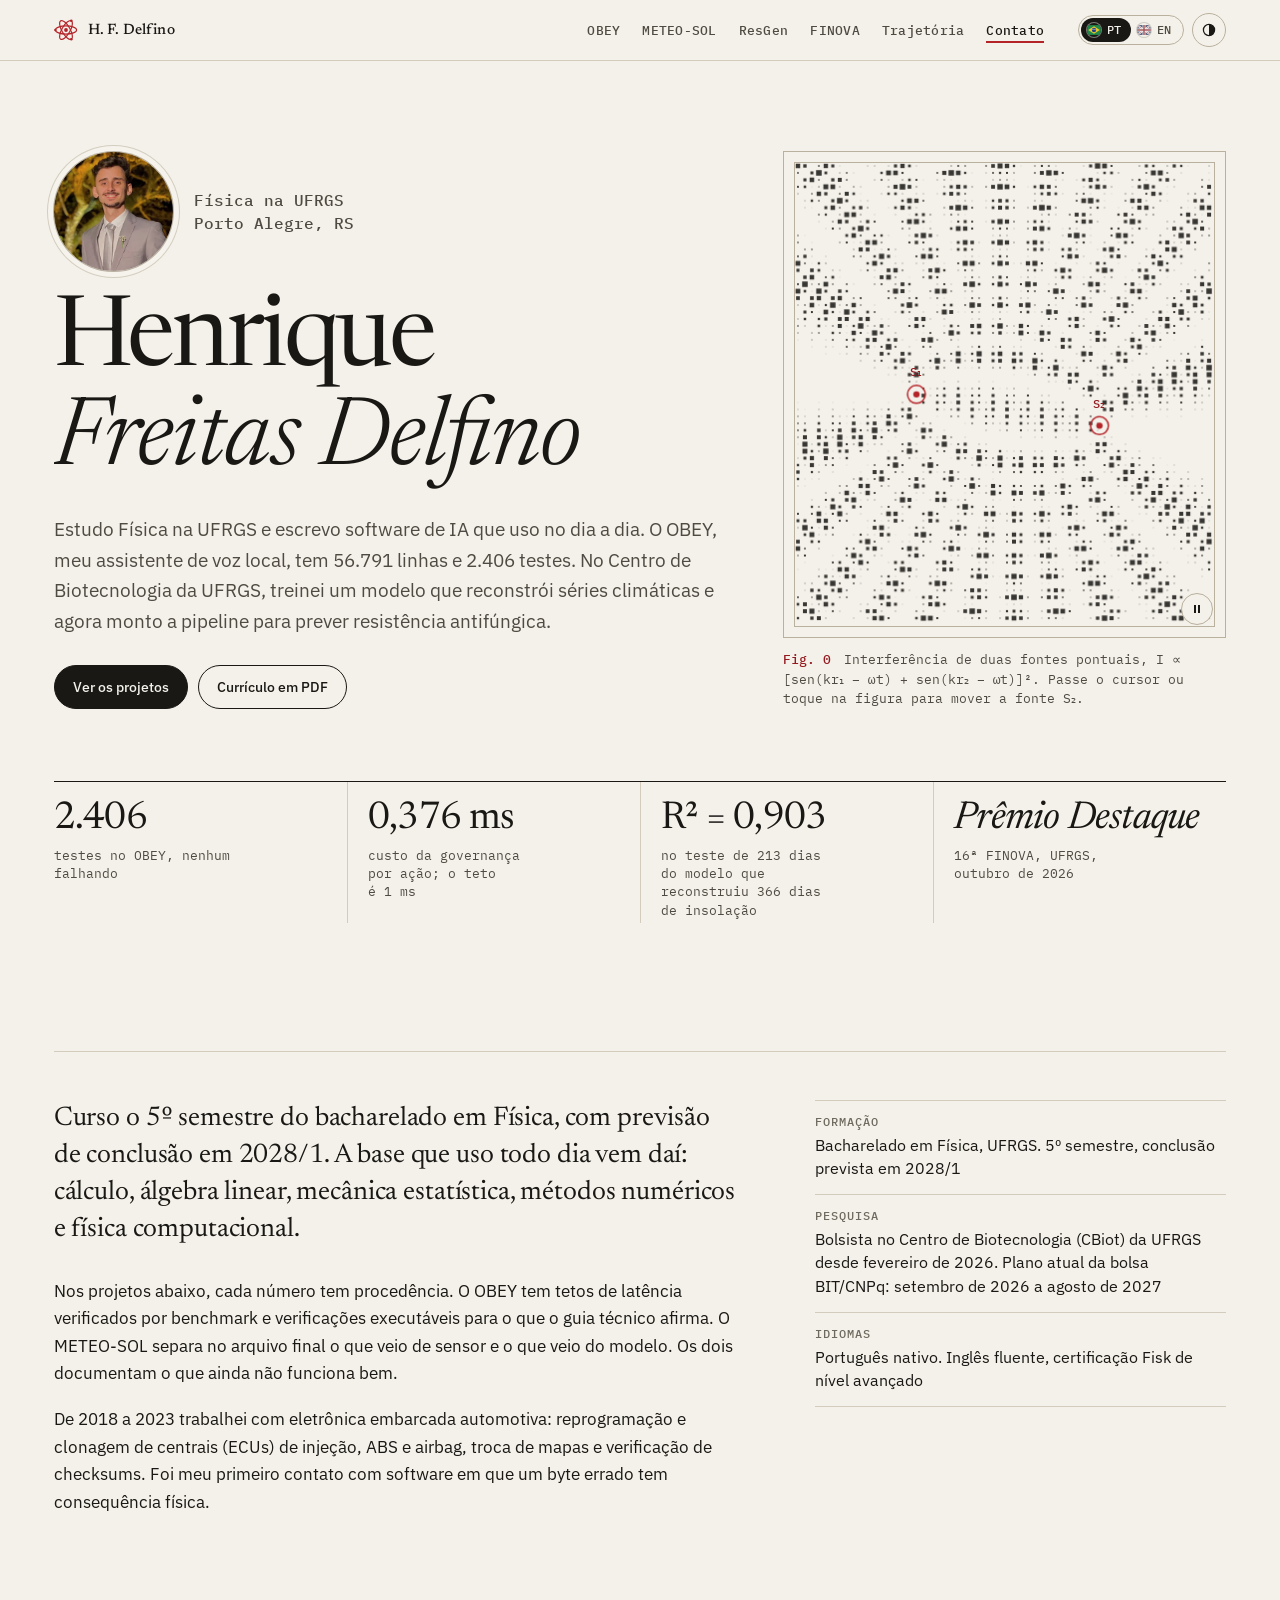
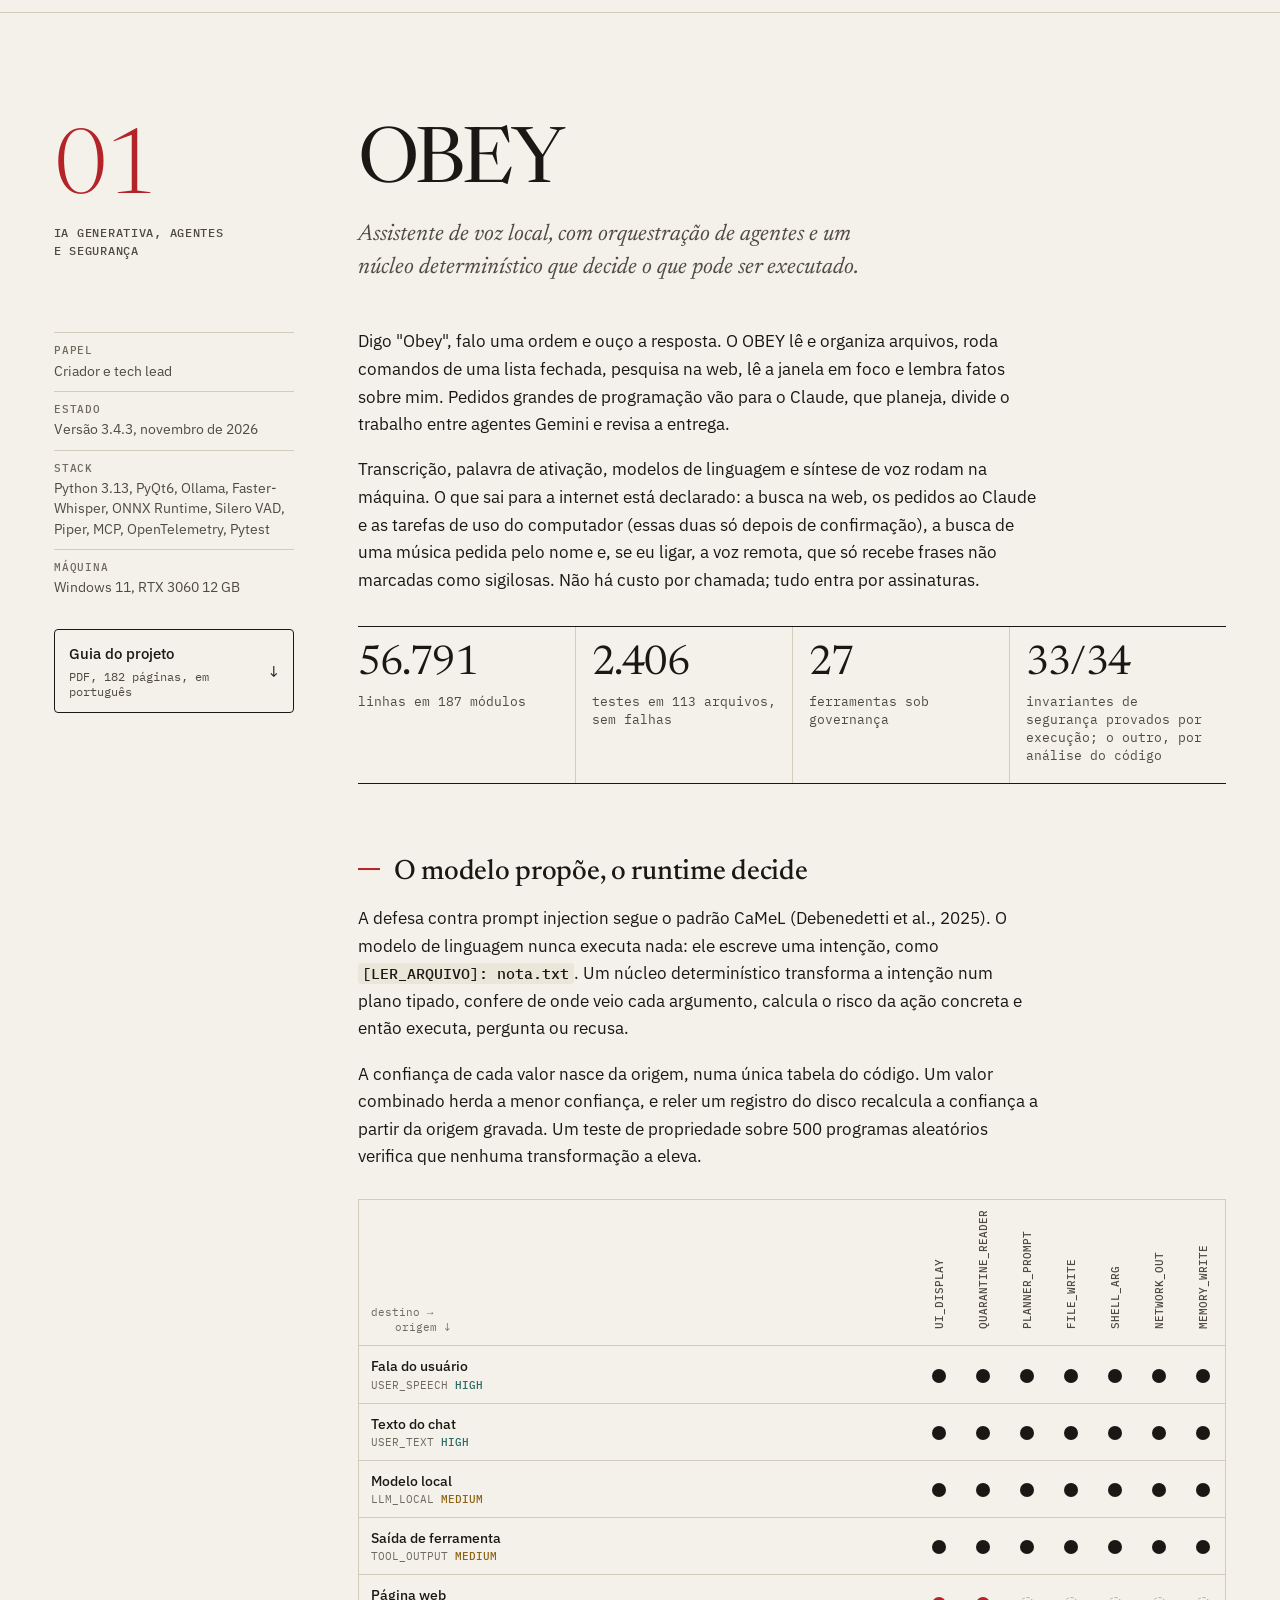
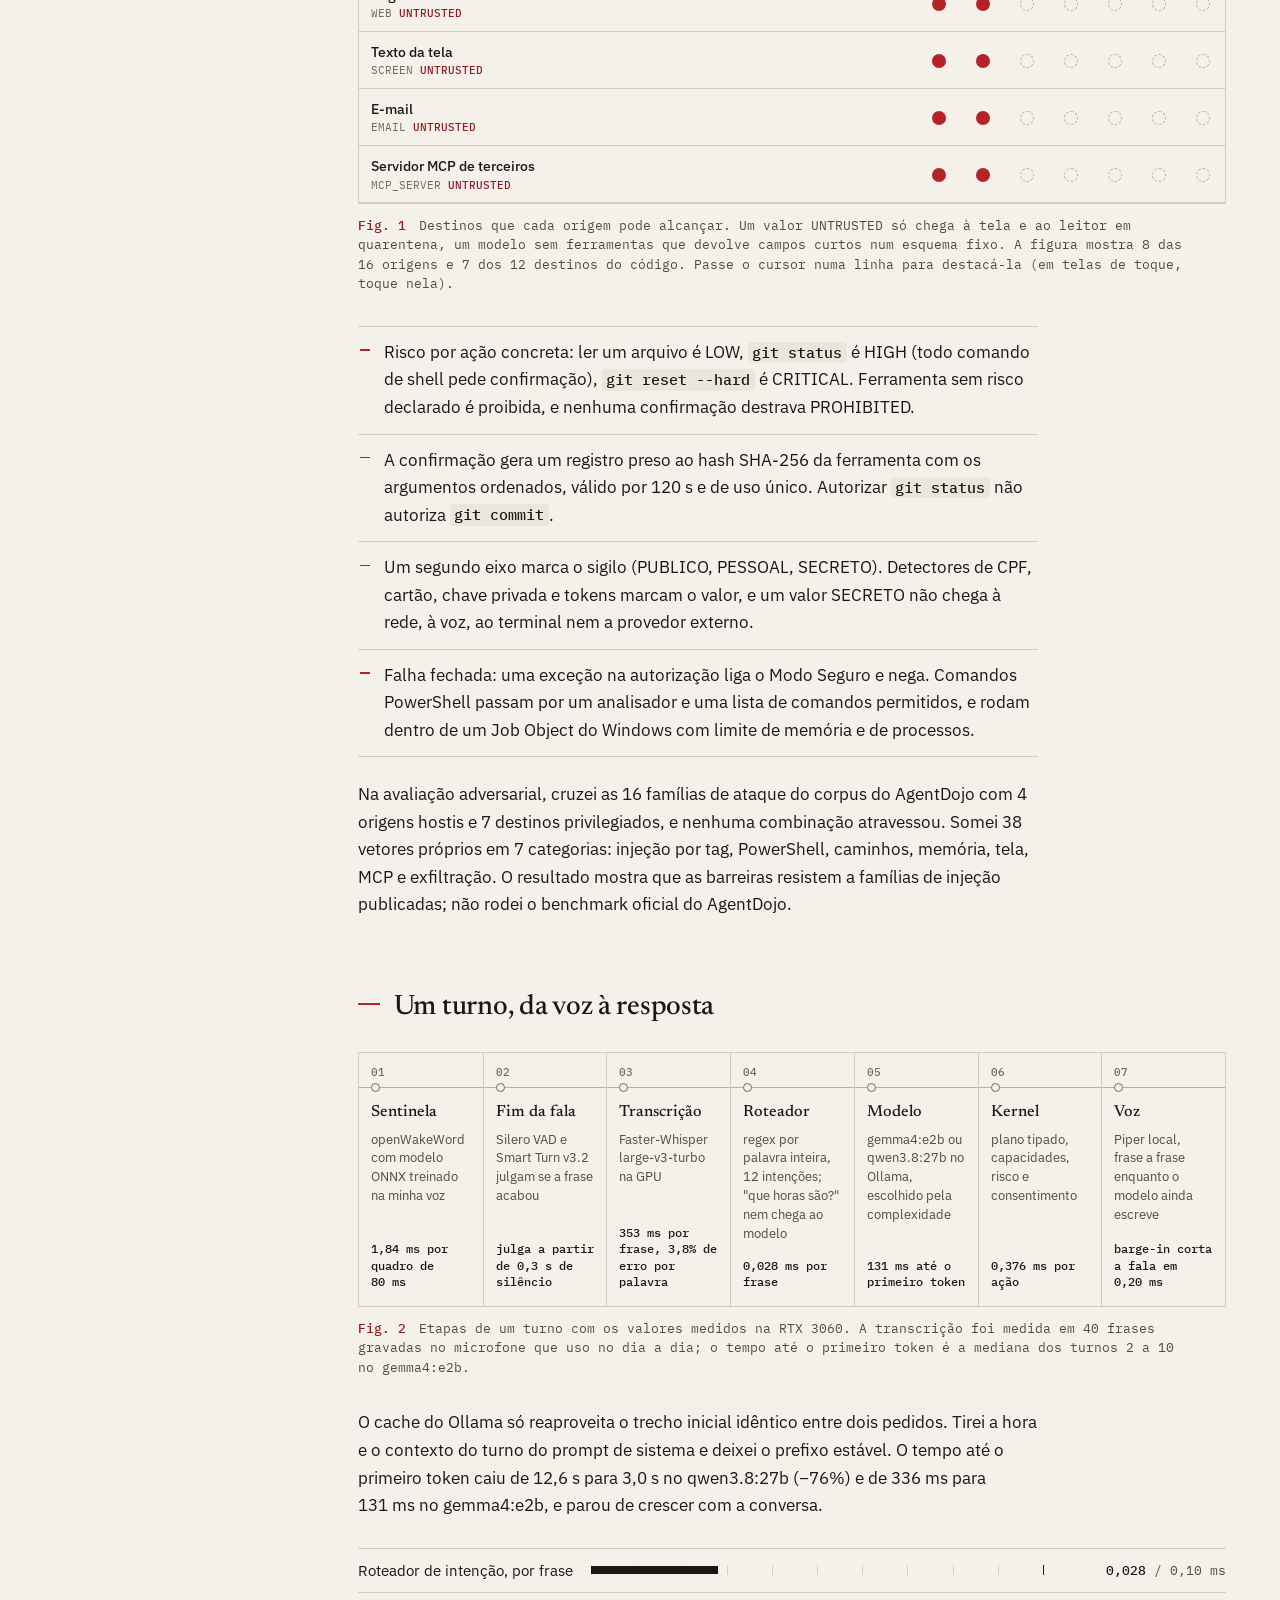
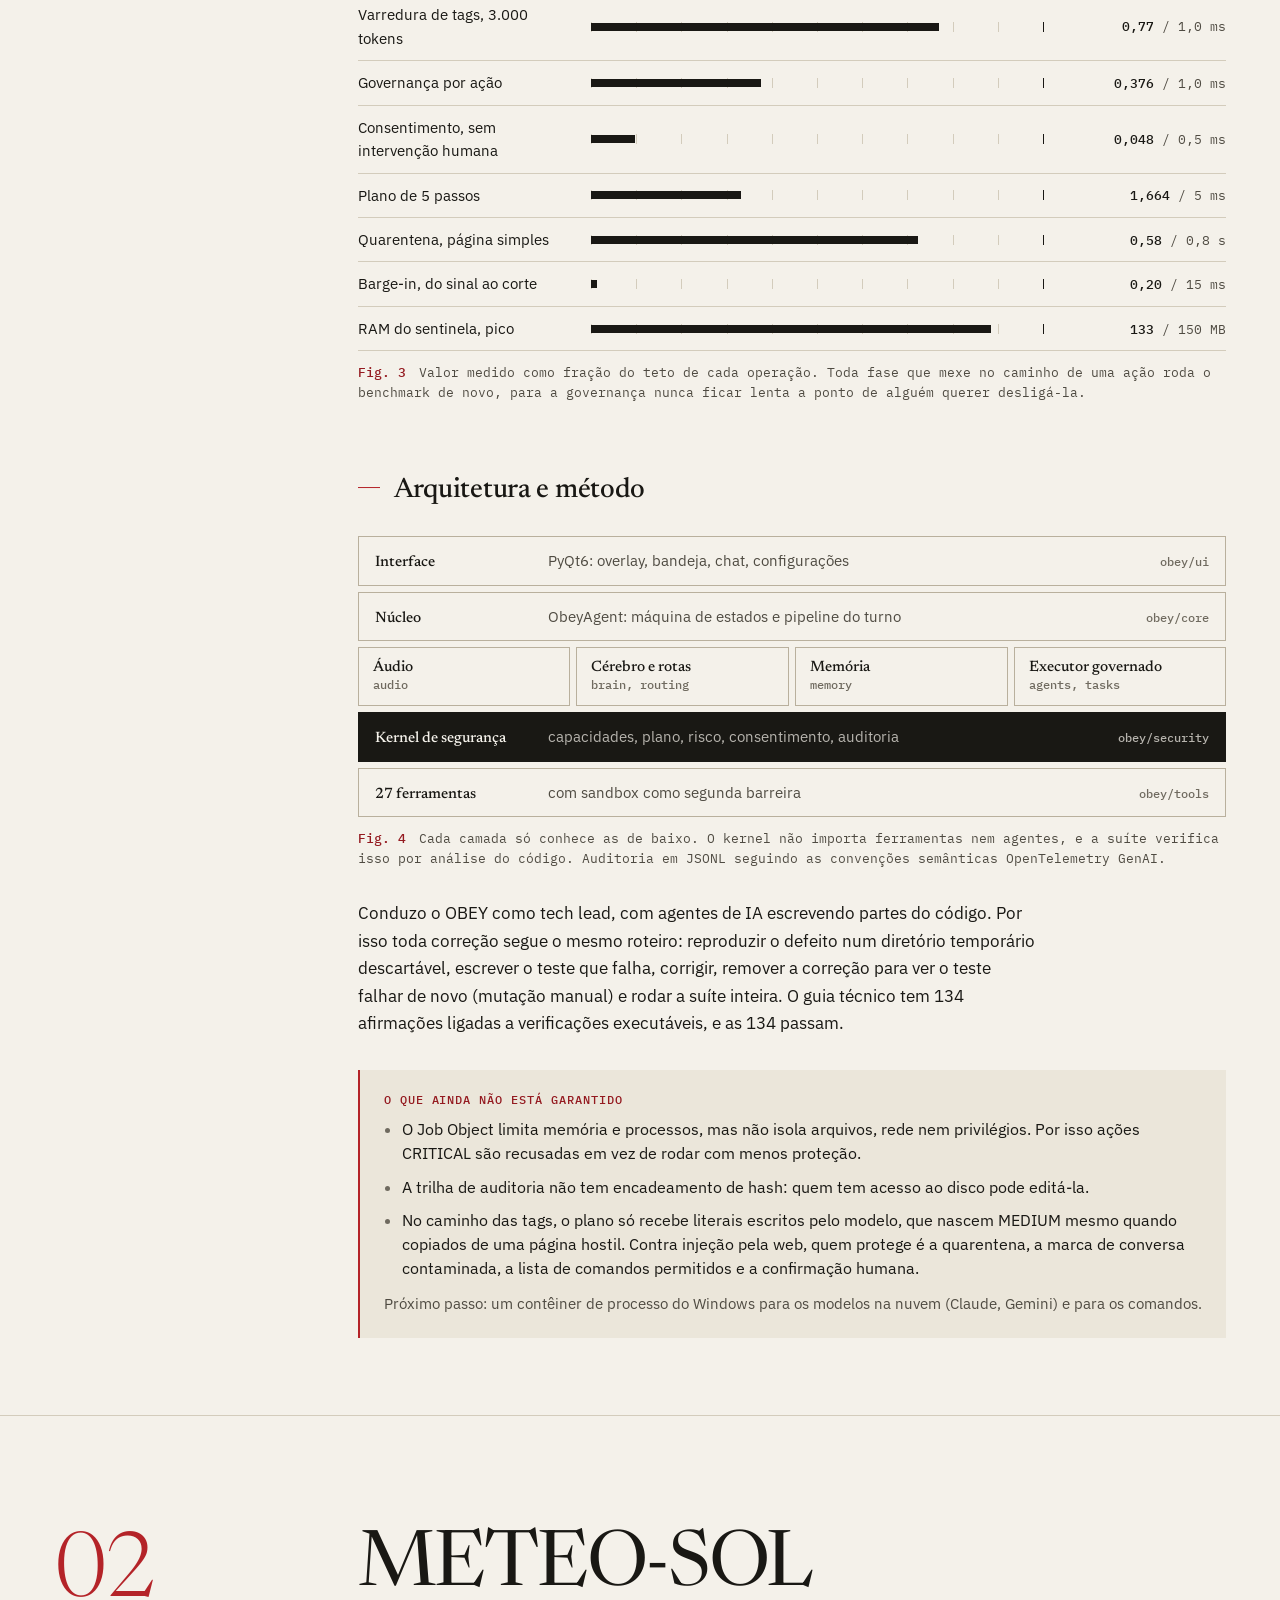
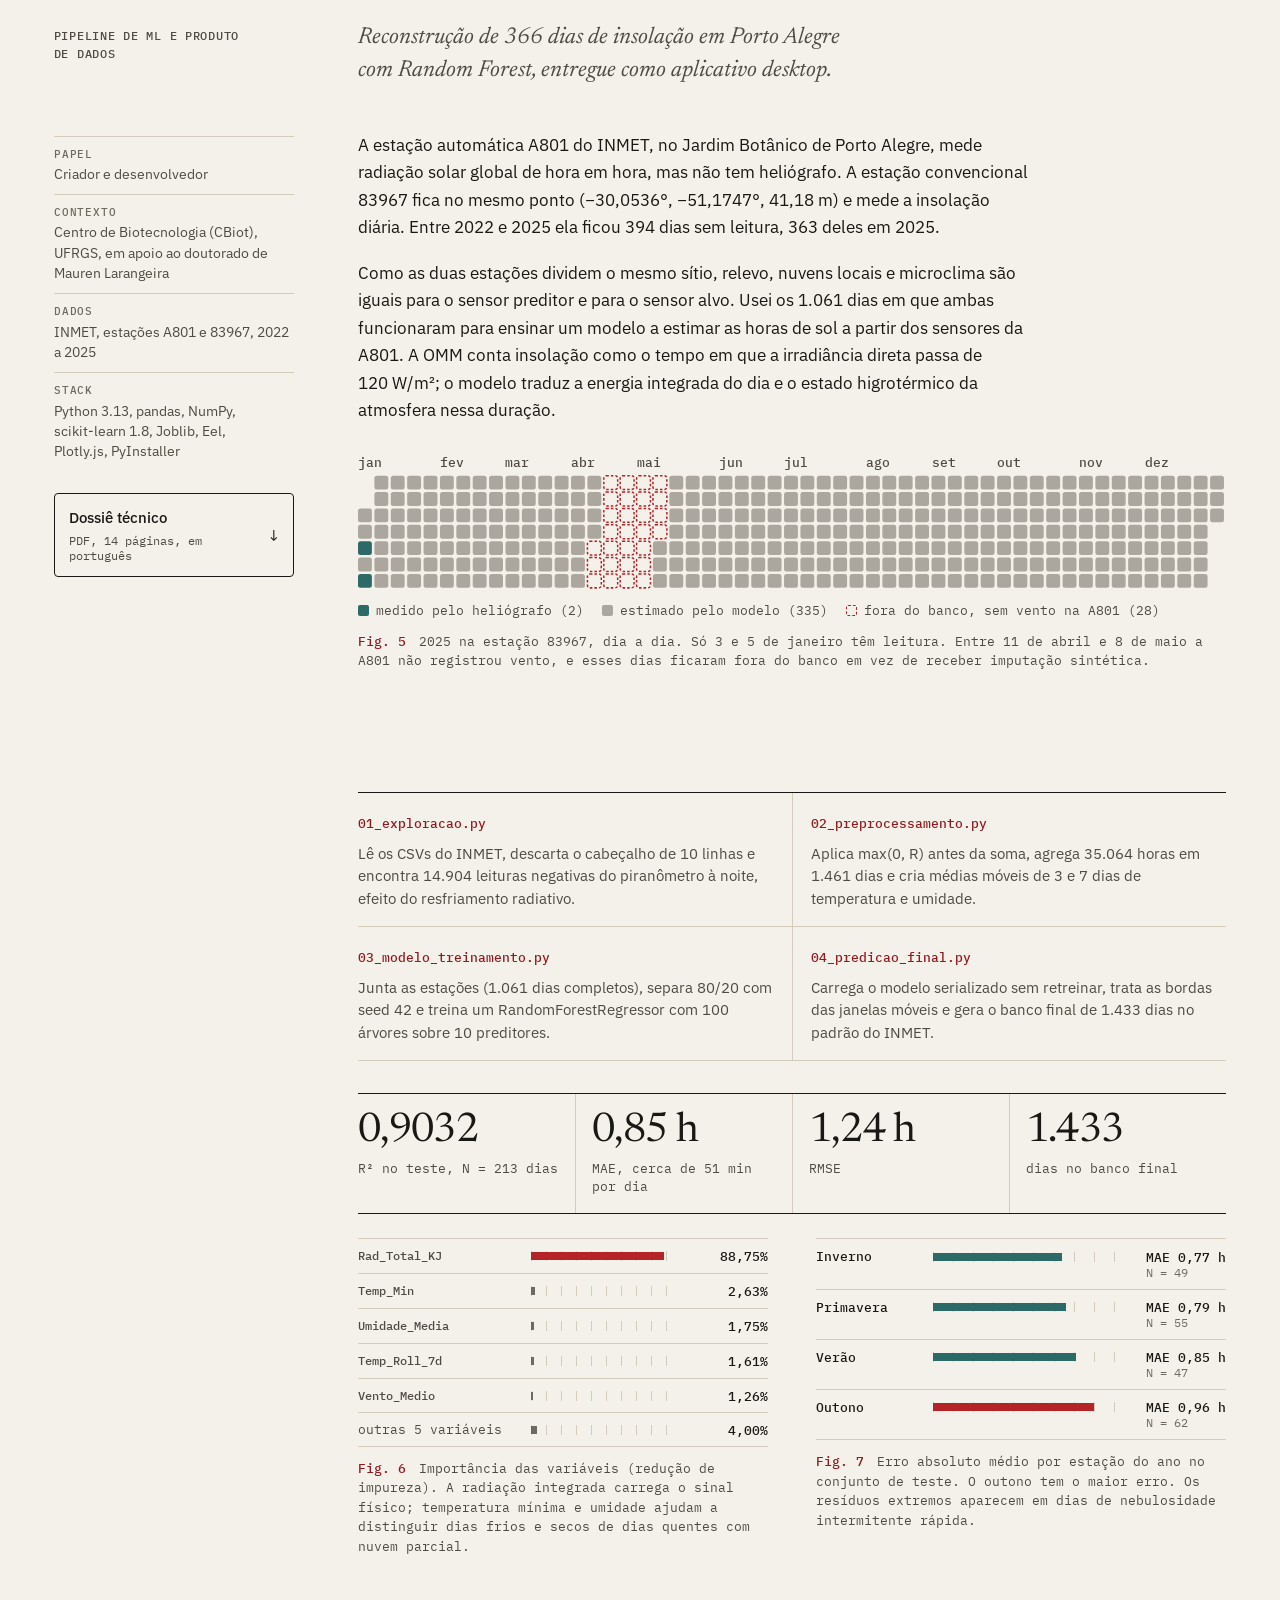
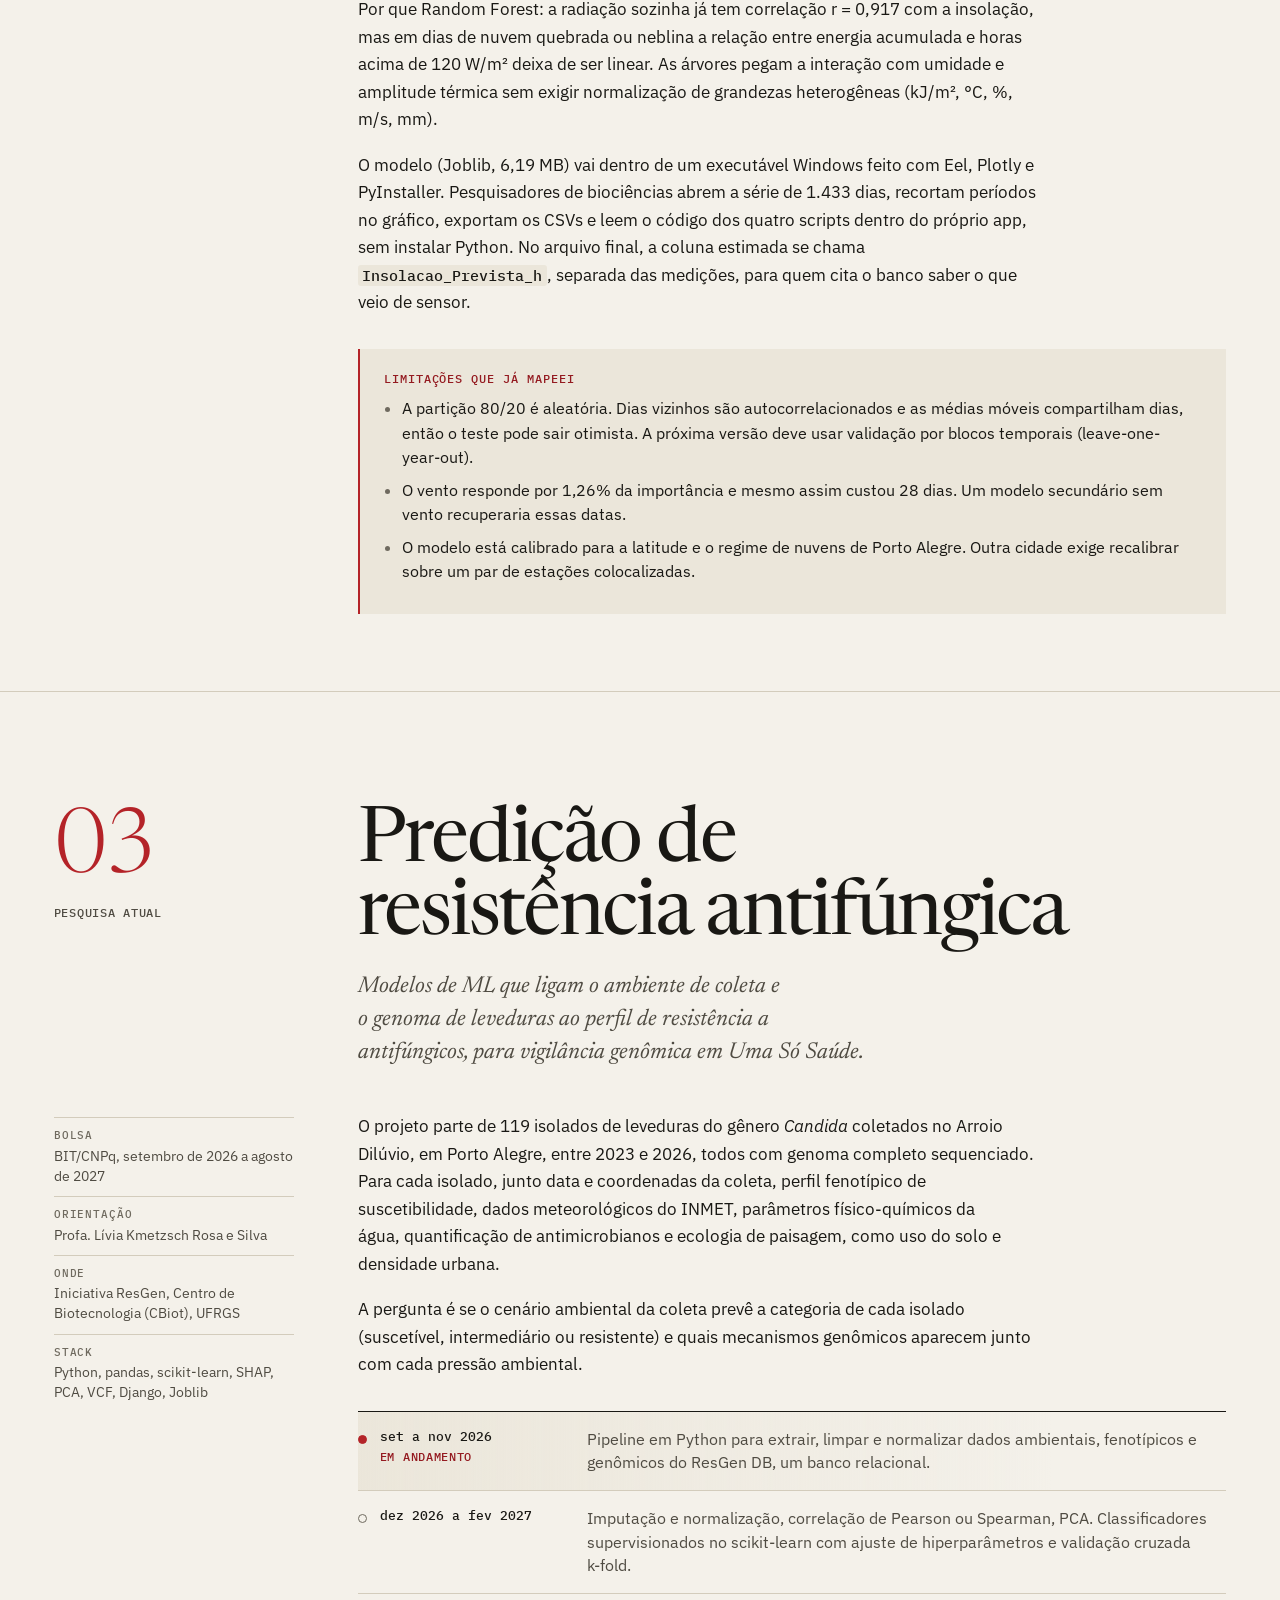
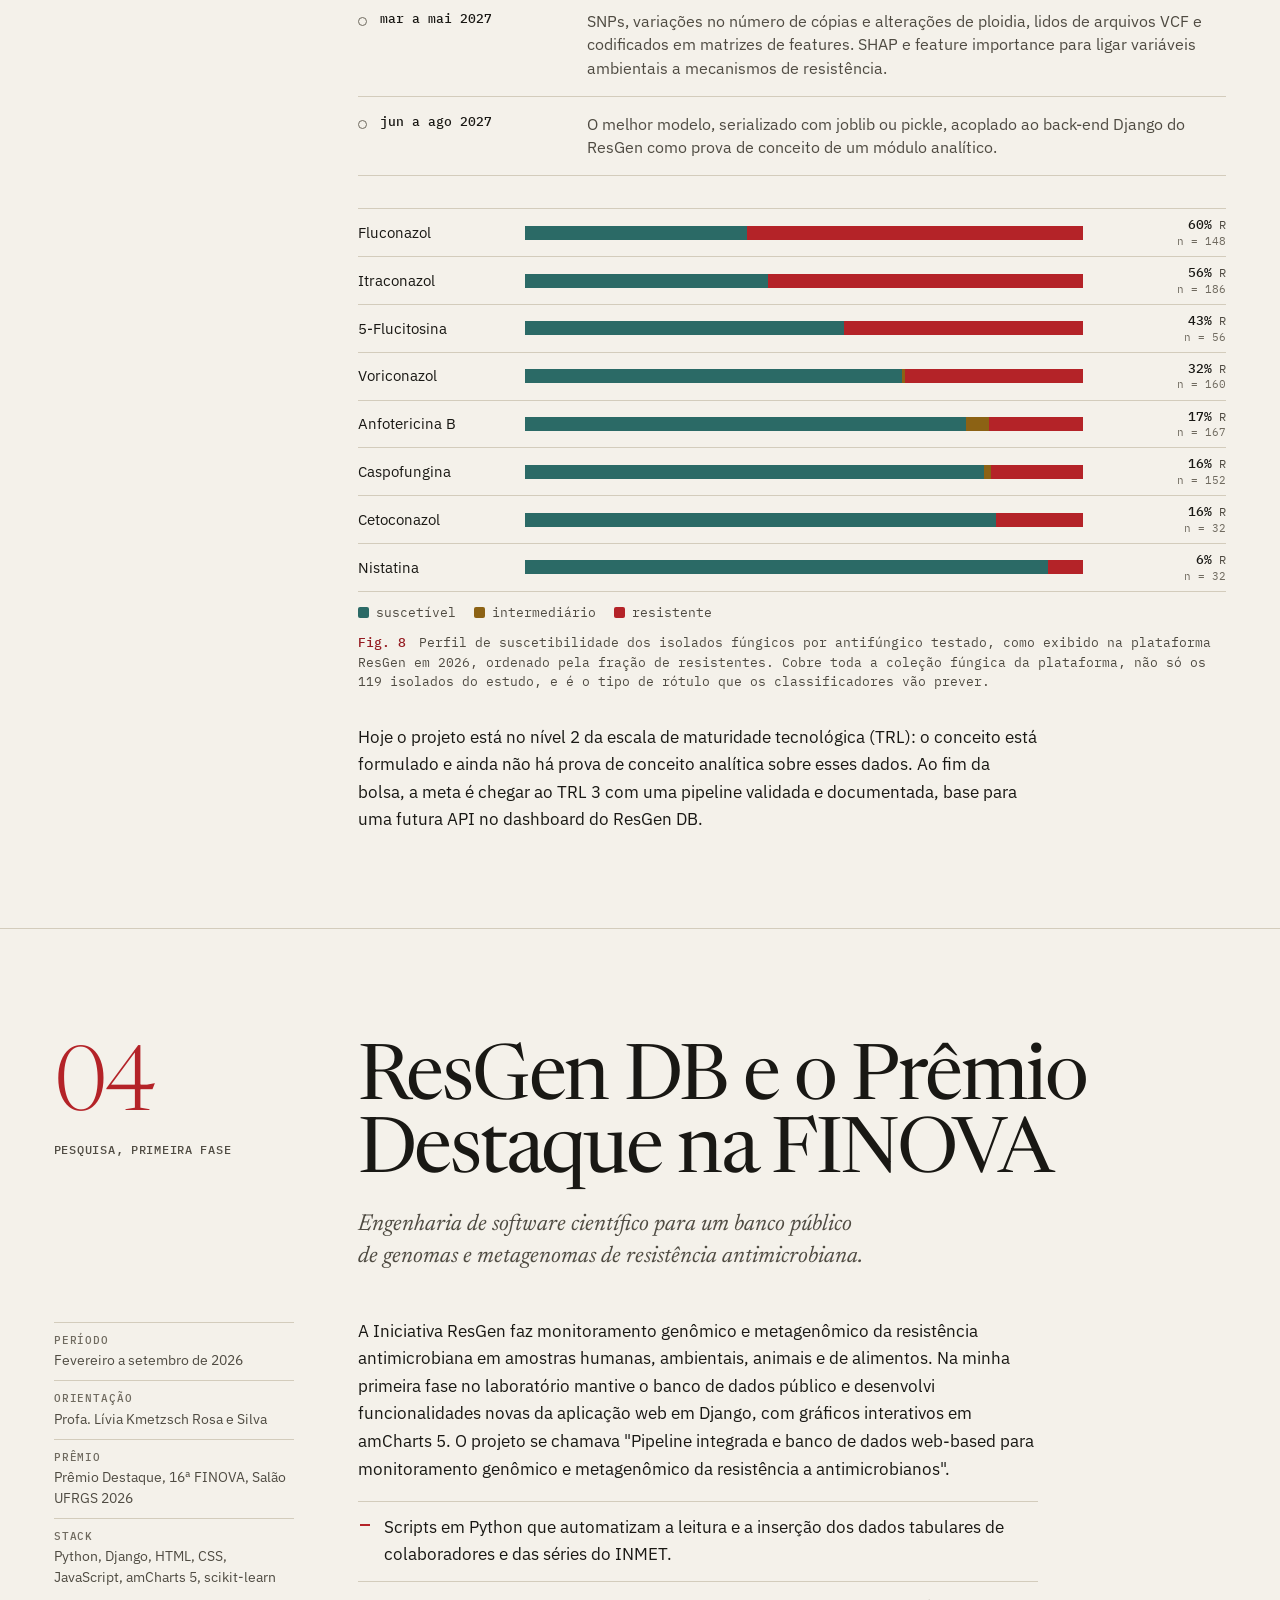
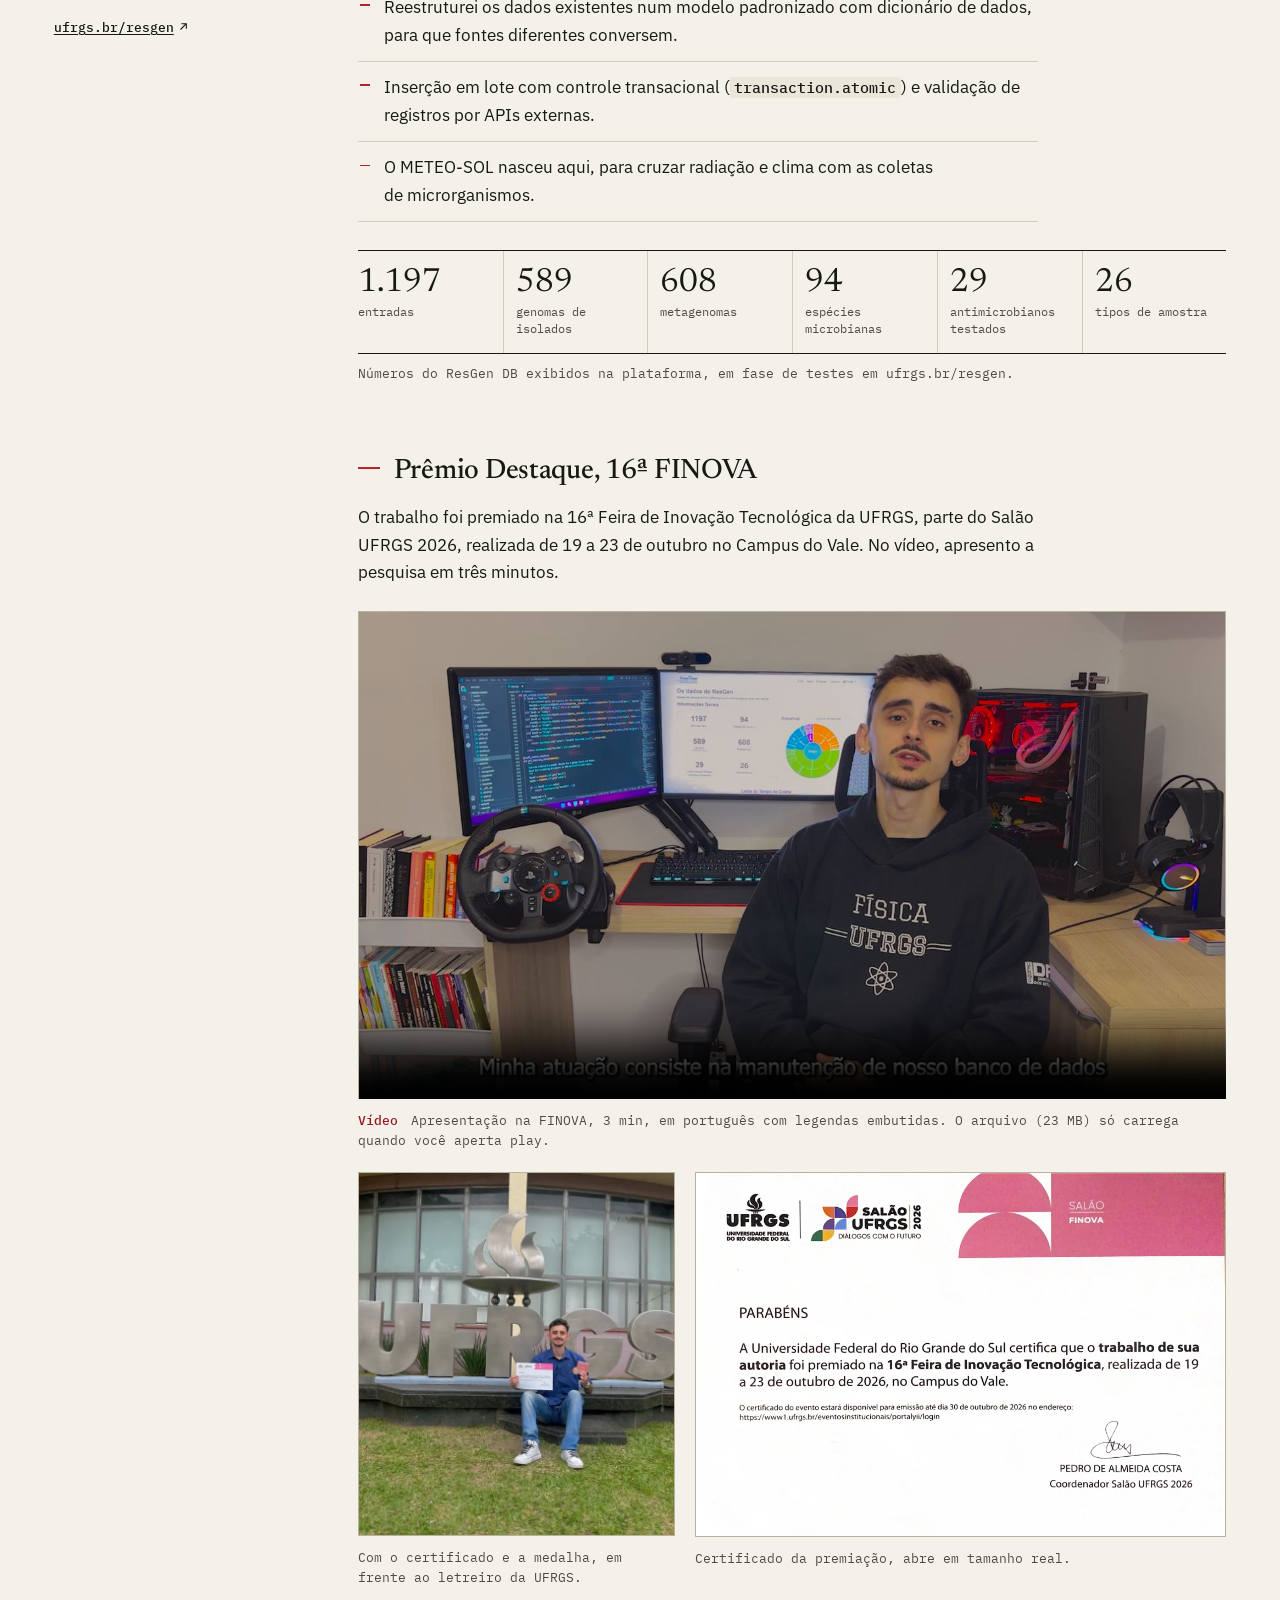
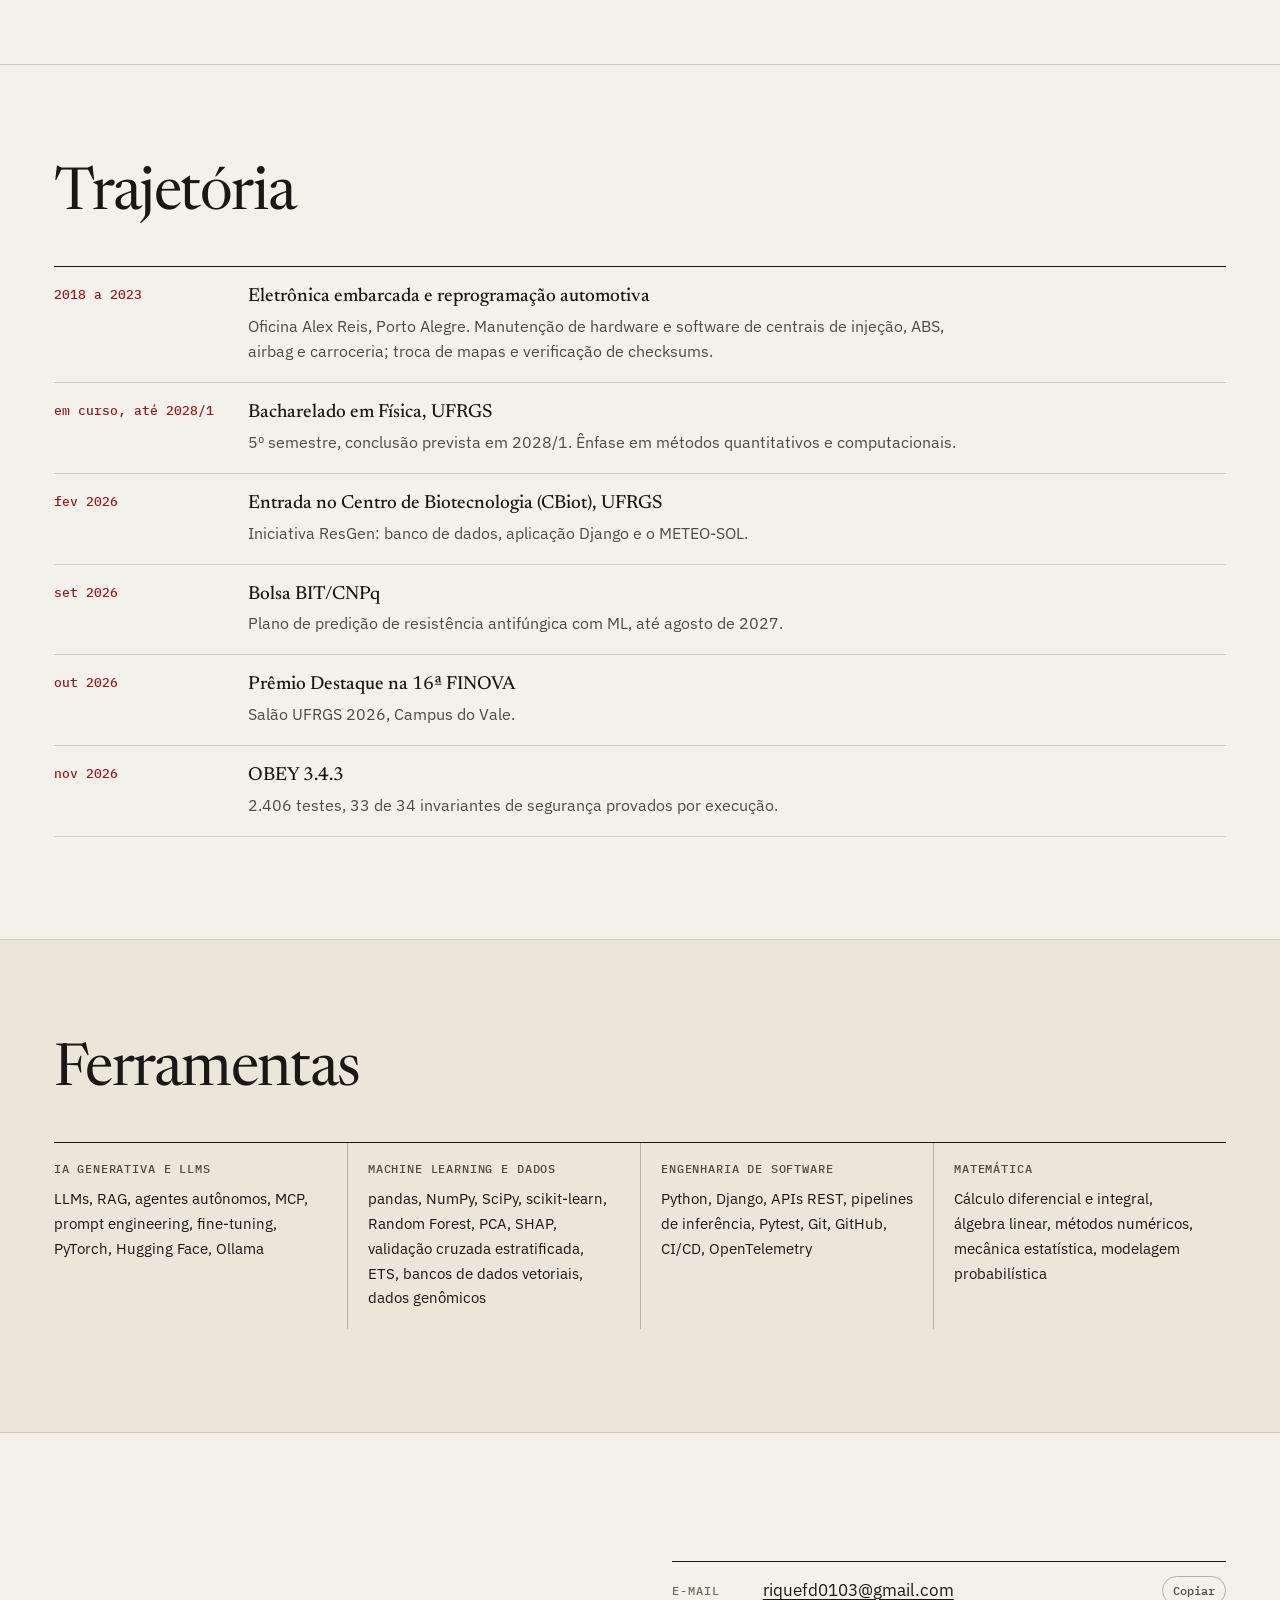
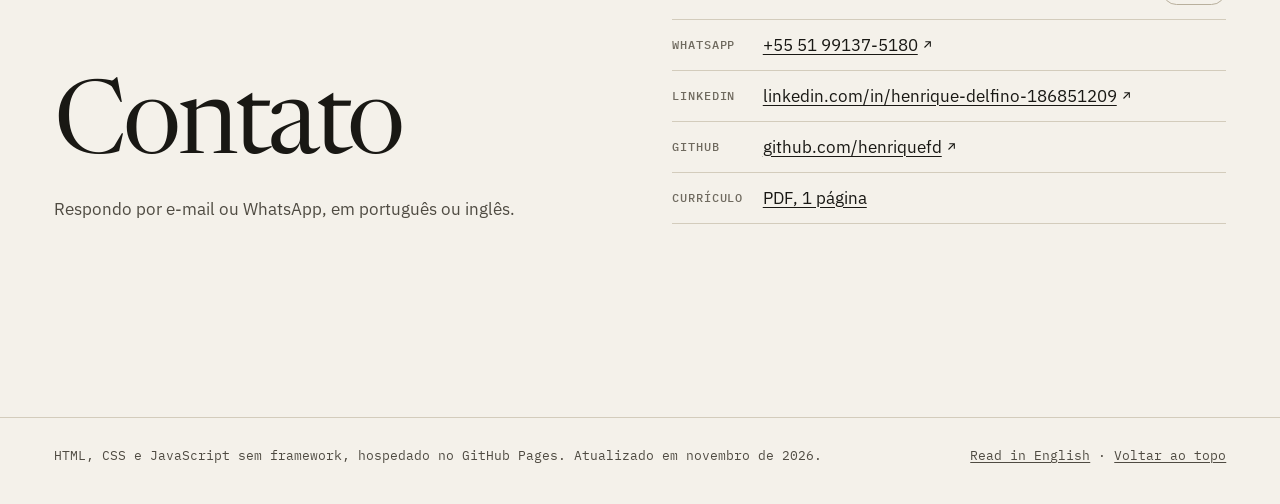
<file: index.html>
<!doctype html>
<html lang="pt-BR" data-theme="auto">
<head>
<meta charset="utf-8">
<meta name="viewport" content="width=device-width, initial-scale=1">
<title>Henrique Freitas Delfino · Física e engenharia de IA</title>
<meta name="description" content="Portfólio de Henrique Freitas Delfino, estudante de Física na UFRGS. OBEY, assistente de voz local com governança contra prompt injection; METEO-SOL, reconstrução de séries de insolação com Random Forest; pesquisa em resistência antifúngica no Centro de Biotecnologia (CBiot) da UFRGS.">
<meta name="author" content="Henrique Freitas Delfino">
<meta name="color-scheme" content="light dark">
<meta name="theme-color" content="#f4f1ea" media="(prefers-color-scheme: light)">
<meta name="theme-color" content="#12110e" media="(prefers-color-scheme: dark)">
<link rel="canonical" href="https://henriquefd.github.io/henriquefd/">
<link rel="alternate" hreflang="pt-BR" href="https://henriquefd.github.io/henriquefd/">
<link rel="alternate" hreflang="en" href="https://henriquefd.github.io/henriquefd/en/">
<link rel="alternate" hreflang="x-default" href="https://henriquefd.github.io/henriquefd/">
<meta property="og:type" content="profile">
<meta property="og:title" content="Henrique Freitas Delfino · Física e engenharia de IA">
<meta property="og:description" content="Portfólio de Henrique Freitas Delfino, estudante de Física na UFRGS. OBEY, assistente de voz local com governança contra prompt injection; METEO-SOL, reconstrução de séries de insolação com Random Forest; pesquisa em resistência antifúngica no Centro de Biotecnologia (CBiot) da UFRGS.">
<meta property="og:url" content="https://henriquefd.github.io/henriquefd/">
<meta property="og:image" content="https://henriquefd.github.io/henriquefd/assets/img/og-pt.png">
<meta property="og:image:width" content="1200">
<meta property="og:image:height" content="630">
<meta property="og:locale" content="pt_BR">
<meta name="twitter:card" content="summary_large_image">
<link rel="icon" href="assets/img/favicon.svg?v=7853ee81e4" type="image/svg+xml">
<link rel="apple-touch-icon" href="assets/img/apple-touch-icon.png?v=7853ee81e4">
<link rel="preload" href="assets/fonts/newsreader-300-600-normal.woff2" as="font" type="font/woff2" crossorigin>
<link rel="preload" href="assets/fonts/ibm-plex-sans-400-normal.woff2" as="font" type="font/woff2" crossorigin>
<link rel="stylesheet" href="assets/css/fonts.css?v=f6fa222cce">
<link rel="stylesheet" href="assets/css/main.css?v=f6fa222cce">
<script>(function(){try{var t=localStorage.getItem('theme');if(t==='light'||t==='dark')document.documentElement.setAttribute('data-theme',t)}catch(e){}document.documentElement.classList.add('js')})();</script>
<script src="assets/js/main.js?v=f6fa222cce" defer></script>
<script type="application/ld+json">{"@context":"https://schema.org","@type":"Person","name":"Henrique Freitas Delfino","url":"https://henriquefd.github.io/henriquefd/","image":"https://henriquefd.github.io/henriquefd/assets/img/henrique-retrato.jpg","email":"mailto:riquefd0103@gmail.com","telephone":"+55-51-99137-5180","jobTitle":"Estudante de Física e pesquisador bolsista em ML","affiliation":{"@type":"CollegeOrUniversity","name":"Universidade Federal do Rio Grande do Sul (UFRGS)"},"address":{"@type":"PostalAddress","addressLocality":"Porto Alegre","addressRegion":"RS","addressCountry":"BR"},"sameAs":["https://www.linkedin.com/in/henrique-delfino-186851209/","https://github.com/henriquefd"],"knowsLanguage":["pt-BR","en"]}</script>
</head>
<body>
<a class="skip" href="#conteudo">Pular para o conteúdo</a>

<header class="top" data-top>
  <div class="top-in">
    <a class="mark" href="#inicio" aria-label="Início">
      <svg viewBox="0 0 24 24" aria-hidden="true"><g class="orbits" fill="none" stroke="currentColor" stroke-width="1.15"><ellipse cx="12" cy="12" rx="10.6" ry="4.1"/><ellipse cx="12" cy="12" rx="10.6" ry="4.1" transform="rotate(60 12 12)"/><ellipse cx="12" cy="12" rx="10.6" ry="4.1" transform="rotate(120 12 12)"/><g fill="currentColor" stroke="none"><circle cx="1.4" cy="12" r="1.3"/><circle cx="17.3" cy="21.18" r="1.3"/><circle cx="17.3" cy="2.82" r="1.3"/></g></g><circle cx="12" cy="12" r="1.9" fill="currentColor"/></svg>
      <span>H. F. Delfino</span>
    </a>
    <nav class="nav" aria-label="Seções">
      <button class="nav-toggle" type="button" aria-expanded="false" aria-controls="nav-list" data-nav-toggle>
        <span class="nav-toggle-l">Menu</span><span class="nav-toggle-i" aria-hidden="true"></span>
      </button>
      <ul id="nav-list" class="nav-list" data-nav-list>
        <li><a href="#obey" data-spy="obey">OBEY</a></li><li><a href="#meteo-sol" data-spy="meteo-sol">METEO-SOL</a></li><li><a href="#resgen" data-spy="resgen">ResGen</a></li><li><a href="#finova" data-spy="finova">FINOVA</a></li><li><a href="#trajetoria" data-spy="trajetoria">Trajetória</a></li><li><a href="#contato" data-spy="contato">Contato</a></li>
      </ul>
    </nav>
    <div class="tools">
      <div class="lang" role="group" aria-label="Idioma">
        <span aria-current="true"><span class="flag" aria-hidden="true"><svg viewBox="0 0 20 14"><rect width="20" height="14" fill="#1f8a4c"/><path d="M10 1.6 18.2 7 10 12.4 1.8 7z" fill="#f3c623"/><circle cx="10" cy="7" r="3.1" fill="#1d3f8f"/><path d="M7.1 6.3c2-.6 4-.4 5.8.6" stroke="#fff" stroke-width=".6" fill="none"/></svg></span>PT</span><a href="en/index.html" hreflang="en" lang="en" data-lang-link aria-label="English"><span class="flag" aria-hidden="true"><svg viewBox="0 0 20 14"><rect width="20" height="14" fill="#1f3a7a"/><path d="M0 0 20 14M20 0 0 14" stroke="#fff" stroke-width="2.6"/><path d="M0 0 20 14M20 0 0 14" stroke="#c8202f" stroke-width=".9"/><path d="M10 0v14M0 7h20" stroke="#fff" stroke-width="4"/><path d="M10 0v14M0 7h20" stroke="#c8202f" stroke-width="2.2"/></svg></span>EN</a>
      </div>
      <button class="theme" type="button" data-theme-toggle aria-label="Alternar tema claro e escuro">
        <svg viewBox="0 0 20 20" aria-hidden="true"><circle cx="10" cy="10" r="6.2" fill="none" stroke="currentColor" stroke-width="1.4"/><path d="M10 3.8a6.2 6.2 0 0 1 0 12.4z" fill="currentColor"/></svg>
      </button>
    </div>
  </div>
  <div class="progress" aria-hidden="true"><span data-progress></span></div>
</header>

<main id="conteudo">

<section class="hero" id="inicio" aria-labelledby="hero-title">
  <div class="wrap hero-grid">
    <div class="hero-text">
      <p class="byline">
        <picture>
          <source srcset="assets/img/henrique-retrato-320.webp" type="image/webp">
          <img src="assets/img/henrique-retrato.jpg" width="56" height="56" alt="Retrato de Henrique Freitas Delfino">
        </picture>
        <span>Física na UFRGS<br>Porto Alegre, RS</span>
      </p>
      <h1 id="hero-title" class="hero-name"><span class="ln"><span>Henrique</span></span> <span class="ln"><span>Freitas Delfino</span></span></h1>
      <p class="hero-lead">Estudo Física na UFRGS e escrevo software de IA que uso no dia a dia. O OBEY, meu assistente de voz local, tem 56.791 linhas e 2.406 testes. No Centro de Biotecnologia da UFRGS, treinei um modelo que reconstrói séries climáticas e agora monto a pipeline para prever resistência antifúngica.</p>
      <div class="hero-cta">
        <a class="btn btn-solid" href="#obey">Ver os projetos</a>
        <a class="btn" href="assets/docs/henrique-delfino-curriculo.pdf" target="_blank" rel="noopener">Currículo em PDF<span class="sr-only"> (abre em nova aba)</span></a>
      </div>
    </div>
    <figure class="hero-fig">
      <div class="field" data-field>
        <canvas aria-hidden="true"></canvas>
        <span class="field-tick t1" aria-hidden="true">S₁</span>
        <span class="field-tick t2" aria-hidden="true" data-s2>S₂</span>
        <button class="field-pause" type="button" data-field-pause aria-pressed="false" aria-label="Pausar animação" data-label-play="Retomar animação" data-label-pause="Pausar animação">
          <svg viewBox="0 0 12 12" aria-hidden="true"><path class="p-pause" d="M3 2h2v8H3zM7 2h2v8H7z"/><path class="p-play" d="M3 2l7 4-7 4z"/></svg>
        </button>
      </div>
      <figcaption><span class="fig-n">Fig. 0</span> Interferência de duas fontes pontuais, I ∝ [sen(kr₁ − ωt) + sen(kr₂ − ωt)]². Passe o cursor ou toque na figura para mover a fonte S₂.</figcaption>
    </figure>
  </div>
  <div class="wrap">
    <dl class="hero-stats">
      <div><dt>testes no OBEY, nenhum falhando</dt><dd>2.406</dd></div>
      <div><dt>custo da governança por ação; o teto é 1 ms</dt><dd>0,376 ms</dd></div>
      <div><dt>no teste de 213 dias do modelo que reconstruiu 366 dias de insolação</dt><dd>R² = 0,903</dd></div>
      <div><dt>16ª FINOVA, UFRGS, outubro de 2026</dt><dd class="dd-text">Prêmio Destaque</dd></div>
    </dl>
  </div>
</section>

<section class="about wrap" aria-labelledby="about-title">
  <h2 id="about-title" class="sr-only">Sobre</h2>
  <div class="about-grid">
    <div class="about-text" data-reveal>
      <p>Curso o 5º semestre do bacharelado em Física, com previsão de conclusão em 2028/1. A base que uso todo dia vem daí: cálculo, álgebra linear, mecânica estatística, métodos numéricos e física computacional.</p>
      <p>Nos projetos abaixo, cada número tem procedência. O OBEY tem tetos de latência verificados por benchmark e verificações executáveis para o que o guia técnico afirma. O <span class="nw">METEO-SOL</span> separa no arquivo final o que veio de sensor e o que veio do modelo. Os dois documentam o que ainda não funciona bem.</p>
      <p>De 2018 a 2023 trabalhei com eletrônica embarcada automotiva: reprogramação e clonagem de centrais (ECUs) de injeção, ABS e airbag, troca de mapas e verificação de checksums. Foi meu primeiro contato com software em que um byte errado tem consequência física.</p>
    </div>
    <dl class="facts" data-reveal>
      <div><dt>Formação</dt><dd>Bacharelado em Física, UFRGS. 5º semestre, conclusão prevista em 2028/1</dd></div>
      <div><dt>Pesquisa</dt><dd>Bolsista no Centro de Biotecnologia (CBiot) da UFRGS desde fevereiro de 2026. Plano atual da bolsa BIT/CNPq: setembro de 2026 a agosto de 2027</dd></div>
      <div><dt>Idiomas</dt><dd>Português nativo. Inglês fluente, certificação Fisk de nível avançado</dd></div>
    </dl>
  </div>
</section>

<!-- 01 OBEY -->
<section class="chapter" id="obey" aria-labelledby="obey-title">
  <div class="wrap chapter-grid">
    <div class="ch-top" data-reveal><p class="ch-n">01</p>
        <p class="ch-k">IA generativa, agentes e segurança</p></div>
    <header class="ch-head" data-reveal>
        <h2 id="obey-title">OBEY</h2>
        <p class="ch-sub">Assistente de voz local, com orquestração de agentes e um núcleo determinístico que decide o que pode ser executado.</p>
      </header>
    <aside class="margin" aria-label="Ficha do projeto OBEY">
      <div class="margin-in">
        <dl class="ficha">
          <div><dt>Papel</dt><dd>Criador e tech lead</dd></div>
          <div><dt>Estado</dt><dd>Versão 3.4.3, novembro de 2026</dd></div>
          <div><dt>Stack</dt><dd>Python 3.13, PyQt6, Ollama, Faster-Whisper, ONNX Runtime, Silero VAD, Piper, MCP, OpenTelemetry, Pytest</dd></div>
          <div><dt>Máquina</dt><dd>Windows 11, RTX 3060 12 GB</dd></div>
        </dl>
        <a class="doclink" href="assets/docs/obey-guia-do-projeto.pdf" target="_blank" rel="noopener"><span class="doclink-t">Guia do projeto</span><span class="doclink-m">PDF, 182 páginas, em português</span><span class="sr-only"> (PDF, abre em nova aba)</span></a>
      </div>
    </aside>
    <div class="chapter-body">

      <div class="prose" data-reveal>
        <p>Digo "Obey", falo uma ordem e ouço a resposta. O OBEY lê e organiza arquivos, roda comandos de uma lista fechada, pesquisa na web, lê a janela em foco e lembra fatos sobre mim. Pedidos grandes de programação vão para o Claude, que planeja, divide o trabalho entre agentes Gemini e revisa a entrega.</p>
        <p>Transcrição, palavra de ativação, modelos de linguagem e síntese de voz rodam na máquina. O que sai para a internet está declarado: a busca na web, os pedidos ao Claude e as tarefas de uso do computador (essas duas só depois de confirmação), a busca de uma música pedida pelo nome e, se eu ligar, a voz remota, que só recebe frases não marcadas como sigilosas. Não há custo por chamada; tudo entra por assinaturas.</p>
      </div>

      <dl class="kpis" data-reveal>
        <div><dd data-count="56791">56.791</dd><dt>linhas em 187 módulos</dt></div>
        <div><dd data-count="2406">2.406</dd><dt>testes em 113 arquivos, sem falhas</dt></div>
        <div><dd data-count="27">27</dd><dt>ferramentas sob governança</dt></div>
        <div><dd>33/34</dd><dt>invariantes de segurança provados por execução; o outro, por análise do código</dt></div>
      </dl>

      <h3 class="h3" data-reveal>O modelo propõe, o runtime decide</h3>
      <div class="prose" data-reveal>
        <p>A defesa contra prompt injection segue o padrão CaMeL (Debenedetti et al., 2025). O modelo de linguagem nunca executa nada: ele escreve uma intenção, como <code>[LER_ARQUIVO]: nota.txt</code>. Um núcleo determinístico transforma a intenção num plano tipado, confere de onde veio cada argumento, calcula o risco da ação concreta e então executa, pergunta ou recusa.</p>
        <p>A confiança de cada valor nasce da origem, numa única tabela do código. Um valor combinado herda a menor confiança, e reler um registro do disco recalcula a confiança a partir da origem gravada. Um teste de propriedade sobre 500 programas aleatórios verifica que nenhuma transformação a eleva.</p>
      </div>

      <figure class="fig fig-wide" data-reveal>
        
<div class="matrix-wrap">
<table class="matrix" data-matrix>
  <caption class="sr-only">Destinos que cada origem de valor pode alcançar no OBEY</caption>
  <thead><tr>
    <th scope="col" class="matrix-corner"><span>destino →</span><span>origem ↓</span></th>
    <th scope="col" title="exibição na tela"><span class="vh"><code>UI_DISPLAY</code></span></th><th scope="col" title="leitor em quarentena"><span class="vh"><code>QUARANTINE_READER</code></span></th><th scope="col" title="prompt do planejador"><span class="vh"><code>PLANNER_PROMPT</code></span></th><th scope="col" title="escrita de arquivo"><span class="vh"><code>FILE_WRITE</code></span></th><th scope="col" title="argumento de shell"><span class="vh"><code>SHELL_ARG</code></span></th><th scope="col" title="saída de rede"><span class="vh"><code>NETWORK_OUT</code></span></th><th scope="col" title="escrita na memória"><span class="vh"><code>MEMORY_WRITE</code></span></th>
  </tr></thead>
  <tbody>
  <tr data-trust="HIGH">
    <th scope="row"><span class="o-name">Fala do usuário</span><span class="o-meta"><code>USER_SPEECH</code> <span class="trust trust-high">HIGH</span></span></th>
    <td class="ok"><span class="cell" aria-hidden="true"></span><span class="sr-only">permitido</span></td><td class="ok"><span class="cell" aria-hidden="true"></span><span class="sr-only">permitido</span></td><td class="ok"><span class="cell" aria-hidden="true"></span><span class="sr-only">permitido</span></td><td class="ok"><span class="cell" aria-hidden="true"></span><span class="sr-only">permitido</span></td><td class="ok"><span class="cell" aria-hidden="true"></span><span class="sr-only">permitido</span></td><td class="ok"><span class="cell" aria-hidden="true"></span><span class="sr-only">permitido</span></td><td class="ok"><span class="cell" aria-hidden="true"></span><span class="sr-only">permitido</span></td>
  </tr><tr data-trust="HIGH">
    <th scope="row"><span class="o-name">Texto do chat</span><span class="o-meta"><code>USER_TEXT</code> <span class="trust trust-high">HIGH</span></span></th>
    <td class="ok"><span class="cell" aria-hidden="true"></span><span class="sr-only">permitido</span></td><td class="ok"><span class="cell" aria-hidden="true"></span><span class="sr-only">permitido</span></td><td class="ok"><span class="cell" aria-hidden="true"></span><span class="sr-only">permitido</span></td><td class="ok"><span class="cell" aria-hidden="true"></span><span class="sr-only">permitido</span></td><td class="ok"><span class="cell" aria-hidden="true"></span><span class="sr-only">permitido</span></td><td class="ok"><span class="cell" aria-hidden="true"></span><span class="sr-only">permitido</span></td><td class="ok"><span class="cell" aria-hidden="true"></span><span class="sr-only">permitido</span></td>
  </tr><tr data-trust="MEDIUM">
    <th scope="row"><span class="o-name">Modelo local</span><span class="o-meta"><code>LLM_LOCAL</code> <span class="trust trust-medium">MEDIUM</span></span></th>
    <td class="ok"><span class="cell" aria-hidden="true"></span><span class="sr-only">permitido</span></td><td class="ok"><span class="cell" aria-hidden="true"></span><span class="sr-only">permitido</span></td><td class="ok"><span class="cell" aria-hidden="true"></span><span class="sr-only">permitido</span></td><td class="ok"><span class="cell" aria-hidden="true"></span><span class="sr-only">permitido</span></td><td class="ok"><span class="cell" aria-hidden="true"></span><span class="sr-only">permitido</span></td><td class="ok"><span class="cell" aria-hidden="true"></span><span class="sr-only">permitido</span></td><td class="ok"><span class="cell" aria-hidden="true"></span><span class="sr-only">permitido</span></td>
  </tr><tr data-trust="MEDIUM">
    <th scope="row"><span class="o-name">Saída de ferramenta</span><span class="o-meta"><code>TOOL_OUTPUT</code> <span class="trust trust-medium">MEDIUM</span></span></th>
    <td class="ok"><span class="cell" aria-hidden="true"></span><span class="sr-only">permitido</span></td><td class="ok"><span class="cell" aria-hidden="true"></span><span class="sr-only">permitido</span></td><td class="ok"><span class="cell" aria-hidden="true"></span><span class="sr-only">permitido</span></td><td class="ok"><span class="cell" aria-hidden="true"></span><span class="sr-only">permitido</span></td><td class="ok"><span class="cell" aria-hidden="true"></span><span class="sr-only">permitido</span></td><td class="ok"><span class="cell" aria-hidden="true"></span><span class="sr-only">permitido</span></td><td class="ok"><span class="cell" aria-hidden="true"></span><span class="sr-only">permitido</span></td>
  </tr><tr data-trust="UNTRUSTED">
    <th scope="row"><span class="o-name">Página web</span><span class="o-meta"><code>WEB</code> <span class="trust trust-untrusted">UNTRUSTED</span></span></th>
    <td class="ok"><span class="cell" aria-hidden="true"></span><span class="sr-only">permitido</span></td><td class="ok"><span class="cell" aria-hidden="true"></span><span class="sr-only">permitido</span></td><td class="no"><span class="cell" aria-hidden="true"></span><span class="sr-only">bloqueado</span></td><td class="no"><span class="cell" aria-hidden="true"></span><span class="sr-only">bloqueado</span></td><td class="no"><span class="cell" aria-hidden="true"></span><span class="sr-only">bloqueado</span></td><td class="no"><span class="cell" aria-hidden="true"></span><span class="sr-only">bloqueado</span></td><td class="no"><span class="cell" aria-hidden="true"></span><span class="sr-only">bloqueado</span></td>
  </tr><tr data-trust="UNTRUSTED">
    <th scope="row"><span class="o-name">Texto da tela</span><span class="o-meta"><code>SCREEN</code> <span class="trust trust-untrusted">UNTRUSTED</span></span></th>
    <td class="ok"><span class="cell" aria-hidden="true"></span><span class="sr-only">permitido</span></td><td class="ok"><span class="cell" aria-hidden="true"></span><span class="sr-only">permitido</span></td><td class="no"><span class="cell" aria-hidden="true"></span><span class="sr-only">bloqueado</span></td><td class="no"><span class="cell" aria-hidden="true"></span><span class="sr-only">bloqueado</span></td><td class="no"><span class="cell" aria-hidden="true"></span><span class="sr-only">bloqueado</span></td><td class="no"><span class="cell" aria-hidden="true"></span><span class="sr-only">bloqueado</span></td><td class="no"><span class="cell" aria-hidden="true"></span><span class="sr-only">bloqueado</span></td>
  </tr><tr data-trust="UNTRUSTED">
    <th scope="row"><span class="o-name">E-mail</span><span class="o-meta"><code>EMAIL</code> <span class="trust trust-untrusted">UNTRUSTED</span></span></th>
    <td class="ok"><span class="cell" aria-hidden="true"></span><span class="sr-only">permitido</span></td><td class="ok"><span class="cell" aria-hidden="true"></span><span class="sr-only">permitido</span></td><td class="no"><span class="cell" aria-hidden="true"></span><span class="sr-only">bloqueado</span></td><td class="no"><span class="cell" aria-hidden="true"></span><span class="sr-only">bloqueado</span></td><td class="no"><span class="cell" aria-hidden="true"></span><span class="sr-only">bloqueado</span></td><td class="no"><span class="cell" aria-hidden="true"></span><span class="sr-only">bloqueado</span></td><td class="no"><span class="cell" aria-hidden="true"></span><span class="sr-only">bloqueado</span></td>
  </tr><tr data-trust="UNTRUSTED">
    <th scope="row"><span class="o-name">Servidor MCP de terceiros</span><span class="o-meta"><code>MCP_SERVER</code> <span class="trust trust-untrusted">UNTRUSTED</span></span></th>
    <td class="ok"><span class="cell" aria-hidden="true"></span><span class="sr-only">permitido</span></td><td class="ok"><span class="cell" aria-hidden="true"></span><span class="sr-only">permitido</span></td><td class="no"><span class="cell" aria-hidden="true"></span><span class="sr-only">bloqueado</span></td><td class="no"><span class="cell" aria-hidden="true"></span><span class="sr-only">bloqueado</span></td><td class="no"><span class="cell" aria-hidden="true"></span><span class="sr-only">bloqueado</span></td><td class="no"><span class="cell" aria-hidden="true"></span><span class="sr-only">bloqueado</span></td><td class="no"><span class="cell" aria-hidden="true"></span><span class="sr-only">bloqueado</span></td>
  </tr>
  </tbody>
</table>
</div>
        <figcaption><span class="fig-n">Fig. 1</span> Destinos que cada origem pode alcançar. Um valor UNTRUSTED só chega à tela e ao leitor em quarentena, um modelo sem ferramentas que devolve campos curtos num esquema fixo. A figura mostra 8 das 16 origens e 7 dos 12 destinos do código. Passe o cursor numa linha para destacá-la (em telas de toque, toque nela).</figcaption>
      </figure>

      <div class="prose" data-reveal>
        <ul class="ticks">
          <li>Risco por ação concreta: ler um arquivo é LOW, <code>git status</code> é HIGH (todo comando de shell pede confirmação), <code>git reset --hard</code> é CRITICAL. Ferramenta sem risco declarado é proibida, e nenhuma confirmação destrava PROHIBITED.</li>
          <li>A confirmação gera um registro preso ao hash SHA-256 da ferramenta com os argumentos ordenados, válido por 120 s e de uso único. Autorizar <code>git status</code> não autoriza <code>git commit</code>.</li>
          <li>Um segundo eixo marca o sigilo (PUBLICO, PESSOAL, SECRETO). Detectores de CPF, cartão, chave privada e tokens marcam o valor, e um valor SECRETO não chega à rede, à voz, ao terminal nem a provedor externo.</li>
          <li>Falha fechada: uma exceção na autorização liga o Modo Seguro e nega. Comandos PowerShell passam por um analisador e uma lista de comandos permitidos, e rodam dentro de um Job Object do Windows com limite de memória e de processos.</li>
        </ul>
        <p>Na avaliação adversarial, cruzei as 16 famílias de ataque do corpus do AgentDojo com 4 origens hostis e 7 destinos privilegiados, e nenhuma combinação atravessou. Somei 38 vetores próprios em 7 categorias: injeção por tag, PowerShell, caminhos, memória, tela, MCP e exfiltração. O resultado mostra que as barreiras resistem a famílias de injeção publicadas; não rodei o benchmark oficial do AgentDojo.</p>
      </div>

      <h3 class="h3" data-reveal>Um turno, da voz à resposta</h3>
      <figure class="fig" data-reveal>
        
<ol class="turn" data-turn>
<li class="turn-step" style="--i:0">
    <span class="turn-idx">01</span>
    <span class="turn-name">Sentinela</span>
    <span class="turn-how">openWakeWord com modelo ONNX treinado na minha voz</span>
    <span class="turn-num">1,84 ms por quadro de 80 ms</span>
  </li><li class="turn-step" style="--i:1">
    <span class="turn-idx">02</span>
    <span class="turn-name">Fim da fala</span>
    <span class="turn-how">Silero VAD e Smart Turn v3.2 julgam se a frase acabou</span>
    <span class="turn-num">julga a partir de 0,3 s de silêncio</span>
  </li><li class="turn-step" style="--i:2">
    <span class="turn-idx">03</span>
    <span class="turn-name">Transcrição</span>
    <span class="turn-how">Faster-Whisper large-v3-turbo na GPU</span>
    <span class="turn-num">353 ms por frase, 3,8% de erro por palavra</span>
  </li><li class="turn-step" style="--i:3">
    <span class="turn-idx">04</span>
    <span class="turn-name">Roteador</span>
    <span class="turn-how">regex por palavra inteira, 12 intenções; "que horas são?" nem chega ao modelo</span>
    <span class="turn-num">0,028 ms por frase</span>
  </li><li class="turn-step" style="--i:4">
    <span class="turn-idx">05</span>
    <span class="turn-name">Modelo</span>
    <span class="turn-how">gemma4:e2b ou qwen3.8:27b no Ollama, escolhido pela complexidade</span>
    <span class="turn-num">131 ms até o primeiro token</span>
  </li><li class="turn-step" style="--i:5">
    <span class="turn-idx">06</span>
    <span class="turn-name">Kernel</span>
    <span class="turn-how">plano tipado, capacidades, risco e consentimento</span>
    <span class="turn-num">0,376 ms por ação</span>
  </li><li class="turn-step" style="--i:6">
    <span class="turn-idx">07</span>
    <span class="turn-name">Voz</span>
    <span class="turn-how">Piper local, frase a frase enquanto o modelo ainda escreve</span>
    <span class="turn-num">barge-in corta a fala em 0,20 ms</span>
  </li>
</ol>
        <figcaption><span class="fig-n">Fig. 2</span> Etapas de um turno com os valores medidos na RTX 3060. A transcrição foi medida em 40 frases gravadas no microfone que uso no dia a dia; o tempo até o primeiro token é a mediana dos turnos 2 a 10 no gemma4:e2b.</figcaption>
      </figure>

      <div class="prose" data-reveal>
        <p>O cache do Ollama só reaproveita o trecho inicial idêntico entre dois pedidos. Tirei a hora e o contexto do turno do prompt de sistema e deixei o prefixo estável. O tempo até o primeiro token caiu de 12,6 s para 3,0 s no qwen3.8:27b (−76%) e de 336 ms para 131 ms no gemma4:e2b, e parou de crescer com a conversa.</p>
      </div>

      <figure class="fig" data-reveal>
        
<div class="budgets" role="list">
<div class="budget" role="listitem">
    <span class="budget-label">Roteador de intenção, por frase</span>
    <span class="budget-bar" aria-hidden="true"><span class="budget-fill" style="--r:0.2800"></span></span>
    <span class="budget-val"><b>0,028</b> / 0,10 ms</span>
  </div><div class="budget" role="listitem">
    <span class="budget-label">Varredura de tags, 3.000 tokens</span>
    <span class="budget-bar" aria-hidden="true"><span class="budget-fill" style="--r:0.7700"></span></span>
    <span class="budget-val"><b>0,77</b> / 1,0 ms</span>
  </div><div class="budget" role="listitem">
    <span class="budget-label">Governança por ação</span>
    <span class="budget-bar" aria-hidden="true"><span class="budget-fill" style="--r:0.3760"></span></span>
    <span class="budget-val"><b>0,376</b> / 1,0 ms</span>
  </div><div class="budget" role="listitem">
    <span class="budget-label">Consentimento, sem intervenção humana</span>
    <span class="budget-bar" aria-hidden="true"><span class="budget-fill" style="--r:0.0960"></span></span>
    <span class="budget-val"><b>0,048</b> / 0,5 ms</span>
  </div><div class="budget" role="listitem">
    <span class="budget-label">Plano de 5 passos</span>
    <span class="budget-bar" aria-hidden="true"><span class="budget-fill" style="--r:0.3328"></span></span>
    <span class="budget-val"><b>1,664</b> / 5 ms</span>
  </div><div class="budget" role="listitem">
    <span class="budget-label">Quarentena, página simples</span>
    <span class="budget-bar" aria-hidden="true"><span class="budget-fill" style="--r:0.7250"></span></span>
    <span class="budget-val"><b>0,58</b> / 0,8 s</span>
  </div><div class="budget" role="listitem">
    <span class="budget-label">Barge-in, do sinal ao corte</span>
    <span class="budget-bar" aria-hidden="true"><span class="budget-fill" style="--r:0.0133"></span></span>
    <span class="budget-val"><b>0,20</b> / 15 ms</span>
  </div><div class="budget" role="listitem">
    <span class="budget-label">RAM do sentinela, pico</span>
    <span class="budget-bar" aria-hidden="true"><span class="budget-fill" style="--r:0.8867"></span></span>
    <span class="budget-val"><b>133</b> / 150 MB</span>
  </div>
</div>
        <figcaption><span class="fig-n">Fig. 3</span> Valor medido como fração do teto de cada operação. Toda fase que mexe no caminho de uma ação roda o benchmark de novo, para a governança nunca ficar lenta a ponto de alguém querer desligá-la.</figcaption>
      </figure>

      <h3 class="h3" data-reveal>Arquitetura e método</h3>
      <figure class="fig" data-reveal>
        <div class="layers" aria-hidden="true">
          <div class="layer"><b>Interface</b><span>PyQt6: overlay, bandeja, chat, configurações</span><code>obey/ui</code></div>
          <div class="layer"><b>Núcleo</b><span>ObeyAgent: máquina de estados e pipeline do turno</span><code>obey/core</code></div>
          <div class="layer layer-split">
            <div><b>Áudio</b><code>audio</code></div>
            <div><b>Cérebro e rotas</b><code>brain, routing</code></div>
            <div><b>Memória</b><code>memory</code></div>
            <div><b>Executor governado</b><code>agents, tasks</code></div>
          </div>
          <div class="layer layer-k"><b>Kernel de segurança</b><span>capacidades, plano, risco, consentimento, auditoria</span><code>obey/security</code></div>
          <div class="layer"><b>27 ferramentas</b><span>com sandbox como segunda barreira</span><code>obey/tools</code></div>
        </div>
        <p class="sr-only">Camadas, de cima para baixo: interface PyQt6; núcleo ObeyAgent; áudio, cérebro e rotas, memória e executor governado; kernel de segurança; 27 ferramentas com sandbox.</p>
        <figcaption><span class="fig-n">Fig. 4</span> Cada camada só conhece as de baixo. O kernel não importa ferramentas nem agentes, e a suíte verifica isso por análise do código. Auditoria em JSONL seguindo as convenções semânticas OpenTelemetry GenAI.</figcaption>
      </figure>
      <div class="prose" data-reveal>
        <p>Conduzo o OBEY como tech lead, com agentes de IA escrevendo partes do código. Por isso toda correção segue o mesmo roteiro: reproduzir o defeito num diretório temporário descartável, escrever o teste que falha, corrigir, remover a correção para ver o teste falhar de novo (mutação manual) e rodar a suíte inteira. O guia técnico tem 134 afirmações ligadas a verificações executáveis, e as 134 passam.</p>
      </div>

      <aside class="limits" data-reveal aria-labelledby="obey-limits">
        <h4 id="obey-limits">O que ainda não está garantido</h4>
        <ul>
          <li>O Job Object limita memória e processos, mas não isola arquivos, rede nem privilégios. Por isso ações CRITICAL são recusadas em vez de rodar com menos proteção.</li>
          <li>A trilha de auditoria não tem encadeamento de hash: quem tem acesso ao disco pode editá-la.</li>
          <li>No caminho das tags, o plano só recebe literais escritos pelo modelo, que nascem MEDIUM mesmo quando copiados de uma página hostil. Contra injeção pela web, quem protege é a quarentena, a marca de conversa contaminada, a lista de comandos permitidos e a confirmação humana.</li>
        </ul>
        <p>Próximo passo: um contêiner de processo do Windows para os modelos na nuvem (Claude, Gemini) e para os comandos.</p>
      </aside>
    </div>
  </div>
</section>

<!-- 02 METEO-SOL -->
<section class="chapter" id="meteo-sol" aria-labelledby="meteo-title">
  <div class="wrap chapter-grid">
    <div class="ch-top" data-reveal><p class="ch-n">02</p>
        <p class="ch-k">Pipeline de ML e produto de dados</p></div>
    <header class="ch-head" data-reveal>
        <h2 id="meteo-title"><span class="nw">METEO-SOL</span></h2>
        <p class="ch-sub">Reconstrução de 366 dias de insolação em Porto Alegre com Random Forest, entregue como aplicativo desktop.</p>
      </header>
    <aside class="margin" aria-label="Ficha do projeto METEO-SOL">
      <div class="margin-in">
        <dl class="ficha">
          <div><dt>Papel</dt><dd>Criador e desenvolvedor</dd></div>
          <div><dt>Contexto</dt><dd>Centro de Biotecnologia (CBiot), UFRGS, em apoio ao doutorado de Mauren Larangeira</dd></div>
          <div><dt>Dados</dt><dd>INMET, estações A801 e 83967, 2022 a 2025</dd></div>
          <div><dt>Stack</dt><dd>Python 3.13, pandas, NumPy, scikit-learn 1.8, Joblib, Eel, Plotly.js, PyInstaller</dd></div>
        </dl>
        <a class="doclink" href="assets/docs/meteo-sol-dossie.pdf" target="_blank" rel="noopener"><span class="doclink-t">Dossiê técnico</span><span class="doclink-m">PDF, 14 páginas, em português</span><span class="sr-only"> (PDF, abre em nova aba)</span></a>
      </div>
    </aside>
    <div class="chapter-body">
      <div class="prose" data-reveal>
        <p>A estação automática A801 do INMET, no Jardim Botânico de Porto Alegre, mede radiação solar global de hora em hora, mas não tem heliógrafo. A estação convencional 83967 fica no mesmo ponto (−30,0536°, −51,1747°, 41,18 m) e mede a insolação diária. Entre 2022 e 2025 ela ficou 394 dias sem leitura, 363 deles em 2025.</p>
        <p>Como as duas estações dividem o mesmo sítio, relevo, nuvens locais e microclima são iguais para o sensor preditor e para o sensor alvo. Usei os 1.061 dias em que ambas funcionaram para ensinar um modelo a estimar as horas de sol a partir dos sensores da A801. A OMM conta insolação como o tempo em que a irradiância direta passa de 120 W/m²; o modelo traduz a energia integrada do dia e o estado higrotérmico da atmosfera nessa duração.</p>
      </div>

      <figure class="fig fig-wide" data-reveal>
        <div class="strip-wrap"><svg class="strip" viewBox="0 0 689 109" role="img" aria-labelledby="strip-t">
  <title id="strip-t">Calendário de 2025 na estação 83967: 2 dias medidos pelo heliógrafo (3 e 5 de janeiro), 28 dias fora do banco (11 de abril a 8 de maio, sem dado de vento na A801) e 335 dias estimados pelo modelo.</title>
  <g class="strip-labels" aria-hidden="true"><text x="0" y="11">jan</text><text x="65" y="11">fev</text><text x="117" y="11">mar</text><text x="169" y="11">abr</text><text x="221" y="11">mai</text><text x="286" y="11">jun</text><text x="338" y="11">jul</text><text x="403" y="11">ago</text><text x="455" y="11">set</text><text x="507" y="11">out</text><text x="572" y="11">nov</text><text x="624" y="11">dez</text></g>
  <g aria-hidden="true"><rect class="rec" x="0" y="44" width="11" height="11" style="--c:0"/><rect class="rec" x="0" y="57" width="11" height="11" style="--c:0"/><rect class="mea" x="0" y="70" width="11" height="11" style="--c:0"/><rect class="rec" x="0" y="83" width="11" height="11" style="--c:0"/><rect class="mea" x="0" y="96" width="11" height="11" style="--c:0"/><rect class="rec" x="13" y="18" width="11" height="11" style="--c:1"/><rect class="rec" x="13" y="31" width="11" height="11" style="--c:1"/><rect class="rec" x="13" y="44" width="11" height="11" style="--c:1"/><rect class="rec" x="13" y="57" width="11" height="11" style="--c:1"/><rect class="rec" x="13" y="70" width="11" height="11" style="--c:1"/><rect class="rec" x="13" y="83" width="11" height="11" style="--c:1"/><rect class="rec" x="13" y="96" width="11" height="11" style="--c:1"/><rect class="rec" x="26" y="18" width="11" height="11" style="--c:2"/><rect class="rec" x="26" y="31" width="11" height="11" style="--c:2"/><rect class="rec" x="26" y="44" width="11" height="11" style="--c:2"/><rect class="rec" x="26" y="57" width="11" height="11" style="--c:2"/><rect class="rec" x="26" y="70" width="11" height="11" style="--c:2"/><rect class="rec" x="26" y="83" width="11" height="11" style="--c:2"/><rect class="rec" x="26" y="96" width="11" height="11" style="--c:2"/><rect class="rec" x="39" y="18" width="11" height="11" style="--c:3"/><rect class="rec" x="39" y="31" width="11" height="11" style="--c:3"/><rect class="rec" x="39" y="44" width="11" height="11" style="--c:3"/><rect class="rec" x="39" y="57" width="11" height="11" style="--c:3"/><rect class="rec" x="39" y="70" width="11" height="11" style="--c:3"/><rect class="rec" x="39" y="83" width="11" height="11" style="--c:3"/><rect class="rec" x="39" y="96" width="11" height="11" style="--c:3"/><rect class="rec" x="52" y="18" width="11" height="11" style="--c:4"/><rect class="rec" x="52" y="31" width="11" height="11" style="--c:4"/><rect class="rec" x="52" y="44" width="11" height="11" style="--c:4"/><rect class="rec" x="52" y="57" width="11" height="11" style="--c:4"/><rect class="rec" x="52" y="70" width="11" height="11" style="--c:4"/><rect class="rec" x="52" y="83" width="11" height="11" style="--c:4"/><rect class="rec" x="52" y="96" width="11" height="11" style="--c:4"/><rect class="rec" x="65" y="18" width="11" height="11" style="--c:5"/><rect class="rec" x="65" y="31" width="11" height="11" style="--c:5"/><rect class="rec" x="65" y="44" width="11" height="11" style="--c:5"/><rect class="rec" x="65" y="57" width="11" height="11" style="--c:5"/><rect class="rec" x="65" y="70" width="11" height="11" style="--c:5"/><rect class="rec" x="65" y="83" width="11" height="11" style="--c:5"/><rect class="rec" x="65" y="96" width="11" height="11" style="--c:5"/><rect class="rec" x="78" y="18" width="11" height="11" style="--c:6"/><rect class="rec" x="78" y="31" width="11" height="11" style="--c:6"/><rect class="rec" x="78" y="44" width="11" height="11" style="--c:6"/><rect class="rec" x="78" y="57" width="11" height="11" style="--c:6"/><rect class="rec" x="78" y="70" width="11" height="11" style="--c:6"/><rect class="rec" x="78" y="83" width="11" height="11" style="--c:6"/><rect class="rec" x="78" y="96" width="11" height="11" style="--c:6"/><rect class="rec" x="91" y="18" width="11" height="11" style="--c:7"/><rect class="rec" x="91" y="31" width="11" height="11" style="--c:7"/><rect class="rec" x="91" y="44" width="11" height="11" style="--c:7"/><rect class="rec" x="91" y="57" width="11" height="11" style="--c:7"/><rect class="rec" x="91" y="70" width="11" height="11" style="--c:7"/><rect class="rec" x="91" y="83" width="11" height="11" style="--c:7"/><rect class="rec" x="91" y="96" width="11" height="11" style="--c:7"/><rect class="rec" x="104" y="18" width="11" height="11" style="--c:8"/><rect class="rec" x="104" y="31" width="11" height="11" style="--c:8"/><rect class="rec" x="104" y="44" width="11" height="11" style="--c:8"/><rect class="rec" x="104" y="57" width="11" height="11" style="--c:8"/><rect class="rec" x="104" y="70" width="11" height="11" style="--c:8"/><rect class="rec" x="104" y="83" width="11" height="11" style="--c:8"/><rect class="rec" x="104" y="96" width="11" height="11" style="--c:8"/><rect class="rec" x="117" y="18" width="11" height="11" style="--c:9"/><rect class="rec" x="117" y="31" width="11" height="11" style="--c:9"/><rect class="rec" x="117" y="44" width="11" height="11" style="--c:9"/><rect class="rec" x="117" y="57" width="11" height="11" style="--c:9"/><rect class="rec" x="117" y="70" width="11" height="11" style="--c:9"/><rect class="rec" x="117" y="83" width="11" height="11" style="--c:9"/><rect class="rec" x="117" y="96" width="11" height="11" style="--c:9"/><rect class="rec" x="130" y="18" width="11" height="11" style="--c:10"/><rect class="rec" x="130" y="31" width="11" height="11" style="--c:10"/><rect class="rec" x="130" y="44" width="11" height="11" style="--c:10"/><rect class="rec" x="130" y="57" width="11" height="11" style="--c:10"/><rect class="rec" x="130" y="70" width="11" height="11" style="--c:10"/><rect class="rec" x="130" y="83" width="11" height="11" style="--c:10"/><rect class="rec" x="130" y="96" width="11" height="11" style="--c:10"/><rect class="rec" x="143" y="18" width="11" height="11" style="--c:11"/><rect class="rec" x="143" y="31" width="11" height="11" style="--c:11"/><rect class="rec" x="143" y="44" width="11" height="11" style="--c:11"/><rect class="rec" x="143" y="57" width="11" height="11" style="--c:11"/><rect class="rec" x="143" y="70" width="11" height="11" style="--c:11"/><rect class="rec" x="143" y="83" width="11" height="11" style="--c:11"/><rect class="rec" x="143" y="96" width="11" height="11" style="--c:11"/><rect class="rec" x="156" y="18" width="11" height="11" style="--c:12"/><rect class="rec" x="156" y="31" width="11" height="11" style="--c:12"/><rect class="rec" x="156" y="44" width="11" height="11" style="--c:12"/><rect class="rec" x="156" y="57" width="11" height="11" style="--c:12"/><rect class="rec" x="156" y="70" width="11" height="11" style="--c:12"/><rect class="rec" x="156" y="83" width="11" height="11" style="--c:12"/><rect class="rec" x="156" y="96" width="11" height="11" style="--c:12"/><rect class="rec" x="169" y="18" width="11" height="11" style="--c:13"/><rect class="rec" x="169" y="31" width="11" height="11" style="--c:13"/><rect class="rec" x="169" y="44" width="11" height="11" style="--c:13"/><rect class="rec" x="169" y="57" width="11" height="11" style="--c:13"/><rect class="rec" x="169" y="70" width="11" height="11" style="--c:13"/><rect class="rec" x="169" y="83" width="11" height="11" style="--c:13"/><rect class="rec" x="169" y="96" width="11" height="11" style="--c:13"/><rect class="rec" x="182" y="18" width="11" height="11" style="--c:14"/><rect class="rec" x="182" y="31" width="11" height="11" style="--c:14"/><rect class="rec" x="182" y="44" width="11" height="11" style="--c:14"/><rect class="rec" x="182" y="57" width="11" height="11" style="--c:14"/><rect class="exc" x="182" y="70" width="11" height="11" style="--c:14"/><rect class="exc" x="182" y="83" width="11" height="11" style="--c:14"/><rect class="exc" x="182" y="96" width="11" height="11" style="--c:14"/><rect class="exc" x="195" y="18" width="11" height="11" style="--c:15"/><rect class="exc" x="195" y="31" width="11" height="11" style="--c:15"/><rect class="exc" x="195" y="44" width="11" height="11" style="--c:15"/><rect class="exc" x="195" y="57" width="11" height="11" style="--c:15"/><rect class="exc" x="195" y="70" width="11" height="11" style="--c:15"/><rect class="exc" x="195" y="83" width="11" height="11" style="--c:15"/><rect class="exc" x="195" y="96" width="11" height="11" style="--c:15"/><rect class="exc" x="208" y="18" width="11" height="11" style="--c:16"/><rect class="exc" x="208" y="31" width="11" height="11" style="--c:16"/><rect class="exc" x="208" y="44" width="11" height="11" style="--c:16"/><rect class="exc" x="208" y="57" width="11" height="11" style="--c:16"/><rect class="exc" x="208" y="70" width="11" height="11" style="--c:16"/><rect class="exc" x="208" y="83" width="11" height="11" style="--c:16"/><rect class="exc" x="208" y="96" width="11" height="11" style="--c:16"/><rect class="exc" x="221" y="18" width="11" height="11" style="--c:17"/><rect class="exc" x="221" y="31" width="11" height="11" style="--c:17"/><rect class="exc" x="221" y="44" width="11" height="11" style="--c:17"/><rect class="exc" x="221" y="57" width="11" height="11" style="--c:17"/><rect class="exc" x="221" y="70" width="11" height="11" style="--c:17"/><rect class="exc" x="221" y="83" width="11" height="11" style="--c:17"/><rect class="exc" x="221" y="96" width="11" height="11" style="--c:17"/><rect class="exc" x="234" y="18" width="11" height="11" style="--c:18"/><rect class="exc" x="234" y="31" width="11" height="11" style="--c:18"/><rect class="exc" x="234" y="44" width="11" height="11" style="--c:18"/><rect class="exc" x="234" y="57" width="11" height="11" style="--c:18"/><rect class="rec" x="234" y="70" width="11" height="11" style="--c:18"/><rect class="rec" x="234" y="83" width="11" height="11" style="--c:18"/><rect class="rec" x="234" y="96" width="11" height="11" style="--c:18"/><rect class="rec" x="247" y="18" width="11" height="11" style="--c:19"/><rect class="rec" x="247" y="31" width="11" height="11" style="--c:19"/><rect class="rec" x="247" y="44" width="11" height="11" style="--c:19"/><rect class="rec" x="247" y="57" width="11" height="11" style="--c:19"/><rect class="rec" x="247" y="70" width="11" height="11" style="--c:19"/><rect class="rec" x="247" y="83" width="11" height="11" style="--c:19"/><rect class="rec" x="247" y="96" width="11" height="11" style="--c:19"/><rect class="rec" x="260" y="18" width="11" height="11" style="--c:20"/><rect class="rec" x="260" y="31" width="11" height="11" style="--c:20"/><rect class="rec" x="260" y="44" width="11" height="11" style="--c:20"/><rect class="rec" x="260" y="57" width="11" height="11" style="--c:20"/><rect class="rec" x="260" y="70" width="11" height="11" style="--c:20"/><rect class="rec" x="260" y="83" width="11" height="11" style="--c:20"/><rect class="rec" x="260" y="96" width="11" height="11" style="--c:20"/><rect class="rec" x="273" y="18" width="11" height="11" style="--c:21"/><rect class="rec" x="273" y="31" width="11" height="11" style="--c:21"/><rect class="rec" x="273" y="44" width="11" height="11" style="--c:21"/><rect class="rec" x="273" y="57" width="11" height="11" style="--c:21"/><rect class="rec" x="273" y="70" width="11" height="11" style="--c:21"/><rect class="rec" x="273" y="83" width="11" height="11" style="--c:21"/><rect class="rec" x="273" y="96" width="11" height="11" style="--c:21"/><rect class="rec" x="286" y="18" width="11" height="11" style="--c:22"/><rect class="rec" x="286" y="31" width="11" height="11" style="--c:22"/><rect class="rec" x="286" y="44" width="11" height="11" style="--c:22"/><rect class="rec" x="286" y="57" width="11" height="11" style="--c:22"/><rect class="rec" x="286" y="70" width="11" height="11" style="--c:22"/><rect class="rec" x="286" y="83" width="11" height="11" style="--c:22"/><rect class="rec" x="286" y="96" width="11" height="11" style="--c:22"/><rect class="rec" x="299" y="18" width="11" height="11" style="--c:23"/><rect class="rec" x="299" y="31" width="11" height="11" style="--c:23"/><rect class="rec" x="299" y="44" width="11" height="11" style="--c:23"/><rect class="rec" x="299" y="57" width="11" height="11" style="--c:23"/><rect class="rec" x="299" y="70" width="11" height="11" style="--c:23"/><rect class="rec" x="299" y="83" width="11" height="11" style="--c:23"/><rect class="rec" x="299" y="96" width="11" height="11" style="--c:23"/><rect class="rec" x="312" y="18" width="11" height="11" style="--c:24"/><rect class="rec" x="312" y="31" width="11" height="11" style="--c:24"/><rect class="rec" x="312" y="44" width="11" height="11" style="--c:24"/><rect class="rec" x="312" y="57" width="11" height="11" style="--c:24"/><rect class="rec" x="312" y="70" width="11" height="11" style="--c:24"/><rect class="rec" x="312" y="83" width="11" height="11" style="--c:24"/><rect class="rec" x="312" y="96" width="11" height="11" style="--c:24"/><rect class="rec" x="325" y="18" width="11" height="11" style="--c:25"/><rect class="rec" x="325" y="31" width="11" height="11" style="--c:25"/><rect class="rec" x="325" y="44" width="11" height="11" style="--c:25"/><rect class="rec" x="325" y="57" width="11" height="11" style="--c:25"/><rect class="rec" x="325" y="70" width="11" height="11" style="--c:25"/><rect class="rec" x="325" y="83" width="11" height="11" style="--c:25"/><rect class="rec" x="325" y="96" width="11" height="11" style="--c:25"/><rect class="rec" x="338" y="18" width="11" height="11" style="--c:26"/><rect class="rec" x="338" y="31" width="11" height="11" style="--c:26"/><rect class="rec" x="338" y="44" width="11" height="11" style="--c:26"/><rect class="rec" x="338" y="57" width="11" height="11" style="--c:26"/><rect class="rec" x="338" y="70" width="11" height="11" style="--c:26"/><rect class="rec" x="338" y="83" width="11" height="11" style="--c:26"/><rect class="rec" x="338" y="96" width="11" height="11" style="--c:26"/><rect class="rec" x="351" y="18" width="11" height="11" style="--c:27"/><rect class="rec" x="351" y="31" width="11" height="11" style="--c:27"/><rect class="rec" x="351" y="44" width="11" height="11" style="--c:27"/><rect class="rec" x="351" y="57" width="11" height="11" style="--c:27"/><rect class="rec" x="351" y="70" width="11" height="11" style="--c:27"/><rect class="rec" x="351" y="83" width="11" height="11" style="--c:27"/><rect class="rec" x="351" y="96" width="11" height="11" style="--c:27"/><rect class="rec" x="364" y="18" width="11" height="11" style="--c:28"/><rect class="rec" x="364" y="31" width="11" height="11" style="--c:28"/><rect class="rec" x="364" y="44" width="11" height="11" style="--c:28"/><rect class="rec" x="364" y="57" width="11" height="11" style="--c:28"/><rect class="rec" x="364" y="70" width="11" height="11" style="--c:28"/><rect class="rec" x="364" y="83" width="11" height="11" style="--c:28"/><rect class="rec" x="364" y="96" width="11" height="11" style="--c:28"/><rect class="rec" x="377" y="18" width="11" height="11" style="--c:29"/><rect class="rec" x="377" y="31" width="11" height="11" style="--c:29"/><rect class="rec" x="377" y="44" width="11" height="11" style="--c:29"/><rect class="rec" x="377" y="57" width="11" height="11" style="--c:29"/><rect class="rec" x="377" y="70" width="11" height="11" style="--c:29"/><rect class="rec" x="377" y="83" width="11" height="11" style="--c:29"/><rect class="rec" x="377" y="96" width="11" height="11" style="--c:29"/><rect class="rec" x="390" y="18" width="11" height="11" style="--c:30"/><rect class="rec" x="390" y="31" width="11" height="11" style="--c:30"/><rect class="rec" x="390" y="44" width="11" height="11" style="--c:30"/><rect class="rec" x="390" y="57" width="11" height="11" style="--c:30"/><rect class="rec" x="390" y="70" width="11" height="11" style="--c:30"/><rect class="rec" x="390" y="83" width="11" height="11" style="--c:30"/><rect class="rec" x="390" y="96" width="11" height="11" style="--c:30"/><rect class="rec" x="403" y="18" width="11" height="11" style="--c:31"/><rect class="rec" x="403" y="31" width="11" height="11" style="--c:31"/><rect class="rec" x="403" y="44" width="11" height="11" style="--c:31"/><rect class="rec" x="403" y="57" width="11" height="11" style="--c:31"/><rect class="rec" x="403" y="70" width="11" height="11" style="--c:31"/><rect class="rec" x="403" y="83" width="11" height="11" style="--c:31"/><rect class="rec" x="403" y="96" width="11" height="11" style="--c:31"/><rect class="rec" x="416" y="18" width="11" height="11" style="--c:32"/><rect class="rec" x="416" y="31" width="11" height="11" style="--c:32"/><rect class="rec" x="416" y="44" width="11" height="11" style="--c:32"/><rect class="rec" x="416" y="57" width="11" height="11" style="--c:32"/><rect class="rec" x="416" y="70" width="11" height="11" style="--c:32"/><rect class="rec" x="416" y="83" width="11" height="11" style="--c:32"/><rect class="rec" x="416" y="96" width="11" height="11" style="--c:32"/><rect class="rec" x="429" y="18" width="11" height="11" style="--c:33"/><rect class="rec" x="429" y="31" width="11" height="11" style="--c:33"/><rect class="rec" x="429" y="44" width="11" height="11" style="--c:33"/><rect class="rec" x="429" y="57" width="11" height="11" style="--c:33"/><rect class="rec" x="429" y="70" width="11" height="11" style="--c:33"/><rect class="rec" x="429" y="83" width="11" height="11" style="--c:33"/><rect class="rec" x="429" y="96" width="11" height="11" style="--c:33"/><rect class="rec" x="442" y="18" width="11" height="11" style="--c:34"/><rect class="rec" x="442" y="31" width="11" height="11" style="--c:34"/><rect class="rec" x="442" y="44" width="11" height="11" style="--c:34"/><rect class="rec" x="442" y="57" width="11" height="11" style="--c:34"/><rect class="rec" x="442" y="70" width="11" height="11" style="--c:34"/><rect class="rec" x="442" y="83" width="11" height="11" style="--c:34"/><rect class="rec" x="442" y="96" width="11" height="11" style="--c:34"/><rect class="rec" x="455" y="18" width="11" height="11" style="--c:35"/><rect class="rec" x="455" y="31" width="11" height="11" style="--c:35"/><rect class="rec" x="455" y="44" width="11" height="11" style="--c:35"/><rect class="rec" x="455" y="57" width="11" height="11" style="--c:35"/><rect class="rec" x="455" y="70" width="11" height="11" style="--c:35"/><rect class="rec" x="455" y="83" width="11" height="11" style="--c:35"/><rect class="rec" x="455" y="96" width="11" height="11" style="--c:35"/><rect class="rec" x="468" y="18" width="11" height="11" style="--c:36"/><rect class="rec" x="468" y="31" width="11" height="11" style="--c:36"/><rect class="rec" x="468" y="44" width="11" height="11" style="--c:36"/><rect class="rec" x="468" y="57" width="11" height="11" style="--c:36"/><rect class="rec" x="468" y="70" width="11" height="11" style="--c:36"/><rect class="rec" x="468" y="83" width="11" height="11" style="--c:36"/><rect class="rec" x="468" y="96" width="11" height="11" style="--c:36"/><rect class="rec" x="481" y="18" width="11" height="11" style="--c:37"/><rect class="rec" x="481" y="31" width="11" height="11" style="--c:37"/><rect class="rec" x="481" y="44" width="11" height="11" style="--c:37"/><rect class="rec" x="481" y="57" width="11" height="11" style="--c:37"/><rect class="rec" x="481" y="70" width="11" height="11" style="--c:37"/><rect class="rec" x="481" y="83" width="11" height="11" style="--c:37"/><rect class="rec" x="481" y="96" width="11" height="11" style="--c:37"/><rect class="rec" x="494" y="18" width="11" height="11" style="--c:38"/><rect class="rec" x="494" y="31" width="11" height="11" style="--c:38"/><rect class="rec" x="494" y="44" width="11" height="11" style="--c:38"/><rect class="rec" x="494" y="57" width="11" height="11" style="--c:38"/><rect class="rec" x="494" y="70" width="11" height="11" style="--c:38"/><rect class="rec" x="494" y="83" width="11" height="11" style="--c:38"/><rect class="rec" x="494" y="96" width="11" height="11" style="--c:38"/><rect class="rec" x="507" y="18" width="11" height="11" style="--c:39"/><rect class="rec" x="507" y="31" width="11" height="11" style="--c:39"/><rect class="rec" x="507" y="44" width="11" height="11" style="--c:39"/><rect class="rec" x="507" y="57" width="11" height="11" style="--c:39"/><rect class="rec" x="507" y="70" width="11" height="11" style="--c:39"/><rect class="rec" x="507" y="83" width="11" height="11" style="--c:39"/><rect class="rec" x="507" y="96" width="11" height="11" style="--c:39"/><rect class="rec" x="520" y="18" width="11" height="11" style="--c:40"/><rect class="rec" x="520" y="31" width="11" height="11" style="--c:40"/><rect class="rec" x="520" y="44" width="11" height="11" style="--c:40"/><rect class="rec" x="520" y="57" width="11" height="11" style="--c:40"/><rect class="rec" x="520" y="70" width="11" height="11" style="--c:40"/><rect class="rec" x="520" y="83" width="11" height="11" style="--c:40"/><rect class="rec" x="520" y="96" width="11" height="11" style="--c:40"/><rect class="rec" x="533" y="18" width="11" height="11" style="--c:41"/><rect class="rec" x="533" y="31" width="11" height="11" style="--c:41"/><rect class="rec" x="533" y="44" width="11" height="11" style="--c:41"/><rect class="rec" x="533" y="57" width="11" height="11" style="--c:41"/><rect class="rec" x="533" y="70" width="11" height="11" style="--c:41"/><rect class="rec" x="533" y="83" width="11" height="11" style="--c:41"/><rect class="rec" x="533" y="96" width="11" height="11" style="--c:41"/><rect class="rec" x="546" y="18" width="11" height="11" style="--c:42"/><rect class="rec" x="546" y="31" width="11" height="11" style="--c:42"/><rect class="rec" x="546" y="44" width="11" height="11" style="--c:42"/><rect class="rec" x="546" y="57" width="11" height="11" style="--c:42"/><rect class="rec" x="546" y="70" width="11" height="11" style="--c:42"/><rect class="rec" x="546" y="83" width="11" height="11" style="--c:42"/><rect class="rec" x="546" y="96" width="11" height="11" style="--c:42"/><rect class="rec" x="559" y="18" width="11" height="11" style="--c:43"/><rect class="rec" x="559" y="31" width="11" height="11" style="--c:43"/><rect class="rec" x="559" y="44" width="11" height="11" style="--c:43"/><rect class="rec" x="559" y="57" width="11" height="11" style="--c:43"/><rect class="rec" x="559" y="70" width="11" height="11" style="--c:43"/><rect class="rec" x="559" y="83" width="11" height="11" style="--c:43"/><rect class="rec" x="559" y="96" width="11" height="11" style="--c:43"/><rect class="rec" x="572" y="18" width="11" height="11" style="--c:44"/><rect class="rec" x="572" y="31" width="11" height="11" style="--c:44"/><rect class="rec" x="572" y="44" width="11" height="11" style="--c:44"/><rect class="rec" x="572" y="57" width="11" height="11" style="--c:44"/><rect class="rec" x="572" y="70" width="11" height="11" style="--c:44"/><rect class="rec" x="572" y="83" width="11" height="11" style="--c:44"/><rect class="rec" x="572" y="96" width="11" height="11" style="--c:44"/><rect class="rec" x="585" y="18" width="11" height="11" style="--c:45"/><rect class="rec" x="585" y="31" width="11" height="11" style="--c:45"/><rect class="rec" x="585" y="44" width="11" height="11" style="--c:45"/><rect class="rec" x="585" y="57" width="11" height="11" style="--c:45"/><rect class="rec" x="585" y="70" width="11" height="11" style="--c:45"/><rect class="rec" x="585" y="83" width="11" height="11" style="--c:45"/><rect class="rec" x="585" y="96" width="11" height="11" style="--c:45"/><rect class="rec" x="598" y="18" width="11" height="11" style="--c:46"/><rect class="rec" x="598" y="31" width="11" height="11" style="--c:46"/><rect class="rec" x="598" y="44" width="11" height="11" style="--c:46"/><rect class="rec" x="598" y="57" width="11" height="11" style="--c:46"/><rect class="rec" x="598" y="70" width="11" height="11" style="--c:46"/><rect class="rec" x="598" y="83" width="11" height="11" style="--c:46"/><rect class="rec" x="598" y="96" width="11" height="11" style="--c:46"/><rect class="rec" x="611" y="18" width="11" height="11" style="--c:47"/><rect class="rec" x="611" y="31" width="11" height="11" style="--c:47"/><rect class="rec" x="611" y="44" width="11" height="11" style="--c:47"/><rect class="rec" x="611" y="57" width="11" height="11" style="--c:47"/><rect class="rec" x="611" y="70" width="11" height="11" style="--c:47"/><rect class="rec" x="611" y="83" width="11" height="11" style="--c:47"/><rect class="rec" x="611" y="96" width="11" height="11" style="--c:47"/><rect class="rec" x="624" y="18" width="11" height="11" style="--c:48"/><rect class="rec" x="624" y="31" width="11" height="11" style="--c:48"/><rect class="rec" x="624" y="44" width="11" height="11" style="--c:48"/><rect class="rec" x="624" y="57" width="11" height="11" style="--c:48"/><rect class="rec" x="624" y="70" width="11" height="11" style="--c:48"/><rect class="rec" x="624" y="83" width="11" height="11" style="--c:48"/><rect class="rec" x="624" y="96" width="11" height="11" style="--c:48"/><rect class="rec" x="637" y="18" width="11" height="11" style="--c:49"/><rect class="rec" x="637" y="31" width="11" height="11" style="--c:49"/><rect class="rec" x="637" y="44" width="11" height="11" style="--c:49"/><rect class="rec" x="637" y="57" width="11" height="11" style="--c:49"/><rect class="rec" x="637" y="70" width="11" height="11" style="--c:49"/><rect class="rec" x="637" y="83" width="11" height="11" style="--c:49"/><rect class="rec" x="637" y="96" width="11" height="11" style="--c:49"/><rect class="rec" x="650" y="18" width="11" height="11" style="--c:50"/><rect class="rec" x="650" y="31" width="11" height="11" style="--c:50"/><rect class="rec" x="650" y="44" width="11" height="11" style="--c:50"/><rect class="rec" x="650" y="57" width="11" height="11" style="--c:50"/><rect class="rec" x="650" y="70" width="11" height="11" style="--c:50"/><rect class="rec" x="650" y="83" width="11" height="11" style="--c:50"/><rect class="rec" x="650" y="96" width="11" height="11" style="--c:50"/><rect class="rec" x="663" y="18" width="11" height="11" style="--c:51"/><rect class="rec" x="663" y="31" width="11" height="11" style="--c:51"/><rect class="rec" x="663" y="44" width="11" height="11" style="--c:51"/><rect class="rec" x="663" y="57" width="11" height="11" style="--c:51"/><rect class="rec" x="663" y="70" width="11" height="11" style="--c:51"/><rect class="rec" x="663" y="83" width="11" height="11" style="--c:51"/><rect class="rec" x="663" y="96" width="11" height="11" style="--c:51"/><rect class="rec" x="676" y="18" width="11" height="11" style="--c:52"/><rect class="rec" x="676" y="31" width="11" height="11" style="--c:52"/><rect class="rec" x="676" y="44" width="11" height="11" style="--c:52"/></g>
</svg></div>
        <div class="legend"><span><i class="k-mea"></i>medido pelo heliógrafo (2)</span><span><i class="k-rec"></i>estimado pelo modelo (335)</span><span><i class="k-exc"></i>fora do banco, sem vento na A801 (28)</span></div>
        <figcaption><span class="fig-n">Fig. 5</span> 2025 na estação 83967, dia a dia. Só 3 e 5 de janeiro têm leitura. Entre 11 de abril e 8 de maio a A801 não registrou vento, e esses dias ficaram fora do banco em vez de receber imputação sintética.</figcaption>
      </figure>

      <h3 class="h3" data-reveal>Quatro scripts, cada um auditável</h3>
      <ol class="steps" data-reveal>
        <li><code>01_exploracao.py</code><p>Lê os CSVs do INMET, descarta o cabeçalho de 10 linhas e encontra 14.904 leituras negativas do piranômetro à noite, efeito do resfriamento radiativo.</p></li>
        <li><code>02_preprocessamento.py</code><p>Aplica max(0, R) antes da soma, agrega 35.064 horas em 1.461 dias e cria médias móveis de 3 e 7 dias de temperatura e umidade.</p></li>
        <li><code>03_modelo_treinamento.py</code><p>Junta as estações (1.061 dias completos), separa 80/20 com seed 42 e treina um RandomForestRegressor com 100 árvores sobre 10 preditores.</p></li>
        <li><code>04_predicao_final.py</code><p>Carrega o modelo serializado sem retreinar, trata as bordas das janelas móveis e gera o banco final de 1.433 dias no padrão do INMET.</p></li>
      </ol>

      <dl class="kpis kpis-4" data-reveal>
        <div><dd>0,9032</dd><dt>R² no teste, N = 213 dias</dt></div>
        <div><dd>0,85 h</dd><dt>MAE, cerca de 51 min por dia</dt></div>
        <div><dd>1,24 h</dd><dt>RMSE</dt></div>
        <div><dd>1.433</dd><dt>dias no banco final</dt></div>
      </dl>

      <div class="fig-pair" data-reveal>
        <figure class="fig">
          
<div class="hbars" role="list">
<div class="hbar" role="listitem">
    <span class="hbar-label"><code>Rad_Total_KJ</code></span>
    <span class="hbar-track" aria-hidden="true"><span class="hbar-fill is-accent" style="--r:0.8875"></span></span>
    <span class="hbar-val">88,75%</span>
  </div><div class="hbar" role="listitem">
    <span class="hbar-label"><code>Temp_Min</code></span>
    <span class="hbar-track" aria-hidden="true"><span class="hbar-fill" style="--r:0.0263"></span></span>
    <span class="hbar-val">2,63%</span>
  </div><div class="hbar" role="listitem">
    <span class="hbar-label"><code>Umidade_Media</code></span>
    <span class="hbar-track" aria-hidden="true"><span class="hbar-fill" style="--r:0.0175"></span></span>
    <span class="hbar-val">1,75%</span>
  </div><div class="hbar" role="listitem">
    <span class="hbar-label"><code>Temp_Roll_7d</code></span>
    <span class="hbar-track" aria-hidden="true"><span class="hbar-fill" style="--r:0.0161"></span></span>
    <span class="hbar-val">1,61%</span>
  </div><div class="hbar" role="listitem">
    <span class="hbar-label"><code>Vento_Medio</code></span>
    <span class="hbar-track" aria-hidden="true"><span class="hbar-fill" style="--r:0.0126"></span></span>
    <span class="hbar-val">1,26%</span>
  </div><div class="hbar" role="listitem">
    <span class="hbar-label">outras 5 variáveis</span>
    <span class="hbar-track" aria-hidden="true"><span class="hbar-fill" style="--r:0.0400"></span></span>
    <span class="hbar-val">4,00%</span>
  </div>
</div>
          <figcaption><span class="fig-n">Fig. 6</span> Importância das variáveis (redução de impureza). A radiação integrada carrega o sinal físico; temperatura mínima e umidade ajudam a distinguir dias frios e secos de dias quentes com nuvem parcial.</figcaption>
        </figure>
        <figure class="fig">
          
<div class="seasons" role="list">
<div class="season" role="listitem">
    <span class="season-name">Inverno</span>
    <span class="season-bar" aria-hidden="true"><span style="--r:0.6417"></span></span>
    <span class="season-val">MAE 0,77 h</span>
    <span class="season-n">N = 49</span>
  </div><div class="season" role="listitem">
    <span class="season-name">Primavera</span>
    <span class="season-bar" aria-hidden="true"><span style="--r:0.6583"></span></span>
    <span class="season-val">MAE 0,79 h</span>
    <span class="season-n">N = 55</span>
  </div><div class="season" role="listitem">
    <span class="season-name">Verão</span>
    <span class="season-bar" aria-hidden="true"><span style="--r:0.7083"></span></span>
    <span class="season-val">MAE 0,85 h</span>
    <span class="season-n">N = 47</span>
  </div><div class="season" role="listitem">
    <span class="season-name">Outono</span>
    <span class="season-bar" aria-hidden="true"><span style="--r:0.8000"></span></span>
    <span class="season-val">MAE 0,96 h</span>
    <span class="season-n">N = 62</span>
  </div>
</div>
          <figcaption><span class="fig-n">Fig. 7</span> Erro absoluto médio por estação do ano no conjunto de teste. O outono tem o maior erro. Os resíduos extremos aparecem em dias de nebulosidade intermitente rápida.</figcaption>
        </figure>
      </div>

      <div class="prose" data-reveal>
        <p>Por que Random Forest: a radiação sozinha já tem correlação r = 0,917 com a insolação, mas em dias de nuvem quebrada ou neblina a relação entre energia acumulada e horas acima de 120 W/m² deixa de ser linear. As árvores pegam a interação com umidade e amplitude térmica sem exigir normalização de grandezas heterogêneas (kJ/m², °C, %, m/s, mm).</p>
        <p>O modelo (Joblib, 6,19 MB) vai dentro de um executável Windows feito com Eel, Plotly e PyInstaller. Pesquisadores de biociências abrem a série de 1.433 dias, recortam períodos no gráfico, exportam os CSVs e leem o código dos quatro scripts dentro do próprio app, sem instalar Python. No arquivo final, a coluna estimada se chama <code>Insolacao_Prevista_h</code>, separada das medições, para quem cita o banco saber o que veio de sensor.</p>
      </div>
      <aside class="limits" data-reveal aria-labelledby="meteo-limits">
        <h4 id="meteo-limits">Limitações que já mapeei</h4>
        <ul>
          <li>A partição 80/20 é aleatória. Dias vizinhos são autocorrelacionados e as médias móveis compartilham dias, então o teste pode sair otimista. A próxima versão deve usar validação por blocos temporais (leave-one-year-out).</li>
          <li>O vento responde por 1,26% da importância e mesmo assim custou 28 dias. Um modelo secundário sem vento recuperaria essas datas.</li>
          <li>O modelo está calibrado para a latitude e o regime de nuvens de Porto Alegre. Outra cidade exige recalibrar sobre um par de estações colocalizadas.</li>
        </ul>
      </aside>
    </div>
  </div>
</section>

<!-- 03 ResGen atual -->
<section class="chapter" id="resgen" aria-labelledby="resgen-title">
  <div class="wrap chapter-grid">
    <div class="ch-top" data-reveal><p class="ch-n">03</p>
        <p class="ch-k">Pesquisa atual</p></div>
    <header class="ch-head" data-reveal>
        <h2 id="resgen-title">Predição de resistência antifúngica</h2>
        <p class="ch-sub">Modelos de ML que ligam o ambiente de coleta e o genoma de leveduras ao perfil de resistência a antifúngicos, para vigilância genômica em Uma Só Saúde.</p>
      </header>
    <aside class="margin" aria-label="Ficha da pesquisa atual">
      <div class="margin-in">
        <dl class="ficha">
          <div><dt>Bolsa</dt><dd>BIT/CNPq, setembro de 2026 a agosto de 2027</dd></div>
          <div><dt>Orientação</dt><dd>Profa. Lívia Kmetzsch Rosa e Silva</dd></div>
          <div><dt>Onde</dt><dd>Iniciativa ResGen, Centro de Biotecnologia (CBiot), UFRGS</dd></div>
          <div><dt>Stack</dt><dd>Python, pandas, scikit-learn, SHAP, PCA, VCF, Django, Joblib</dd></div>
        </dl>
      </div>
    </aside>
    <div class="chapter-body">
      <div class="prose" data-reveal>
        <p>O projeto parte de 119 isolados de leveduras do gênero <i>Candida</i> coletados no Arroio Dilúvio, em Porto Alegre, entre 2023 e 2026, todos com genoma completo sequenciado. Para cada isolado, junto data e coordenadas da coleta, perfil fenotípico de suscetibilidade, dados meteorológicos do INMET, parâmetros físico-químicos da água, quantificação de antimicrobianos e ecologia de paisagem, como uso do solo e densidade urbana.</p>
        <p>A pergunta é se o cenário ambiental da coleta prevê a categoria de cada isolado (suscetível, intermediário ou resistente) e quais mecanismos genômicos aparecem junto com cada pressão ambiental.</p>
      </div>

      <ol class="plan" data-reveal>
        <li class="is-now">
          <span class="plan-when">set a nov 2026<em>em andamento</em></span>
          <span class="plan-what">Pipeline em Python para extrair, limpar e normalizar dados ambientais, fenotípicos e genômicos do ResGen DB, um banco relacional.</span>
        </li>
        <li>
          <span class="plan-when">dez 2026 a fev 2027</span>
          <span class="plan-what">Imputação e normalização, correlação de Pearson ou Spearman, PCA. Classificadores supervisionados no scikit-learn com ajuste de hiperparâmetros e validação cruzada k-fold.</span>
        </li>
        <li>
          <span class="plan-when">mar a mai 2027</span>
          <span class="plan-what">SNPs, variações no número de cópias e alterações de ploidia, lidos de arquivos VCF e codificados em matrizes de features. SHAP e feature importance para ligar variáveis ambientais a mecanismos de resistência.</span>
        </li>
        <li>
          <span class="plan-when">jun a ago 2027</span>
          <span class="plan-what">O melhor modelo, serializado com joblib ou pickle, acoplado ao back-end Django do ResGen como prova de conceito de um módulo analítico.</span>
        </li>
      </ol>

      <figure class="fig" data-reveal>
        
<div class="sir" role="list">
<div class="sir-row" role="listitem" aria-label="Fluconazol: 59 suscetíveis, 0 intermediários, 89 resistentes (n = 148)">
    <span class="sir-name" aria-hidden="true">Fluconazol</span>
    <span class="sir-bar" aria-hidden="true"><span class="s" style="--w:39.86%"></span><span class="i" style="--w:0.00%"></span><span class="r" style="--w:60.14%"></span></span>
    <span class="sir-val" aria-hidden="true"><b>60%</b> R <span>n = 148</span></span>
  </div><div class="sir-row" role="listitem" aria-label="Itraconazol: 81 suscetíveis, 0 intermediários, 105 resistentes (n = 186)">
    <span class="sir-name" aria-hidden="true">Itraconazol</span>
    <span class="sir-bar" aria-hidden="true"><span class="s" style="--w:43.55%"></span><span class="i" style="--w:0.00%"></span><span class="r" style="--w:56.45%"></span></span>
    <span class="sir-val" aria-hidden="true"><b>56%</b> R <span>n = 186</span></span>
  </div><div class="sir-row" role="listitem" aria-label="5-Flucitosina: 32 suscetíveis, 0 intermediários, 24 resistentes (n = 56)">
    <span class="sir-name" aria-hidden="true">5-Flucitosina</span>
    <span class="sir-bar" aria-hidden="true"><span class="s" style="--w:57.14%"></span><span class="i" style="--w:0.00%"></span><span class="r" style="--w:42.86%"></span></span>
    <span class="sir-val" aria-hidden="true"><b>43%</b> R <span>n = 56</span></span>
  </div><div class="sir-row" role="listitem" aria-label="Voriconazol: 108 suscetíveis, 1 intermediários, 51 resistentes (n = 160)">
    <span class="sir-name" aria-hidden="true">Voriconazol</span>
    <span class="sir-bar" aria-hidden="true"><span class="s" style="--w:67.50%"></span><span class="i" style="--w:0.63%"></span><span class="r" style="--w:31.87%"></span></span>
    <span class="sir-val" aria-hidden="true"><b>32%</b> R <span>n = 160</span></span>
  </div><div class="sir-row" role="listitem" aria-label="Anfotericina B: 132 suscetíveis, 7 intermediários, 28 resistentes (n = 167)">
    <span class="sir-name" aria-hidden="true">Anfotericina B</span>
    <span class="sir-bar" aria-hidden="true"><span class="s" style="--w:79.04%"></span><span class="i" style="--w:4.19%"></span><span class="r" style="--w:16.77%"></span></span>
    <span class="sir-val" aria-hidden="true"><b>17%</b> R <span>n = 167</span></span>
  </div><div class="sir-row" role="listitem" aria-label="Caspofungina: 125 suscetíveis, 2 intermediários, 25 resistentes (n = 152)">
    <span class="sir-name" aria-hidden="true">Caspofungina</span>
    <span class="sir-bar" aria-hidden="true"><span class="s" style="--w:82.24%"></span><span class="i" style="--w:1.32%"></span><span class="r" style="--w:16.45%"></span></span>
    <span class="sir-val" aria-hidden="true"><b>16%</b> R <span>n = 152</span></span>
  </div><div class="sir-row" role="listitem" aria-label="Cetoconazol: 27 suscetíveis, 0 intermediários, 5 resistentes (n = 32)">
    <span class="sir-name" aria-hidden="true">Cetoconazol</span>
    <span class="sir-bar" aria-hidden="true"><span class="s" style="--w:84.38%"></span><span class="i" style="--w:0.00%"></span><span class="r" style="--w:15.63%"></span></span>
    <span class="sir-val" aria-hidden="true"><b>16%</b> R <span>n = 32</span></span>
  </div><div class="sir-row" role="listitem" aria-label="Nistatina: 30 suscetíveis, 0 intermediários, 2 resistentes (n = 32)">
    <span class="sir-name" aria-hidden="true">Nistatina</span>
    <span class="sir-bar" aria-hidden="true"><span class="s" style="--w:93.75%"></span><span class="i" style="--w:0.00%"></span><span class="r" style="--w:6.25%"></span></span>
    <span class="sir-val" aria-hidden="true"><b>6%</b> R <span>n = 32</span></span>
  </div>
</div>
<div class="legend" aria-hidden="true"><span><i class="k-s"></i>suscetível</span><span><i class="k-i"></i>intermediário</span><span><i class="k-r"></i>resistente</span></div>
        <figcaption><span class="fig-n">Fig. 8</span> Perfil de suscetibilidade dos isolados fúngicos por antifúngico testado, como exibido na plataforma ResGen em 2026, ordenado pela fração de resistentes. Cobre toda a coleção fúngica da plataforma, não só os 119 isolados do estudo, e é o tipo de rótulo que os classificadores vão prever.</figcaption>
      </figure>
      <div class="prose" data-reveal>
        <p>Hoje o projeto está no nível 2 da escala de maturidade tecnológica (TRL): o conceito está formulado e ainda não há prova de conceito analítica sobre esses dados. Ao fim da bolsa, a meta é chegar ao TRL 3 com uma pipeline validada e documentada, base para uma futura API no dashboard do ResGen DB.</p>
      </div>
    </div>
  </div>
</section>

<!-- 04 FINOVA -->
<section class="chapter" id="finova" aria-labelledby="finova-title">
  <div class="wrap chapter-grid">
    <div class="ch-top" data-reveal><p class="ch-n">04</p>
        <p class="ch-k">Pesquisa, primeira fase</p></div>
    <header class="ch-head" data-reveal>
        <h2 id="finova-title">ResGen DB e o Prêmio Destaque na FINOVA</h2>
        <p class="ch-sub">Engenharia de software científico para um banco público de genomas e metagenomas de resistência antimicrobiana.</p>
      </header>
    <aside class="margin" aria-label="Ficha da primeira fase da pesquisa">
      <div class="margin-in">
        <dl class="ficha">
          <div><dt>Período</dt><dd>Fevereiro a setembro de 2026</dd></div>
          <div><dt>Orientação</dt><dd>Profa. Lívia Kmetzsch Rosa e Silva</dd></div>
          <div><dt>Prêmio</dt><dd>Prêmio Destaque, 16ª FINOVA, Salão UFRGS 2026</dd></div>
          <div><dt>Stack</dt><dd>Python, Django, HTML, CSS, JavaScript, amCharts 5, scikit-learn</dd></div>
        </dl>
        <p class="margin-link"><a href="https://www.ufrgs.br/resgen" rel="noopener" target="_blank">ufrgs.br/resgen<span class="sr-only"> (abre em nova aba)</span><svg class="i-ext" aria-hidden="true" viewBox="0 0 12 12"><path d="M4 2h6v6M10 2 3 9" fill="none" stroke="currentColor" stroke-width="1.3"/></svg></a></p>
      </div>
    </aside>
    <div class="chapter-body">
      <div class="prose" data-reveal>
        <p>A Iniciativa ResGen faz monitoramento genômico e metagenômico da resistência antimicrobiana em amostras humanas, ambientais, animais e de alimentos. Na minha primeira fase no laboratório mantive o banco de dados público e desenvolvi funcionalidades novas da aplicação web em Django, com gráficos interativos em amCharts 5. O projeto se chamava "Pipeline integrada e banco de dados web-based para monitoramento genômico e metagenômico da resistência a antimicrobianos".</p>
        <ul class="ticks">
          <li>Scripts em Python que automatizam a leitura e a inserção dos dados tabulares de colaboradores e das séries do INMET.</li>
          <li>Reestruturei os dados existentes num modelo padronizado com dicionário de dados, para que fontes diferentes conversem.</li>
          <li>Inserção em lote com controle transacional (<code>transaction.atomic</code>) e validação de registros por APIs externas.</li>
          <li>O <span class="nw">METEO-SOL</span> nasceu aqui, para cruzar radiação e clima com as coletas de microrganismos.</li>
        </ul>
      </div>

      <dl class="dbstats" data-reveal>
        <div><dd>1.197</dd><dt>entradas</dt></div>
        <div><dd>589</dd><dt>genomas de isolados</dt></div>
        <div><dd>608</dd><dt>metagenomas</dt></div>
        <div><dd>94</dd><dt>espécies microbianas</dt></div>
        <div><dd>29</dd><dt>antimicrobianos testados</dt></div>
        <div><dd>26</dd><dt>tipos de amostra</dt></div>
      </dl>
      <p class="note" data-reveal>Números do ResGen DB exibidos na plataforma, em fase de testes em ufrgs.br/resgen.</p>

      <h3 class="h3" data-reveal>Prêmio Destaque, 16ª FINOVA</h3>
      <div class="prose" data-reveal>
        <p>O trabalho foi premiado na 16ª Feira de Inovação Tecnológica da UFRGS, parte do Salão UFRGS 2026, realizada de 19 a 23 de outubro no Campus do Vale. No vídeo, apresento a pesquisa em três minutos.</p>
      </div>
      <div class="award" data-reveal>
        <figure class="award-video">
          <div class="video" data-video>
            <video controls preload="none" playsinline width="1280" height="720" poster="assets/img/finova-video-poster.jpg" aria-describedby="video-desc">
              <source src="assets/video/finova-720p.mp4" type="video/mp4">
            </video>
          </div>
          <figcaption id="video-desc"><span class="fig-n">Vídeo</span> Apresentação na FINOVA, 3 min, em português com legendas embutidas. O arquivo (23 MB) só carrega quando você aperta play.</figcaption>
        </figure>
        <div class="award-row">
          <figure class="award-photo">
          <picture>
            <source type="image/webp" srcset="assets/img/finova-ufrgs-640.webp 640w, assets/img/finova-ufrgs-1000.webp 1000w" sizes="(min-width: 1024px) 280px, 50vw">
            <img src="assets/img/finova-ufrgs-1000.jpg" width="1000" height="1147" loading="lazy" decoding="async" alt="Henrique sentado diante do letreiro da UFRGS, segurando o certificado e a medalha da FINOVA.">
          </picture>
          <figcaption>Com o certificado e a medalha, em frente ao letreiro da UFRGS.</figcaption>
        </figure>
          <figure class="award-cert">
          <a href="assets/img/certificado-finova.jpg" target="_blank" rel="noopener">
            <picture>
              <source type="image/webp" srcset="assets/img/certificado-finova.webp">
              <img src="assets/img/certificado-finova.jpg" width="1926" height="1318" loading="lazy" decoding="async" alt="Certificado da UFRGS: o trabalho de autoria de Henrique foi premiado na 16ª Feira de Inovação Tecnológica, de 19 a 23 de outubro de 2026, no Campus do Vale.">
            </picture>
            <span class="sr-only">(abre a imagem em tamanho real em nova aba)</span>
          </a>
          <figcaption>Certificado da premiação, abre em tamanho real.</figcaption>
        </figure>
        </div>
      </div>
    </div>
  </div>
</section>

<!-- Trajetória -->
<section class="band" id="trajetoria" aria-labelledby="path-title">
  <div class="wrap">
    <h2 id="path-title" class="band-title" data-reveal>Trajetória</h2>
    <ol class="timeline" data-reveal>
      <li><span class="tl-when">2018 a 2023</span><span class="tl-what"><b>Eletrônica embarcada e reprogramação automotiva</b>Oficina Alex Reis, Porto Alegre. Manutenção de hardware e software de centrais de injeção, ABS, airbag e carroceria; troca de mapas e verificação de checksums.</span></li>
      <li><span class="tl-when">em curso, até 2028/1</span><span class="tl-what"><b>Bacharelado em Física, UFRGS</b>5º semestre, conclusão prevista em 2028/1. Ênfase em métodos quantitativos e computacionais.</span></li>
      <li><span class="tl-when">fev 2026</span><span class="tl-what"><b>Entrada no Centro de Biotecnologia (CBiot), UFRGS</b>Iniciativa ResGen: banco de dados, aplicação Django e o <span class="nw">METEO-SOL</span>.</span></li>
      <li><span class="tl-when">set 2026</span><span class="tl-what"><b>Bolsa BIT/CNPq</b>Plano de predição de resistência antifúngica com ML, até agosto de 2027.</span></li>
      <li><span class="tl-when">out 2026</span><span class="tl-what"><b>Prêmio Destaque na 16ª FINOVA</b>Salão UFRGS 2026, Campus do Vale.</span></li>
      <li><span class="tl-when">nov 2026</span><span class="tl-what"><b>OBEY 3.4.3</b>2.406 testes, 33 de 34 invariantes de segurança provados por execução.</span></li>
    </ol>
  </div>
</section>

<!-- Ferramentas -->
<section class="band band-alt" id="ferramentas" aria-labelledby="stack-title">
  <div class="wrap">
    <h2 id="stack-title" class="band-title" data-reveal>Ferramentas</h2>
    <div class="stack" data-reveal>
      <div><h3>IA generativa e LLMs</h3><p>LLMs, RAG, agentes autônomos, MCP, prompt engineering, fine-tuning, PyTorch, Hugging Face, Ollama</p></div>
      <div><h3>Machine learning e dados</h3><p>pandas, NumPy, SciPy, scikit-learn, Random Forest, PCA, SHAP, validação cruzada estratificada, ETS, bancos de dados vetoriais, dados genômicos</p></div>
      <div><h3>Engenharia de software</h3><p>Python, Django, APIs REST, pipelines de inferência, Pytest, Git, GitHub, CI/CD, OpenTelemetry</p></div>
      <div><h3>Matemática</h3><p>Cálculo diferencial e integral, álgebra linear, métodos numéricos, mecânica estatística, modelagem probabilística</p></div>
    </div>
  </div>
</section>

<!-- Contato -->
<section class="contact" id="contato" aria-labelledby="contact-title">
  <div class="wrap contact-grid">
    <div data-reveal>
      <h2 id="contact-title" class="contact-title">Contato</h2>
      <p class="contact-lead">Respondo por e-mail ou WhatsApp, em português ou inglês.</p>
    </div>
    <ul class="contact-list" data-reveal>
      <li><span>E-mail</span><a href="mailto:riquefd0103@gmail.com">riquefd0103@gmail.com</a><button class="copy" type="button" data-copy="riquefd0103@gmail.com" data-done="Copiado">Copiar</button></li>
      <li><span>WhatsApp</span><a href="https://wa.me/5551991375180" rel="noopener" target="_blank">+55 51 99137-5180<span class="sr-only"> (abre em nova aba)</span><svg class="i-ext" aria-hidden="true" viewBox="0 0 12 12"><path d="M4 2h6v6M10 2 3 9" fill="none" stroke="currentColor" stroke-width="1.3"/></svg></a></li>
      <li><span>LinkedIn</span><a href="https://www.linkedin.com/in/henrique-delfino-186851209/" rel="noopener" target="_blank">linkedin.com/in/henrique-delfino-186851209<span class="sr-only"> (abre em nova aba)</span><svg class="i-ext" aria-hidden="true" viewBox="0 0 12 12"><path d="M4 2h6v6M10 2 3 9" fill="none" stroke="currentColor" stroke-width="1.3"/></svg></a></li>
      <li><span>GitHub</span><a href="https://github.com/henriquefd" rel="noopener" target="_blank">github.com/henriquefd<span class="sr-only"> (abre em nova aba)</span><svg class="i-ext" aria-hidden="true" viewBox="0 0 12 12"><path d="M4 2h6v6M10 2 3 9" fill="none" stroke="currentColor" stroke-width="1.3"/></svg></a></li>
      <li><span>Currículo</span><a href="assets/docs/henrique-delfino-curriculo.pdf" target="_blank" rel="noopener">PDF, 1 página<span class="sr-only"> (abre em nova aba)</span></a></li>
    </ul>
    <p class="live" role="status" aria-live="polite" data-live></p>
  </div>
</section>

</main>

<footer class="foot">
  <div class="wrap foot-in">
    <p>HTML, CSS e JavaScript sem framework, hospedado no GitHub Pages. Atualizado em novembro de 2026.</p>
    <p><a href="en/index.html" hreflang="en" lang="en" data-lang-link>Read in English</a> · <a href="#inicio">Voltar ao topo</a></p>
  </div>
</footer>
</body>
</html>
</file>
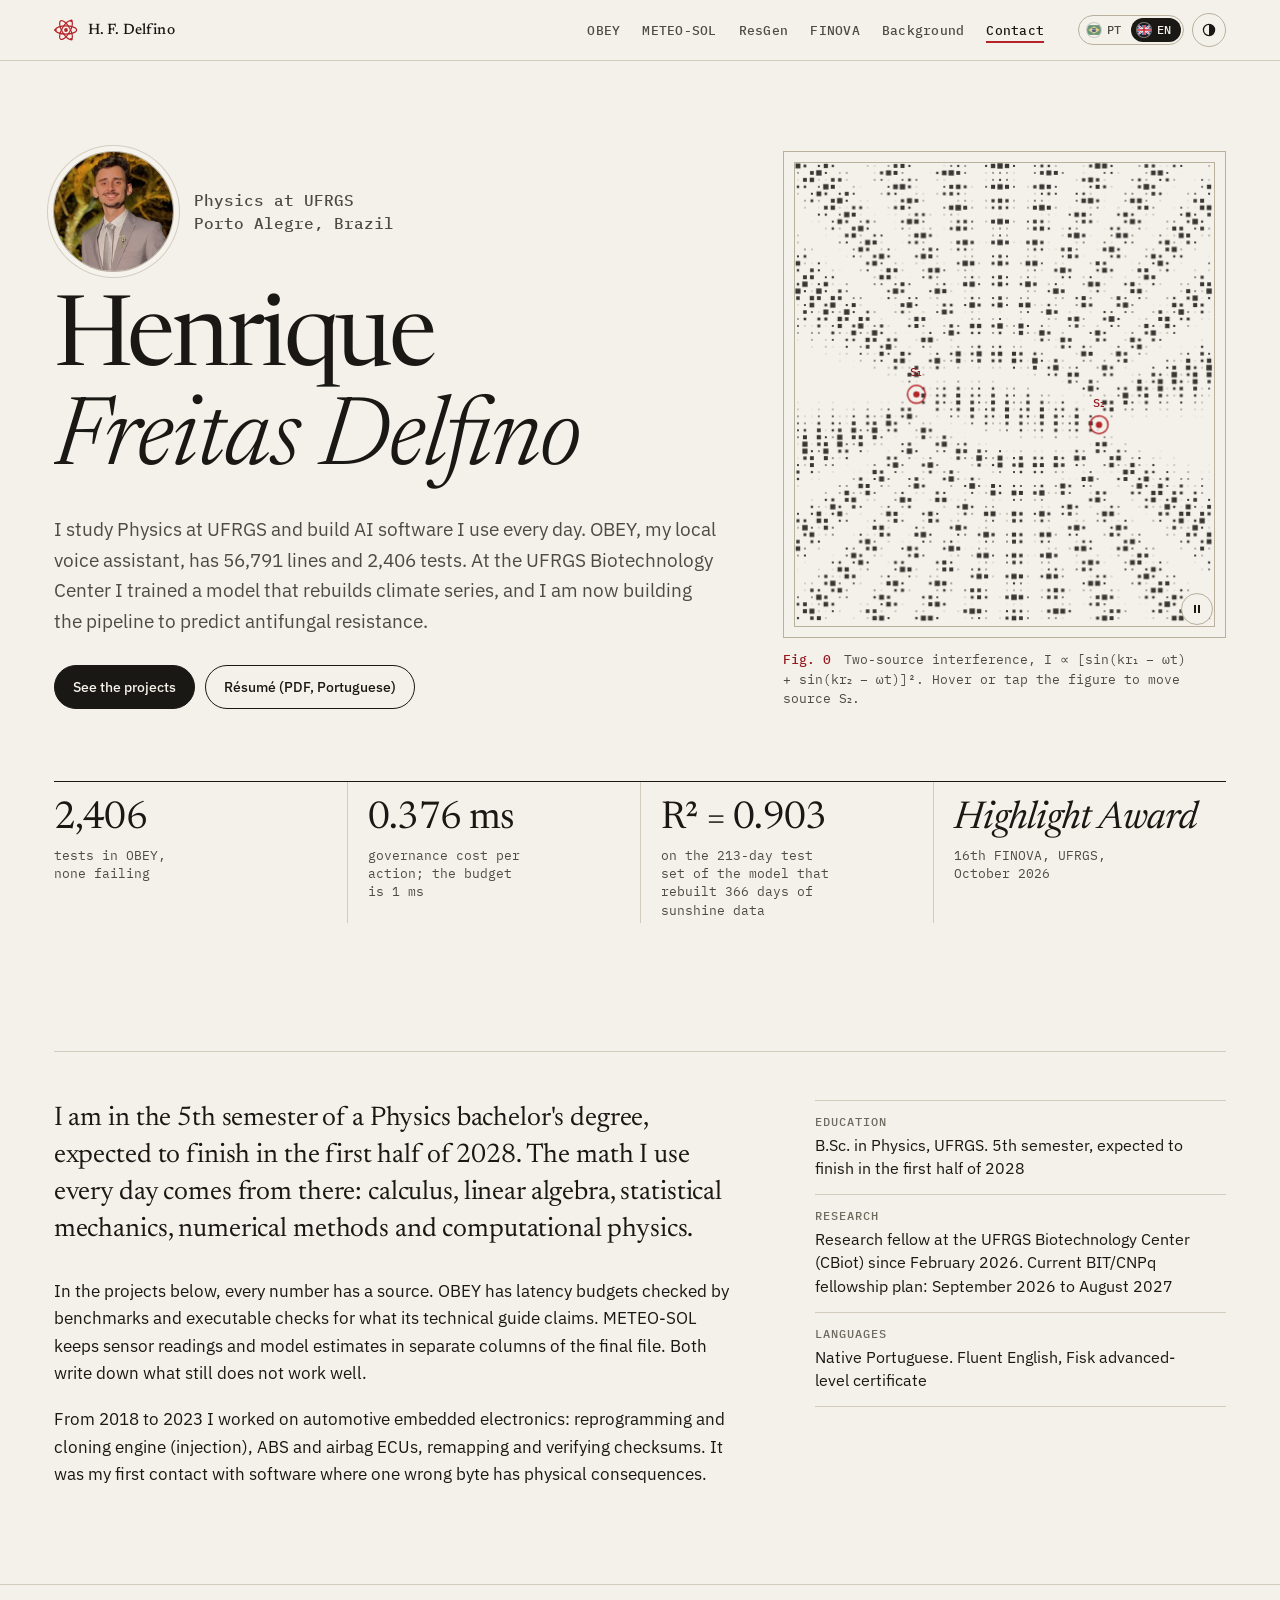
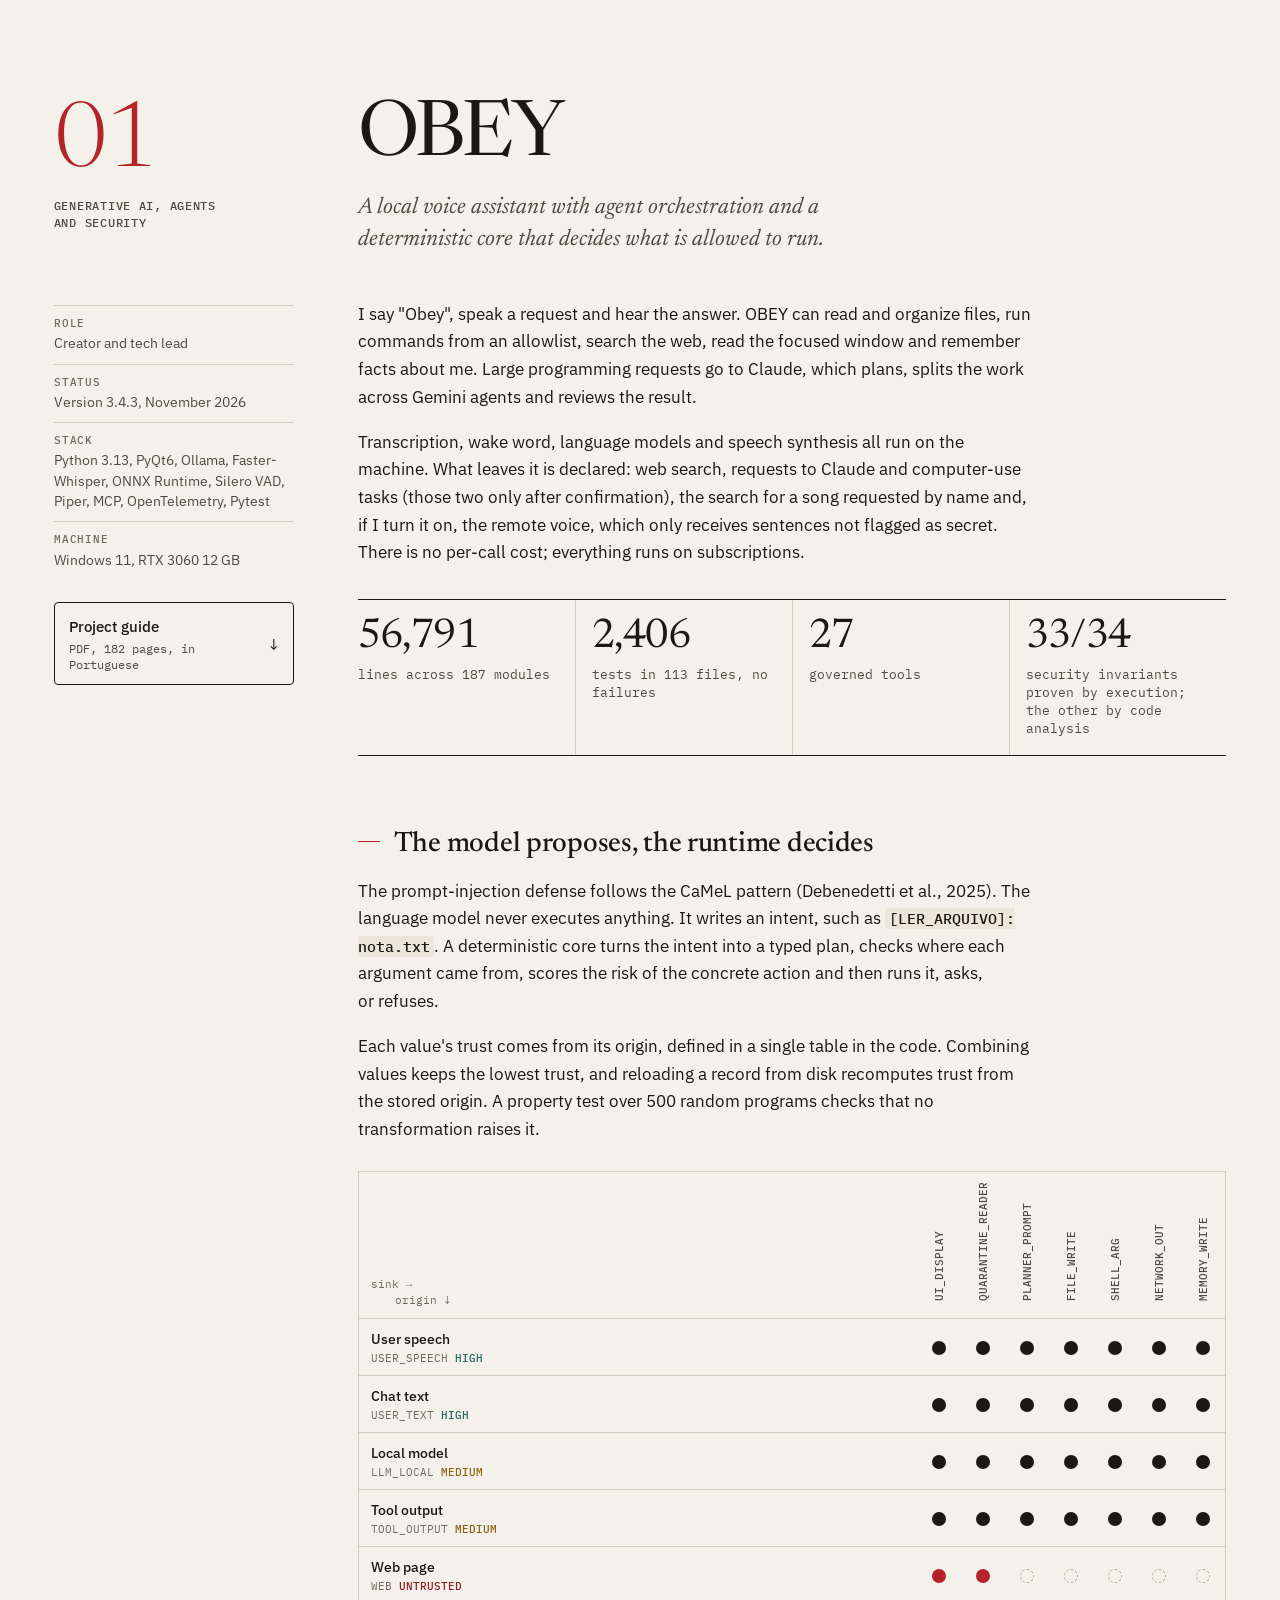
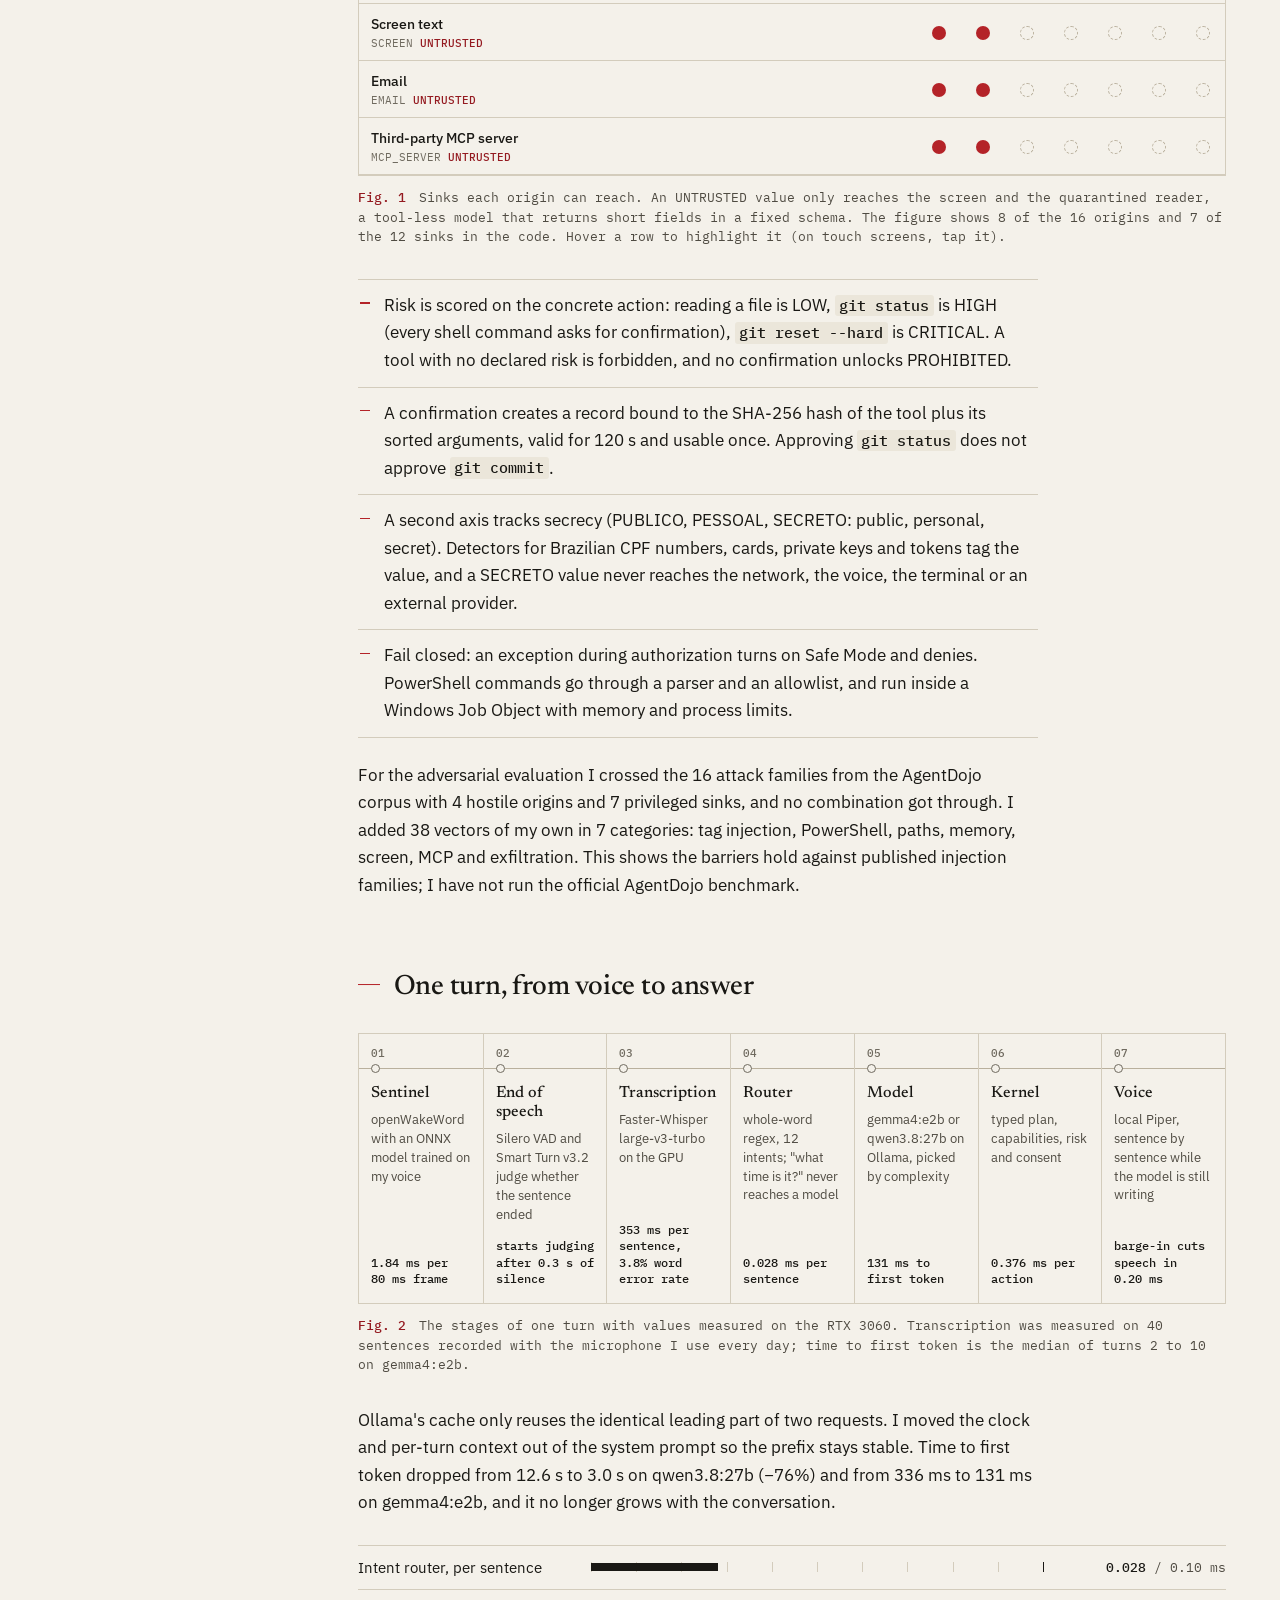
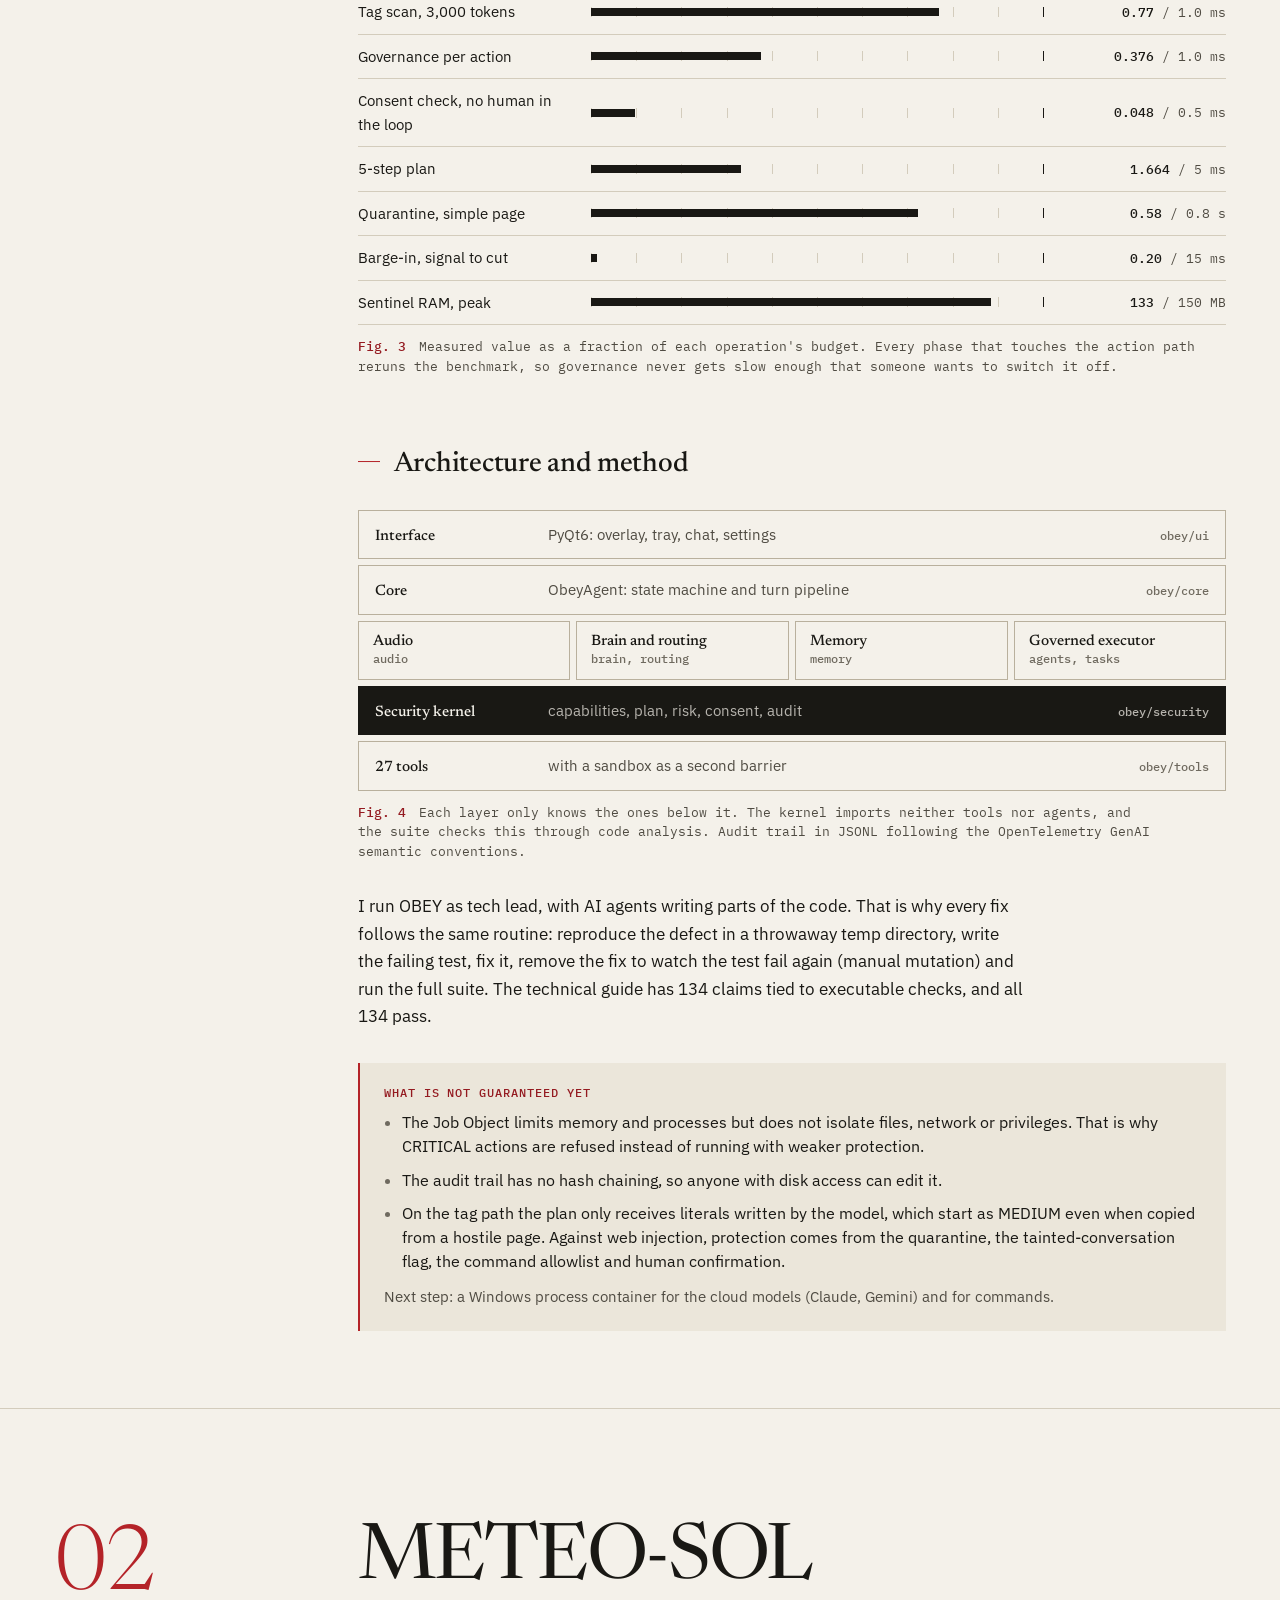
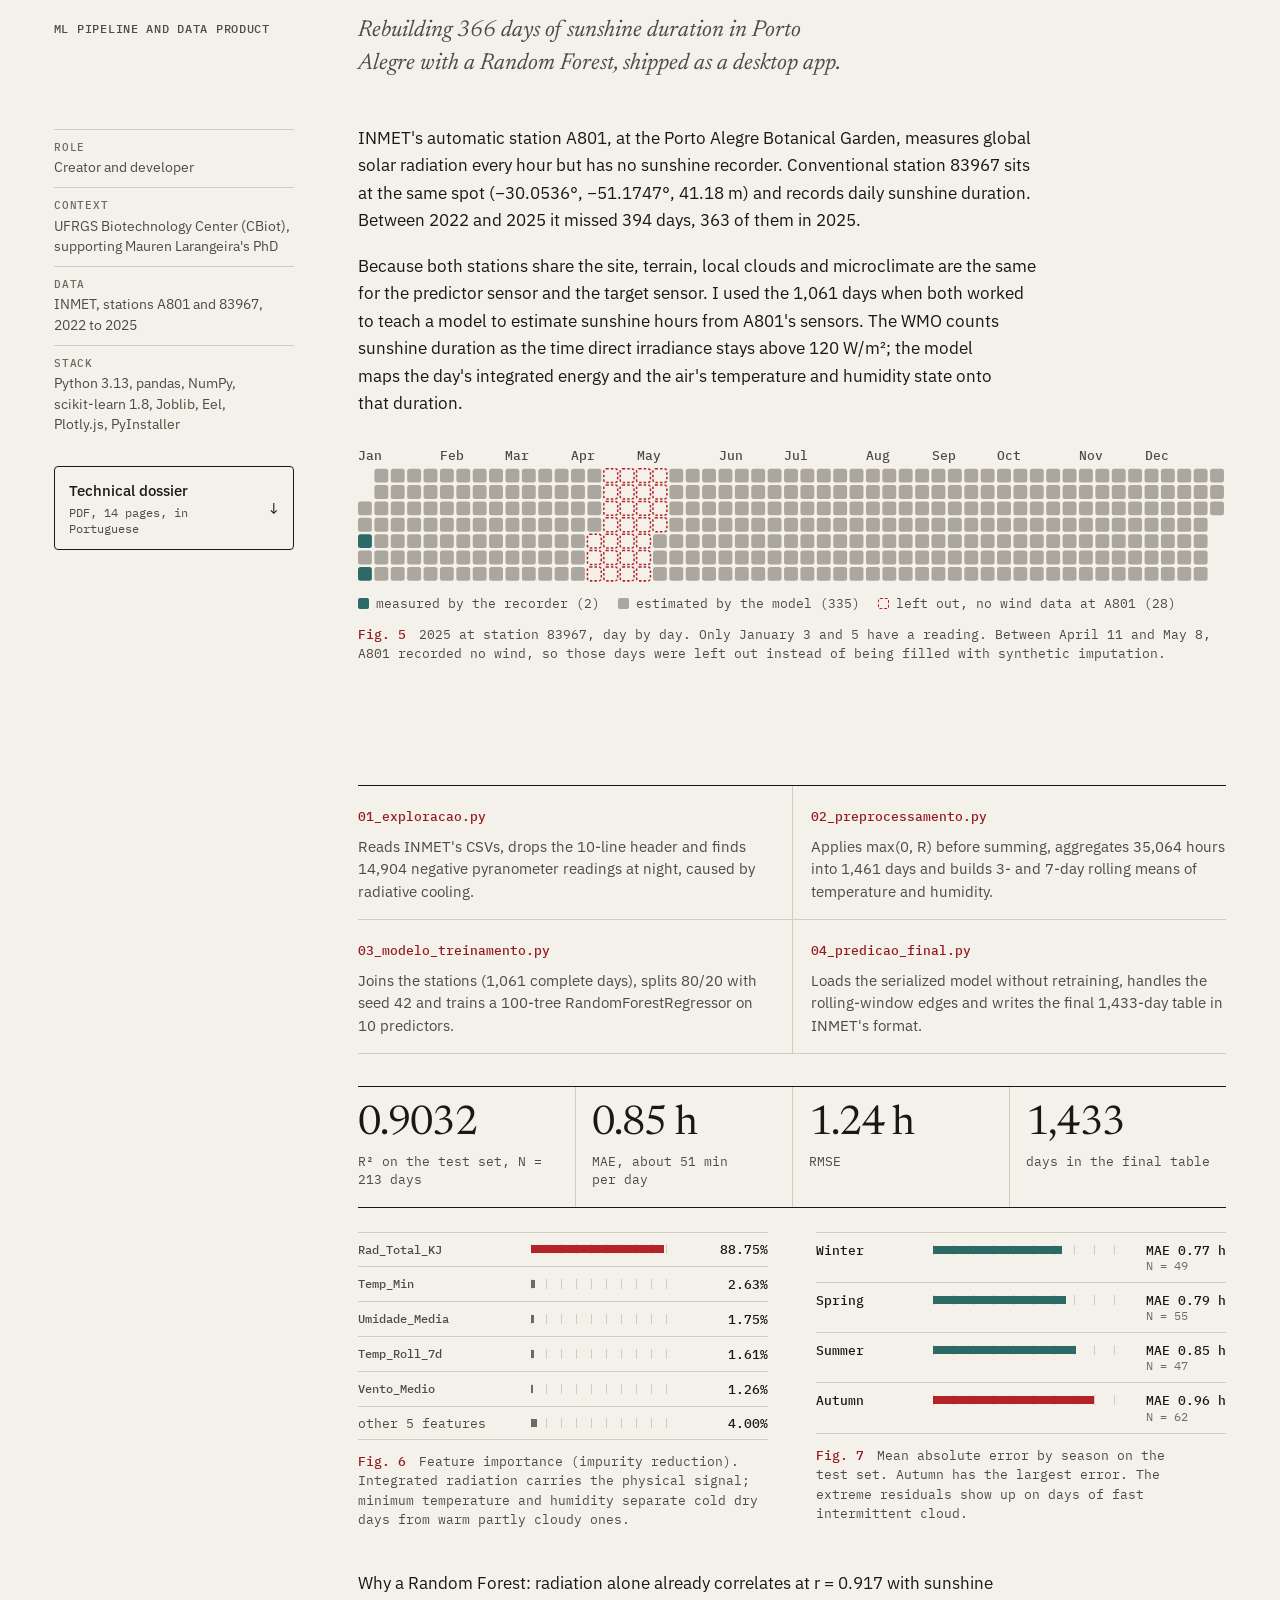
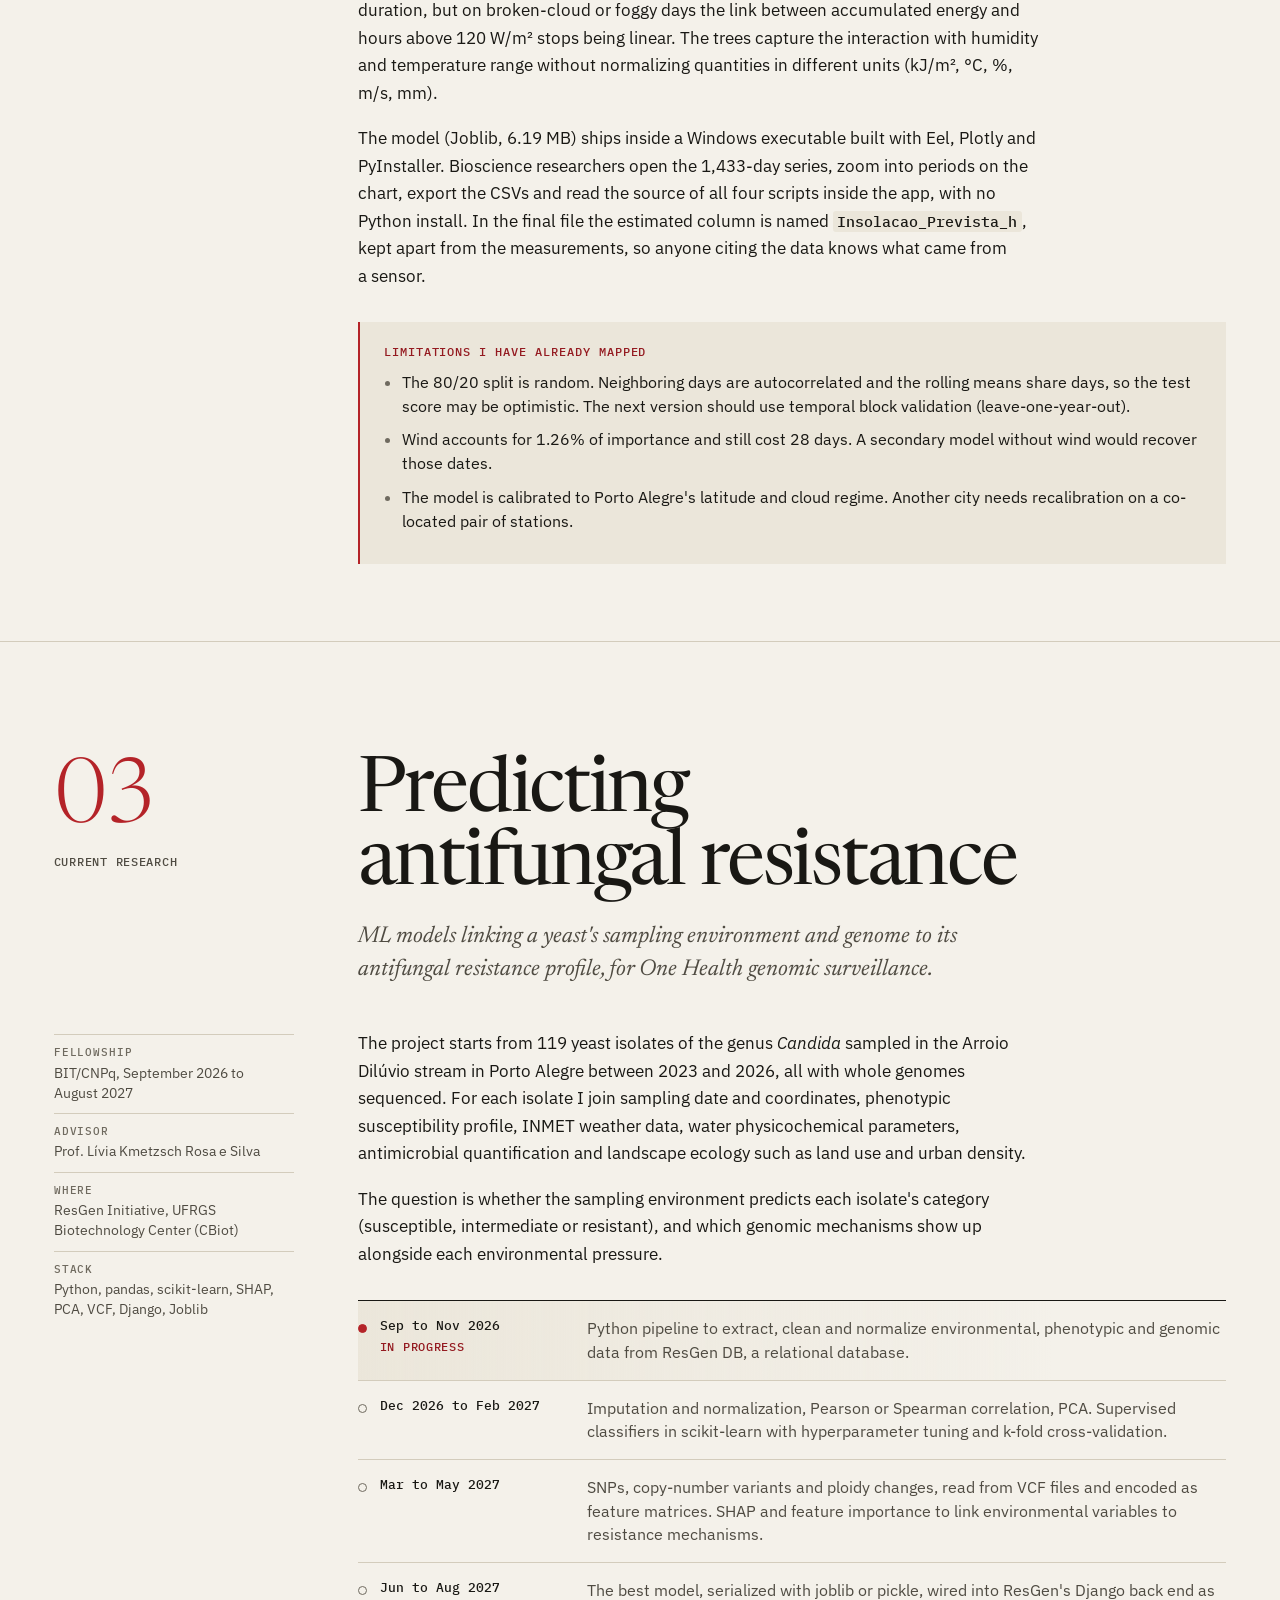
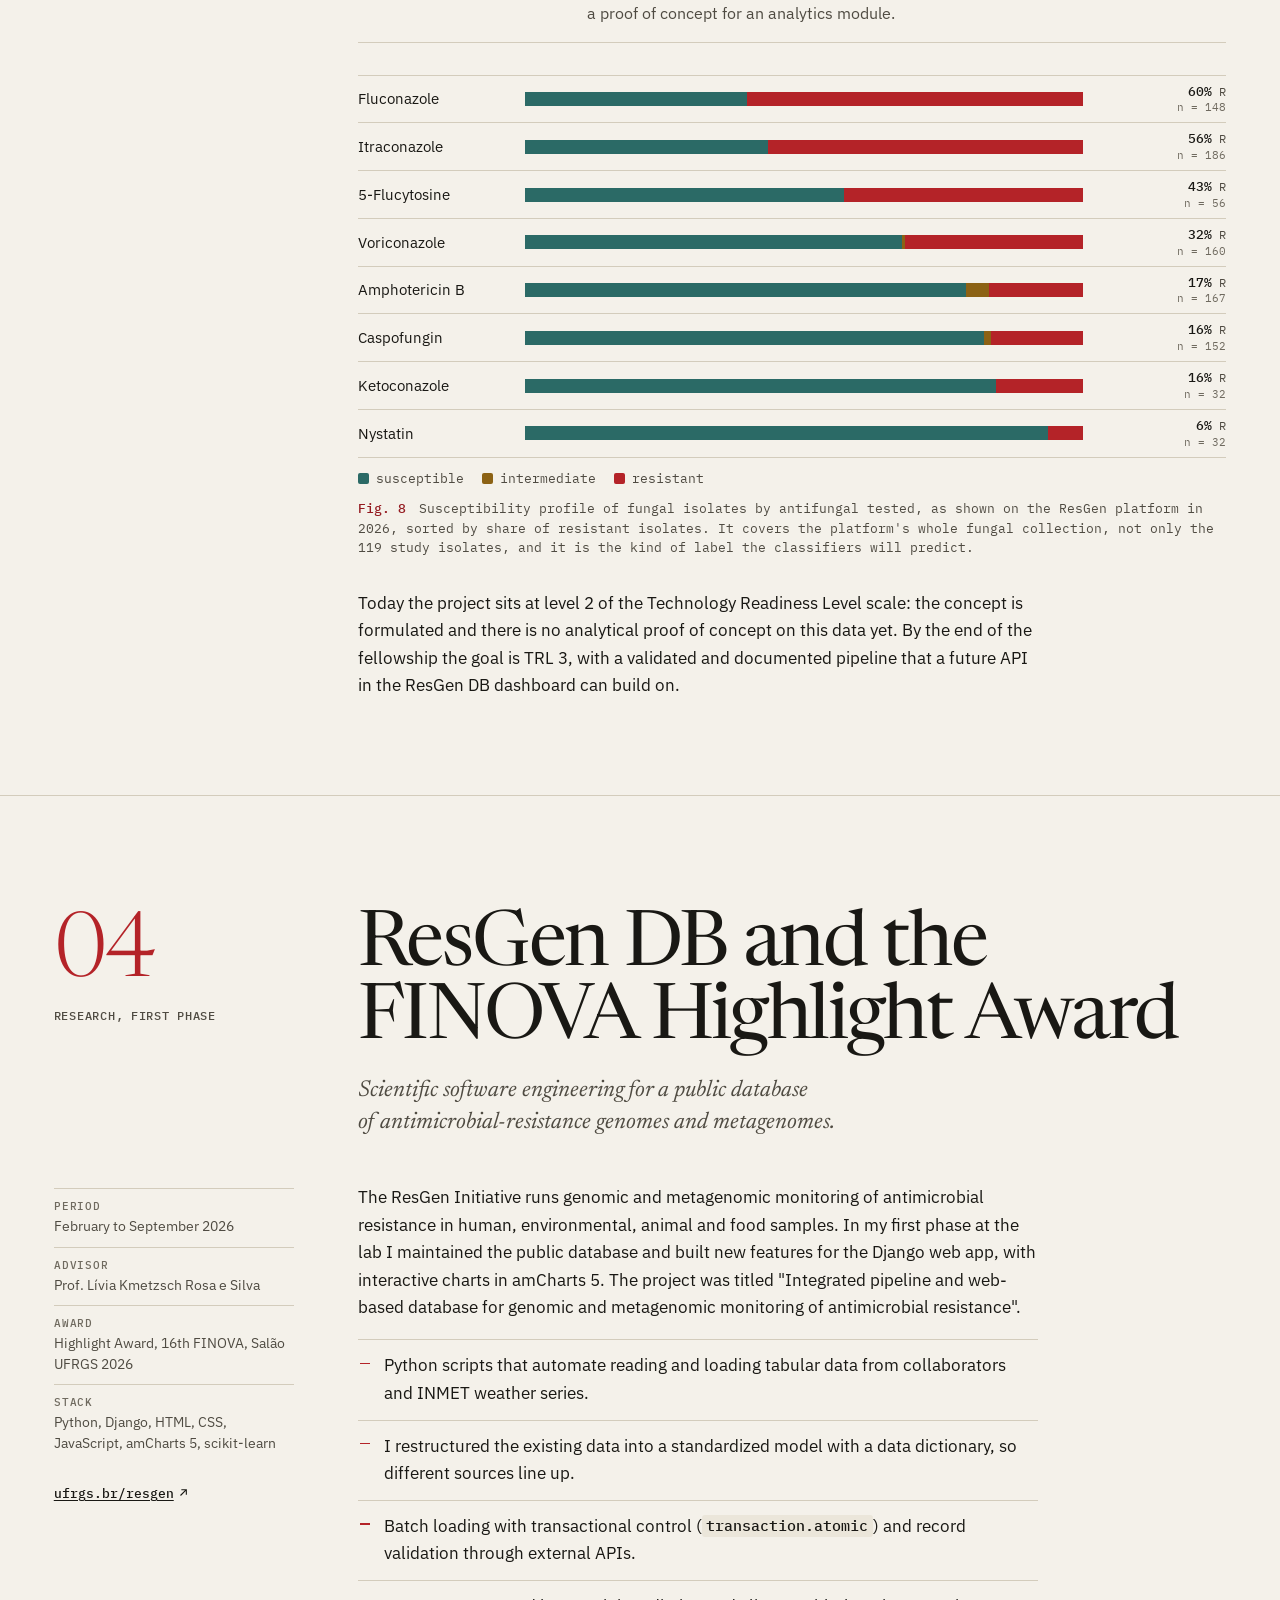
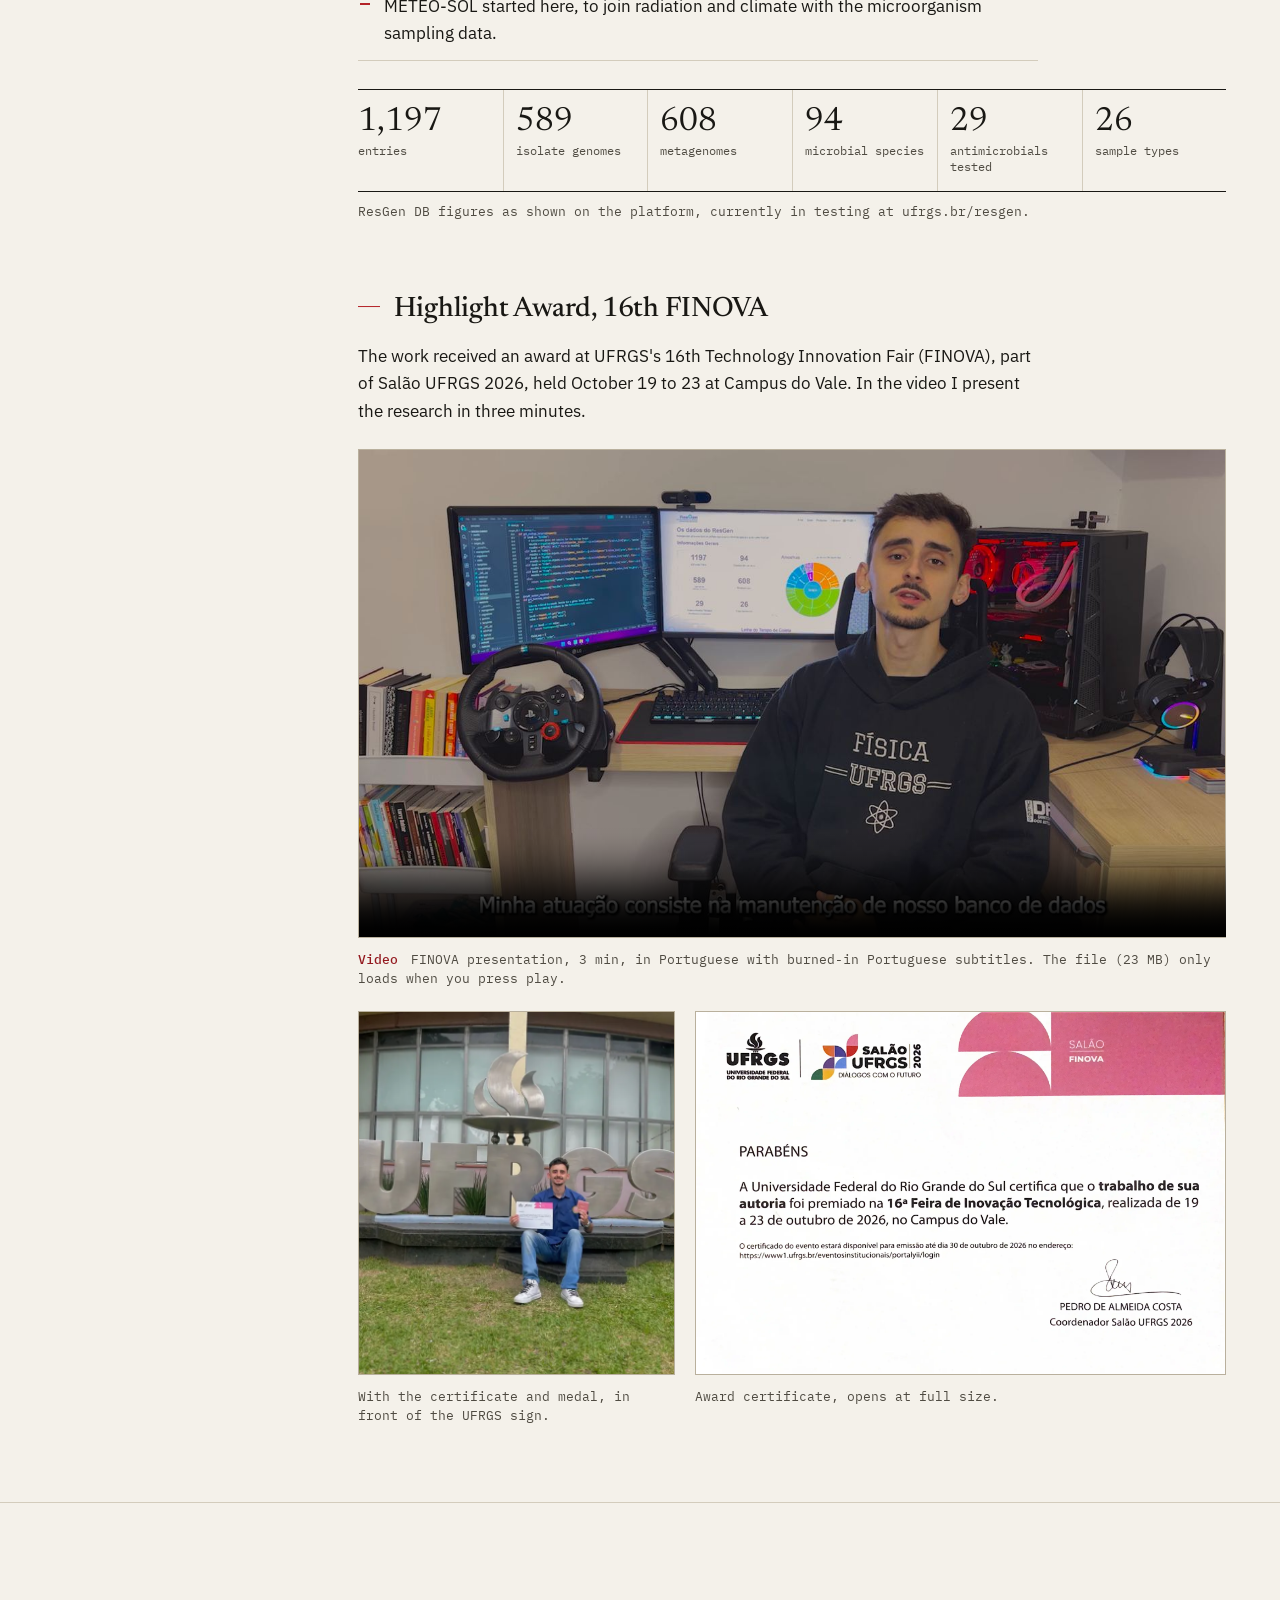
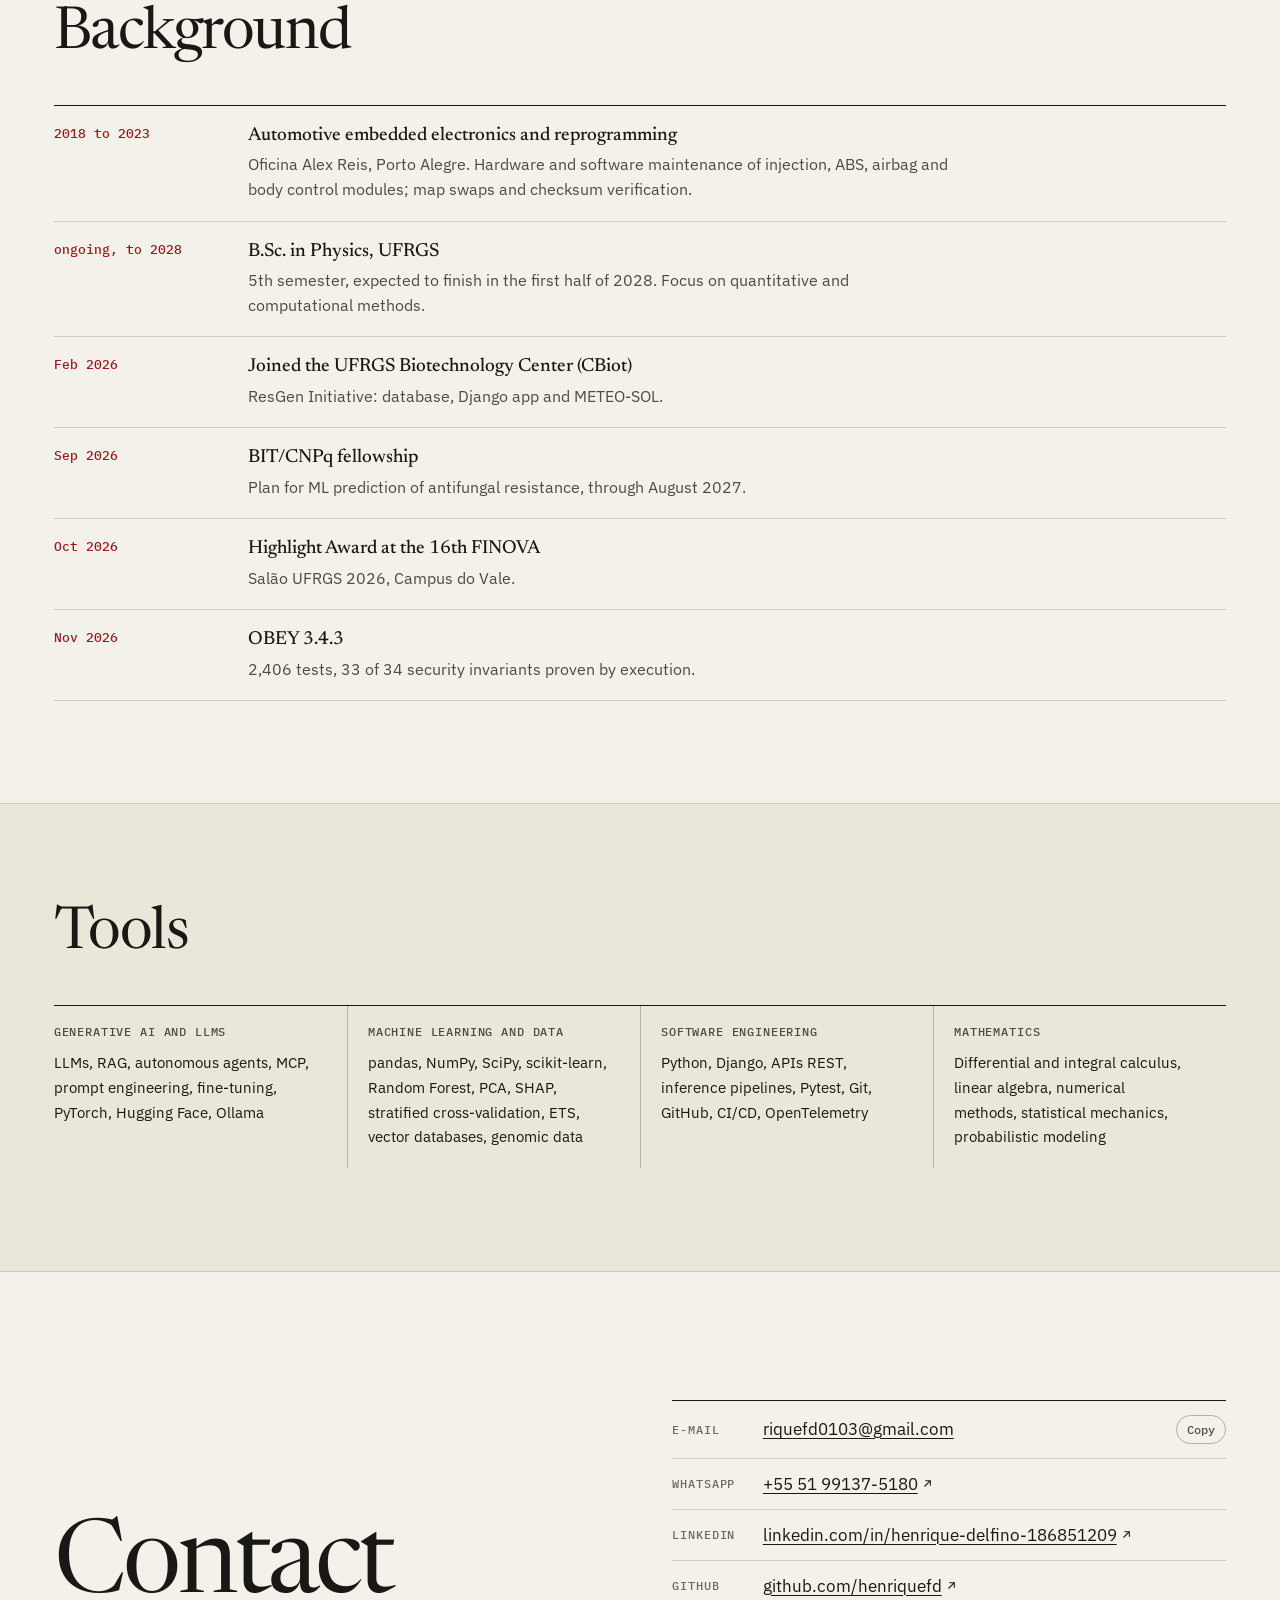
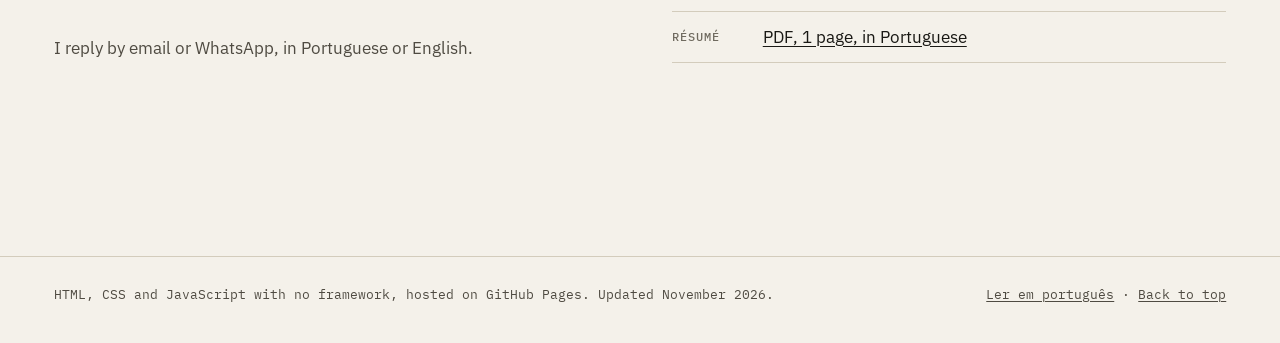
<file: en/index.html>
<!doctype html>
<html lang="en" data-theme="auto">
<head>
<meta charset="utf-8">
<meta name="viewport" content="width=device-width, initial-scale=1">
<title>Henrique Freitas Delfino · Physics and AI engineering</title>
<meta name="description" content="Portfolio of Henrique Freitas Delfino, Physics student at UFRGS. OBEY, a local voice assistant with prompt-injection governance; METEO-SOL, sunshine-duration reconstruction with a Random Forest; antifungal resistance research at the UFRGS Biotechnology Center (CBiot).">
<meta name="author" content="Henrique Freitas Delfino">
<meta name="color-scheme" content="light dark">
<meta name="theme-color" content="#f4f1ea" media="(prefers-color-scheme: light)">
<meta name="theme-color" content="#12110e" media="(prefers-color-scheme: dark)">
<link rel="canonical" href="https://henriquefd.github.io/henriquefd/en/">
<link rel="alternate" hreflang="pt-BR" href="https://henriquefd.github.io/henriquefd/">
<link rel="alternate" hreflang="en" href="https://henriquefd.github.io/henriquefd/en/">
<link rel="alternate" hreflang="x-default" href="https://henriquefd.github.io/henriquefd/">
<meta property="og:type" content="profile">
<meta property="og:title" content="Henrique Freitas Delfino · Physics and AI engineering">
<meta property="og:description" content="Portfolio of Henrique Freitas Delfino, Physics student at UFRGS. OBEY, a local voice assistant with prompt-injection governance; METEO-SOL, sunshine-duration reconstruction with a Random Forest; antifungal resistance research at the UFRGS Biotechnology Center (CBiot).">
<meta property="og:url" content="https://henriquefd.github.io/henriquefd/en/">
<meta property="og:image" content="https://henriquefd.github.io/henriquefd/assets/img/og-en.png">
<meta property="og:image:width" content="1200">
<meta property="og:image:height" content="630">
<meta property="og:locale" content="en_US">
<meta name="twitter:card" content="summary_large_image">
<link rel="icon" href="../assets/img/favicon.svg?v=7853ee81e4" type="image/svg+xml">
<link rel="apple-touch-icon" href="../assets/img/apple-touch-icon.png?v=7853ee81e4">
<link rel="preload" href="../assets/fonts/newsreader-300-600-normal.woff2" as="font" type="font/woff2" crossorigin>
<link rel="preload" href="../assets/fonts/ibm-plex-sans-400-normal.woff2" as="font" type="font/woff2" crossorigin>
<link rel="stylesheet" href="../assets/css/fonts.css?v=f6fa222cce">
<link rel="stylesheet" href="../assets/css/main.css?v=f6fa222cce">
<script>(function(){try{var t=localStorage.getItem('theme');if(t==='light'||t==='dark')document.documentElement.setAttribute('data-theme',t)}catch(e){}document.documentElement.classList.add('js')})();</script>
<script src="../assets/js/main.js?v=f6fa222cce" defer></script>
<script type="application/ld+json">{"@context":"https://schema.org","@type":"Person","name":"Henrique Freitas Delfino","url":"https://henriquefd.github.io/henriquefd/en/","image":"https://henriquefd.github.io/henriquefd/assets/img/henrique-retrato.jpg","email":"mailto:riquefd0103@gmail.com","telephone":"+55-51-99137-5180","jobTitle":"Physics student and ML research fellow","affiliation":{"@type":"CollegeOrUniversity","name":"Universidade Federal do Rio Grande do Sul (UFRGS)"},"address":{"@type":"PostalAddress","addressLocality":"Porto Alegre","addressRegion":"RS","addressCountry":"BR"},"sameAs":["https://www.linkedin.com/in/henrique-delfino-186851209/","https://github.com/henriquefd"],"knowsLanguage":["pt-BR","en"]}</script>
</head>
<body>
<a class="skip" href="#conteudo">Skip to content</a>

<header class="top" data-top>
  <div class="top-in">
    <a class="mark" href="#inicio" aria-label="Top of page">
      <svg viewBox="0 0 24 24" aria-hidden="true"><g class="orbits" fill="none" stroke="currentColor" stroke-width="1.15"><ellipse cx="12" cy="12" rx="10.6" ry="4.1"/><ellipse cx="12" cy="12" rx="10.6" ry="4.1" transform="rotate(60 12 12)"/><ellipse cx="12" cy="12" rx="10.6" ry="4.1" transform="rotate(120 12 12)"/><g fill="currentColor" stroke="none"><circle cx="1.4" cy="12" r="1.3"/><circle cx="17.3" cy="21.18" r="1.3"/><circle cx="17.3" cy="2.82" r="1.3"/></g></g><circle cx="12" cy="12" r="1.9" fill="currentColor"/></svg>
      <span>H. F. Delfino</span>
    </a>
    <nav class="nav" aria-label="Sections">
      <button class="nav-toggle" type="button" aria-expanded="false" aria-controls="nav-list" data-nav-toggle>
        <span class="nav-toggle-l">Menu</span><span class="nav-toggle-i" aria-hidden="true"></span>
      </button>
      <ul id="nav-list" class="nav-list" data-nav-list>
        <li><a href="#obey" data-spy="obey">OBEY</a></li><li><a href="#meteo-sol" data-spy="meteo-sol">METEO-SOL</a></li><li><a href="#resgen" data-spy="resgen">ResGen</a></li><li><a href="#finova" data-spy="finova">FINOVA</a></li><li><a href="#trajetoria" data-spy="trajetoria">Background</a></li><li><a href="#contato" data-spy="contato">Contact</a></li>
      </ul>
    </nav>
    <div class="tools">
      <div class="lang" role="group" aria-label="Language">
        <a href="../index.html" hreflang="pt-BR" lang="pt-BR" data-lang-link aria-label="Português"><span class="flag" aria-hidden="true"><svg viewBox="0 0 20 14"><rect width="20" height="14" fill="#1f8a4c"/><path d="M10 1.6 18.2 7 10 12.4 1.8 7z" fill="#f3c623"/><circle cx="10" cy="7" r="3.1" fill="#1d3f8f"/><path d="M7.1 6.3c2-.6 4-.4 5.8.6" stroke="#fff" stroke-width=".6" fill="none"/></svg></span>PT</a><span aria-current="true"><span class="flag" aria-hidden="true"><svg viewBox="0 0 20 14"><rect width="20" height="14" fill="#1f3a7a"/><path d="M0 0 20 14M20 0 0 14" stroke="#fff" stroke-width="2.6"/><path d="M0 0 20 14M20 0 0 14" stroke="#c8202f" stroke-width=".9"/><path d="M10 0v14M0 7h20" stroke="#fff" stroke-width="4"/><path d="M10 0v14M0 7h20" stroke="#c8202f" stroke-width="2.2"/></svg></span>EN</span>
      </div>
      <button class="theme" type="button" data-theme-toggle aria-label="Toggle light and dark theme">
        <svg viewBox="0 0 20 20" aria-hidden="true"><circle cx="10" cy="10" r="6.2" fill="none" stroke="currentColor" stroke-width="1.4"/><path d="M10 3.8a6.2 6.2 0 0 1 0 12.4z" fill="currentColor"/></svg>
      </button>
    </div>
  </div>
  <div class="progress" aria-hidden="true"><span data-progress></span></div>
</header>

<main id="conteudo">

<section class="hero" id="inicio" aria-labelledby="hero-title">
  <div class="wrap hero-grid">
    <div class="hero-text">
      <p class="byline">
        <picture>
          <source srcset="../assets/img/henrique-retrato-320.webp" type="image/webp">
          <img src="../assets/img/henrique-retrato.jpg" width="56" height="56" alt="Portrait of Henrique Freitas Delfino">
        </picture>
        <span>Physics at UFRGS<br>Porto Alegre, Brazil</span>
      </p>
      <h1 id="hero-title" class="hero-name"><span class="ln"><span>Henrique</span></span> <span class="ln"><span>Freitas Delfino</span></span></h1>
      <p class="hero-lead">I study Physics at UFRGS and build AI software I use every day. OBEY, my local voice assistant, has 56,791 lines and 2,406 tests. At the UFRGS Biotechnology Center I trained a model that rebuilds climate series, and I am now building the pipeline to predict antifungal resistance.</p>
      <div class="hero-cta">
        <a class="btn btn-solid" href="#obey">See the projects</a>
        <a class="btn" href="../assets/docs/henrique-delfino-curriculo.pdf" target="_blank" rel="noopener">Résumé (PDF, Portuguese)<span class="sr-only"> (opens in a new tab)</span></a>
      </div>
    </div>
    <figure class="hero-fig">
      <div class="field" data-field>
        <canvas aria-hidden="true"></canvas>
        <span class="field-tick t1" aria-hidden="true">S₁</span>
        <span class="field-tick t2" aria-hidden="true" data-s2>S₂</span>
        <button class="field-pause" type="button" data-field-pause aria-pressed="false" aria-label="Pause animation" data-label-play="Resume animation" data-label-pause="Pause animation">
          <svg viewBox="0 0 12 12" aria-hidden="true"><path class="p-pause" d="M3 2h2v8H3zM7 2h2v8H7z"/><path class="p-play" d="M3 2l7 4-7 4z"/></svg>
        </button>
      </div>
      <figcaption><span class="fig-n">Fig. 0</span> Two-source interference, I ∝ [sin(kr₁ − ωt) + sin(kr₂ − ωt)]². Hover or tap the figure to move source S₂.</figcaption>
    </figure>
  </div>
  <div class="wrap">
    <dl class="hero-stats">
      <div><dt>tests in OBEY, none failing</dt><dd>2,406</dd></div>
      <div><dt>governance cost per action; the budget is 1 ms</dt><dd>0.376 ms</dd></div>
      <div><dt>on the 213-day test set of the model that rebuilt 366 days of sunshine data</dt><dd>R² = 0.903</dd></div>
      <div><dt>16th FINOVA, UFRGS, October 2026</dt><dd class="dd-text">Highlight Award</dd></div>
    </dl>
  </div>
</section>

<section class="about wrap" aria-labelledby="about-title">
  <h2 id="about-title" class="sr-only">About</h2>
  <div class="about-grid">
    <div class="about-text" data-reveal>
      <p>I am in the 5th semester of a Physics bachelor's degree, expected to finish in the first half of 2028. The math I use every day comes from there: calculus, linear algebra, statistical mechanics, numerical methods and computational physics.</p>
      <p>In the projects below, every number has a source. OBEY has latency budgets checked by benchmarks and executable checks for what its technical guide claims. <span class="nw">METEO-SOL</span> keeps sensor readings and model estimates in separate columns of the final file. Both write down what still does not work well.</p>
      <p>From 2018 to 2023 I worked on automotive embedded electronics: reprogramming and cloning engine (injection), ABS and airbag ECUs, remapping and verifying checksums. It was my first contact with software where one wrong byte has physical consequences.</p>
    </div>
    <dl class="facts" data-reveal>
      <div><dt>Education</dt><dd>B.Sc. in Physics, UFRGS. 5th semester, expected to finish in the first half of 2028</dd></div>
      <div><dt>Research</dt><dd>Research fellow at the UFRGS Biotechnology Center (CBiot) since February 2026. Current BIT/CNPq fellowship plan: September 2026 to August 2027</dd></div>
      <div><dt>Languages</dt><dd>Native Portuguese. Fluent English, Fisk advanced-level certificate</dd></div>
    </dl>
  </div>
</section>

<!-- 01 OBEY -->
<section class="chapter" id="obey" aria-labelledby="obey-title">
  <div class="wrap chapter-grid">
    <div class="ch-top" data-reveal><p class="ch-n">01</p>
        <p class="ch-k">Generative AI, agents and security</p></div>
    <header class="ch-head" data-reveal>
        <h2 id="obey-title">OBEY</h2>
        <p class="ch-sub">A local voice assistant with agent orchestration and a deterministic core that decides what is allowed to run.</p>
      </header>
    <aside class="margin" aria-label="OBEY project notes">
      <div class="margin-in">
        <dl class="ficha">
          <div><dt>Role</dt><dd>Creator and tech lead</dd></div>
          <div><dt>Status</dt><dd>Version 3.4.3, November 2026</dd></div>
          <div><dt>Stack</dt><dd>Python 3.13, PyQt6, Ollama, Faster-Whisper, ONNX Runtime, Silero VAD, Piper, MCP, OpenTelemetry, Pytest</dd></div>
          <div><dt>Machine</dt><dd>Windows 11, RTX 3060 12 GB</dd></div>
        </dl>
        <a class="doclink" href="../assets/docs/obey-guia-do-projeto.pdf" target="_blank" rel="noopener"><span class="doclink-t">Project guide</span><span class="doclink-m">PDF, 182 pages, in Portuguese</span><span class="sr-only"> (PDF, opens in a new tab)</span></a>
      </div>
    </aside>
    <div class="chapter-body">

      <div class="prose" data-reveal>
        <p>I say "Obey", speak a request and hear the answer. OBEY can read and organize files, run commands from an allowlist, search the web, read the focused window and remember facts about me. Large programming requests go to Claude, which plans, splits the work across Gemini agents and reviews the result.</p>
        <p>Transcription, wake word, language models and speech synthesis all run on the machine. What leaves it is declared: web search, requests to Claude and computer-use tasks (those two only after confirmation), the search for a song requested by name and, if I turn it on, the remote voice, which only receives sentences not flagged as secret. There is no per-call cost; everything runs on subscriptions.</p>
      </div>

      <dl class="kpis" data-reveal>
        <div><dd data-count="56791">56,791</dd><dt>lines across 187 modules</dt></div>
        <div><dd data-count="2406">2,406</dd><dt>tests in 113 files, no failures</dt></div>
        <div><dd data-count="27">27</dd><dt>governed tools</dt></div>
        <div><dd>33/34</dd><dt>security invariants proven by execution; the other by code analysis</dt></div>
      </dl>

      <h3 class="h3" data-reveal>The model proposes, the runtime decides</h3>
      <div class="prose" data-reveal>
        <p>The prompt-injection defense follows the CaMeL pattern (Debenedetti et al., 2025). The language model never executes anything. It writes an intent, such as <code>[LER_ARQUIVO]: nota.txt</code>. A deterministic core turns the intent into a typed plan, checks where each argument came from, scores the risk of the concrete action and then runs it, asks, or refuses.</p>
        <p>Each value's trust comes from its origin, defined in a single table in the code. Combining values keeps the lowest trust, and reloading a record from disk recomputes trust from the stored origin. A property test over 500 random programs checks that no transformation raises it.</p>
      </div>

      <figure class="fig fig-wide" data-reveal>
        
<div class="matrix-wrap">
<table class="matrix" data-matrix>
  <caption class="sr-only">Sinks each value origin can reach in OBEY</caption>
  <thead><tr>
    <th scope="col" class="matrix-corner"><span>sink →</span><span>origin ↓</span></th>
    <th scope="col" title="on-screen display"><span class="vh"><code>UI_DISPLAY</code></span></th><th scope="col" title="quarantined reader"><span class="vh"><code>QUARANTINE_READER</code></span></th><th scope="col" title="planner prompt"><span class="vh"><code>PLANNER_PROMPT</code></span></th><th scope="col" title="file write"><span class="vh"><code>FILE_WRITE</code></span></th><th scope="col" title="shell argument"><span class="vh"><code>SHELL_ARG</code></span></th><th scope="col" title="network egress"><span class="vh"><code>NETWORK_OUT</code></span></th><th scope="col" title="memory write"><span class="vh"><code>MEMORY_WRITE</code></span></th>
  </tr></thead>
  <tbody>
  <tr data-trust="HIGH">
    <th scope="row"><span class="o-name">User speech</span><span class="o-meta"><code>USER_SPEECH</code> <span class="trust trust-high">HIGH</span></span></th>
    <td class="ok"><span class="cell" aria-hidden="true"></span><span class="sr-only">allowed</span></td><td class="ok"><span class="cell" aria-hidden="true"></span><span class="sr-only">allowed</span></td><td class="ok"><span class="cell" aria-hidden="true"></span><span class="sr-only">allowed</span></td><td class="ok"><span class="cell" aria-hidden="true"></span><span class="sr-only">allowed</span></td><td class="ok"><span class="cell" aria-hidden="true"></span><span class="sr-only">allowed</span></td><td class="ok"><span class="cell" aria-hidden="true"></span><span class="sr-only">allowed</span></td><td class="ok"><span class="cell" aria-hidden="true"></span><span class="sr-only">allowed</span></td>
  </tr><tr data-trust="HIGH">
    <th scope="row"><span class="o-name">Chat text</span><span class="o-meta"><code>USER_TEXT</code> <span class="trust trust-high">HIGH</span></span></th>
    <td class="ok"><span class="cell" aria-hidden="true"></span><span class="sr-only">allowed</span></td><td class="ok"><span class="cell" aria-hidden="true"></span><span class="sr-only">allowed</span></td><td class="ok"><span class="cell" aria-hidden="true"></span><span class="sr-only">allowed</span></td><td class="ok"><span class="cell" aria-hidden="true"></span><span class="sr-only">allowed</span></td><td class="ok"><span class="cell" aria-hidden="true"></span><span class="sr-only">allowed</span></td><td class="ok"><span class="cell" aria-hidden="true"></span><span class="sr-only">allowed</span></td><td class="ok"><span class="cell" aria-hidden="true"></span><span class="sr-only">allowed</span></td>
  </tr><tr data-trust="MEDIUM">
    <th scope="row"><span class="o-name">Local model</span><span class="o-meta"><code>LLM_LOCAL</code> <span class="trust trust-medium">MEDIUM</span></span></th>
    <td class="ok"><span class="cell" aria-hidden="true"></span><span class="sr-only">allowed</span></td><td class="ok"><span class="cell" aria-hidden="true"></span><span class="sr-only">allowed</span></td><td class="ok"><span class="cell" aria-hidden="true"></span><span class="sr-only">allowed</span></td><td class="ok"><span class="cell" aria-hidden="true"></span><span class="sr-only">allowed</span></td><td class="ok"><span class="cell" aria-hidden="true"></span><span class="sr-only">allowed</span></td><td class="ok"><span class="cell" aria-hidden="true"></span><span class="sr-only">allowed</span></td><td class="ok"><span class="cell" aria-hidden="true"></span><span class="sr-only">allowed</span></td>
  </tr><tr data-trust="MEDIUM">
    <th scope="row"><span class="o-name">Tool output</span><span class="o-meta"><code>TOOL_OUTPUT</code> <span class="trust trust-medium">MEDIUM</span></span></th>
    <td class="ok"><span class="cell" aria-hidden="true"></span><span class="sr-only">allowed</span></td><td class="ok"><span class="cell" aria-hidden="true"></span><span class="sr-only">allowed</span></td><td class="ok"><span class="cell" aria-hidden="true"></span><span class="sr-only">allowed</span></td><td class="ok"><span class="cell" aria-hidden="true"></span><span class="sr-only">allowed</span></td><td class="ok"><span class="cell" aria-hidden="true"></span><span class="sr-only">allowed</span></td><td class="ok"><span class="cell" aria-hidden="true"></span><span class="sr-only">allowed</span></td><td class="ok"><span class="cell" aria-hidden="true"></span><span class="sr-only">allowed</span></td>
  </tr><tr data-trust="UNTRUSTED">
    <th scope="row"><span class="o-name">Web page</span><span class="o-meta"><code>WEB</code> <span class="trust trust-untrusted">UNTRUSTED</span></span></th>
    <td class="ok"><span class="cell" aria-hidden="true"></span><span class="sr-only">allowed</span></td><td class="ok"><span class="cell" aria-hidden="true"></span><span class="sr-only">allowed</span></td><td class="no"><span class="cell" aria-hidden="true"></span><span class="sr-only">blocked</span></td><td class="no"><span class="cell" aria-hidden="true"></span><span class="sr-only">blocked</span></td><td class="no"><span class="cell" aria-hidden="true"></span><span class="sr-only">blocked</span></td><td class="no"><span class="cell" aria-hidden="true"></span><span class="sr-only">blocked</span></td><td class="no"><span class="cell" aria-hidden="true"></span><span class="sr-only">blocked</span></td>
  </tr><tr data-trust="UNTRUSTED">
    <th scope="row"><span class="o-name">Screen text</span><span class="o-meta"><code>SCREEN</code> <span class="trust trust-untrusted">UNTRUSTED</span></span></th>
    <td class="ok"><span class="cell" aria-hidden="true"></span><span class="sr-only">allowed</span></td><td class="ok"><span class="cell" aria-hidden="true"></span><span class="sr-only">allowed</span></td><td class="no"><span class="cell" aria-hidden="true"></span><span class="sr-only">blocked</span></td><td class="no"><span class="cell" aria-hidden="true"></span><span class="sr-only">blocked</span></td><td class="no"><span class="cell" aria-hidden="true"></span><span class="sr-only">blocked</span></td><td class="no"><span class="cell" aria-hidden="true"></span><span class="sr-only">blocked</span></td><td class="no"><span class="cell" aria-hidden="true"></span><span class="sr-only">blocked</span></td>
  </tr><tr data-trust="UNTRUSTED">
    <th scope="row"><span class="o-name">Email</span><span class="o-meta"><code>EMAIL</code> <span class="trust trust-untrusted">UNTRUSTED</span></span></th>
    <td class="ok"><span class="cell" aria-hidden="true"></span><span class="sr-only">allowed</span></td><td class="ok"><span class="cell" aria-hidden="true"></span><span class="sr-only">allowed</span></td><td class="no"><span class="cell" aria-hidden="true"></span><span class="sr-only">blocked</span></td><td class="no"><span class="cell" aria-hidden="true"></span><span class="sr-only">blocked</span></td><td class="no"><span class="cell" aria-hidden="true"></span><span class="sr-only">blocked</span></td><td class="no"><span class="cell" aria-hidden="true"></span><span class="sr-only">blocked</span></td><td class="no"><span class="cell" aria-hidden="true"></span><span class="sr-only">blocked</span></td>
  </tr><tr data-trust="UNTRUSTED">
    <th scope="row"><span class="o-name">Third-party MCP server</span><span class="o-meta"><code>MCP_SERVER</code> <span class="trust trust-untrusted">UNTRUSTED</span></span></th>
    <td class="ok"><span class="cell" aria-hidden="true"></span><span class="sr-only">allowed</span></td><td class="ok"><span class="cell" aria-hidden="true"></span><span class="sr-only">allowed</span></td><td class="no"><span class="cell" aria-hidden="true"></span><span class="sr-only">blocked</span></td><td class="no"><span class="cell" aria-hidden="true"></span><span class="sr-only">blocked</span></td><td class="no"><span class="cell" aria-hidden="true"></span><span class="sr-only">blocked</span></td><td class="no"><span class="cell" aria-hidden="true"></span><span class="sr-only">blocked</span></td><td class="no"><span class="cell" aria-hidden="true"></span><span class="sr-only">blocked</span></td>
  </tr>
  </tbody>
</table>
</div>
        <figcaption><span class="fig-n">Fig. 1</span> Sinks each origin can reach. An UNTRUSTED value only reaches the screen and the quarantined reader, a tool-less model that returns short fields in a fixed schema. The figure shows 8 of the 16 origins and 7 of the 12 sinks in the code. Hover a row to highlight it (on touch screens, tap it).</figcaption>
      </figure>

      <div class="prose" data-reveal>
        <ul class="ticks">
          <li>Risk is scored on the concrete action: reading a file is LOW, <code>git status</code> is HIGH (every shell command asks for confirmation), <code>git reset --hard</code> is CRITICAL. A tool with no declared risk is forbidden, and no confirmation unlocks PROHIBITED.</li>
          <li>A confirmation creates a record bound to the SHA-256 hash of the tool plus its sorted arguments, valid for 120 s and usable once. Approving <code>git status</code> does not approve <code>git commit</code>.</li>
          <li>A second axis tracks secrecy (PUBLICO, PESSOAL, SECRETO: public, personal, secret). Detectors for Brazilian CPF numbers, cards, private keys and tokens tag the value, and a SECRETO value never reaches the network, the voice, the terminal or an external provider.</li>
          <li>Fail closed: an exception during authorization turns on Safe Mode and denies. PowerShell commands go through a parser and an allowlist, and run inside a Windows Job Object with memory and process limits.</li>
        </ul>
        <p>For the adversarial evaluation I crossed the 16 attack families from the AgentDojo corpus with 4 hostile origins and 7 privileged sinks, and no combination got through. I added 38 vectors of my own in 7 categories: tag injection, PowerShell, paths, memory, screen, MCP and exfiltration. This shows the barriers hold against published injection families; I have not run the official AgentDojo benchmark.</p>
      </div>

      <h3 class="h3" data-reveal>One turn, from voice to answer</h3>
      <figure class="fig" data-reveal>
        
<ol class="turn" data-turn>
<li class="turn-step" style="--i:0">
    <span class="turn-idx">01</span>
    <span class="turn-name">Sentinel</span>
    <span class="turn-how">openWakeWord with an ONNX model trained on my voice</span>
    <span class="turn-num">1.84 ms per 80 ms frame</span>
  </li><li class="turn-step" style="--i:1">
    <span class="turn-idx">02</span>
    <span class="turn-name">End of speech</span>
    <span class="turn-how">Silero VAD and Smart Turn v3.2 judge whether the sentence ended</span>
    <span class="turn-num">starts judging after 0.3 s of silence</span>
  </li><li class="turn-step" style="--i:2">
    <span class="turn-idx">03</span>
    <span class="turn-name">Transcription</span>
    <span class="turn-how">Faster-Whisper large-v3-turbo on the GPU</span>
    <span class="turn-num">353 ms per sentence, 3.8% word error rate</span>
  </li><li class="turn-step" style="--i:3">
    <span class="turn-idx">04</span>
    <span class="turn-name">Router</span>
    <span class="turn-how">whole-word regex, 12 intents; "what time is it?" never reaches a model</span>
    <span class="turn-num">0.028 ms per sentence</span>
  </li><li class="turn-step" style="--i:4">
    <span class="turn-idx">05</span>
    <span class="turn-name">Model</span>
    <span class="turn-how">gemma4:e2b or qwen3.8:27b on Ollama, picked by complexity</span>
    <span class="turn-num">131 ms to first token</span>
  </li><li class="turn-step" style="--i:5">
    <span class="turn-idx">06</span>
    <span class="turn-name">Kernel</span>
    <span class="turn-how">typed plan, capabilities, risk and consent</span>
    <span class="turn-num">0.376 ms per action</span>
  </li><li class="turn-step" style="--i:6">
    <span class="turn-idx">07</span>
    <span class="turn-name">Voice</span>
    <span class="turn-how">local Piper, sentence by sentence while the model is still writing</span>
    <span class="turn-num">barge-in cuts speech in 0.20 ms</span>
  </li>
</ol>
        <figcaption><span class="fig-n">Fig. 2</span> The stages of one turn with values measured on the RTX 3060. Transcription was measured on 40 sentences recorded with the microphone I use every day; time to first token is the median of turns 2 to 10 on gemma4:e2b.</figcaption>
      </figure>

      <div class="prose" data-reveal>
        <p>Ollama's cache only reuses the identical leading part of two requests. I moved the clock and per-turn context out of the system prompt so the prefix stays stable. Time to first token dropped from 12.6 s to 3.0 s on qwen3.8:27b (−76%) and from 336 ms to 131 ms on gemma4:e2b, and it no longer grows with the conversation.</p>
      </div>

      <figure class="fig" data-reveal>
        
<div class="budgets" role="list">
<div class="budget" role="listitem">
    <span class="budget-label">Intent router, per sentence</span>
    <span class="budget-bar" aria-hidden="true"><span class="budget-fill" style="--r:0.2800"></span></span>
    <span class="budget-val"><b>0.028</b> / 0.10 ms</span>
  </div><div class="budget" role="listitem">
    <span class="budget-label">Tag scan, 3,000 tokens</span>
    <span class="budget-bar" aria-hidden="true"><span class="budget-fill" style="--r:0.7700"></span></span>
    <span class="budget-val"><b>0.77</b> / 1.0 ms</span>
  </div><div class="budget" role="listitem">
    <span class="budget-label">Governance per action</span>
    <span class="budget-bar" aria-hidden="true"><span class="budget-fill" style="--r:0.3760"></span></span>
    <span class="budget-val"><b>0.376</b> / 1.0 ms</span>
  </div><div class="budget" role="listitem">
    <span class="budget-label">Consent check, no human in the loop</span>
    <span class="budget-bar" aria-hidden="true"><span class="budget-fill" style="--r:0.0960"></span></span>
    <span class="budget-val"><b>0.048</b> / 0.5 ms</span>
  </div><div class="budget" role="listitem">
    <span class="budget-label">5-step plan</span>
    <span class="budget-bar" aria-hidden="true"><span class="budget-fill" style="--r:0.3328"></span></span>
    <span class="budget-val"><b>1.664</b> / 5 ms</span>
  </div><div class="budget" role="listitem">
    <span class="budget-label">Quarantine, simple page</span>
    <span class="budget-bar" aria-hidden="true"><span class="budget-fill" style="--r:0.7250"></span></span>
    <span class="budget-val"><b>0.58</b> / 0.8 s</span>
  </div><div class="budget" role="listitem">
    <span class="budget-label">Barge-in, signal to cut</span>
    <span class="budget-bar" aria-hidden="true"><span class="budget-fill" style="--r:0.0133"></span></span>
    <span class="budget-val"><b>0.20</b> / 15 ms</span>
  </div><div class="budget" role="listitem">
    <span class="budget-label">Sentinel RAM, peak</span>
    <span class="budget-bar" aria-hidden="true"><span class="budget-fill" style="--r:0.8867"></span></span>
    <span class="budget-val"><b>133</b> / 150 MB</span>
  </div>
</div>
        <figcaption><span class="fig-n">Fig. 3</span> Measured value as a fraction of each operation's budget. Every phase that touches the action path reruns the benchmark, so governance never gets slow enough that someone wants to switch it off.</figcaption>
      </figure>

      <h3 class="h3" data-reveal>Architecture and method</h3>
      <figure class="fig" data-reveal>
        <div class="layers" aria-hidden="true">
          <div class="layer"><b>Interface</b><span>PyQt6: overlay, tray, chat, settings</span><code>obey/ui</code></div>
          <div class="layer"><b>Core</b><span>ObeyAgent: state machine and turn pipeline</span><code>obey/core</code></div>
          <div class="layer layer-split">
            <div><b>Audio</b><code>audio</code></div>
            <div><b>Brain and routing</b><code>brain, routing</code></div>
            <div><b>Memory</b><code>memory</code></div>
            <div><b>Governed executor</b><code>agents, tasks</code></div>
          </div>
          <div class="layer layer-k"><b>Security kernel</b><span>capabilities, plan, risk, consent, audit</span><code>obey/security</code></div>
          <div class="layer"><b>27 tools</b><span>with a sandbox as a second barrier</span><code>obey/tools</code></div>
        </div>
        <p class="sr-only">Layers, top to bottom: PyQt6 interface; ObeyAgent core; audio, brain and routing, memory and governed executor; security kernel; 27 tools with a sandbox.</p>
        <figcaption><span class="fig-n">Fig. 4</span> Each layer only knows the ones below it. The kernel imports neither tools nor agents, and the suite checks this through code analysis. Audit trail in JSONL following the OpenTelemetry GenAI semantic conventions.</figcaption>
      </figure>
      <div class="prose" data-reveal>
        <p>I run OBEY as tech lead, with AI agents writing parts of the code. That is why every fix follows the same routine: reproduce the defect in a throwaway temp directory, write the failing test, fix it, remove the fix to watch the test fail again (manual mutation) and run the full suite. The technical guide has 134 claims tied to executable checks, and all 134 pass.</p>
      </div>

      <aside class="limits" data-reveal aria-labelledby="obey-limits">
        <h4 id="obey-limits">What is not guaranteed yet</h4>
        <ul>
          <li>The Job Object limits memory and processes but does not isolate files, network or privileges. That is why CRITICAL actions are refused instead of running with weaker protection.</li>
          <li>The audit trail has no hash chaining, so anyone with disk access can edit it.</li>
          <li>On the tag path the plan only receives literals written by the model, which start as MEDIUM even when copied from a hostile page. Against web injection, protection comes from the quarantine, the tainted-conversation flag, the command allowlist and human confirmation.</li>
        </ul>
        <p>Next step: a Windows process container for the cloud models (Claude, Gemini) and for commands.</p>
      </aside>
    </div>
  </div>
</section>

<!-- 02 METEO-SOL -->
<section class="chapter" id="meteo-sol" aria-labelledby="meteo-title">
  <div class="wrap chapter-grid">
    <div class="ch-top" data-reveal><p class="ch-n">02</p>
        <p class="ch-k">ML pipeline and data product</p></div>
    <header class="ch-head" data-reveal>
        <h2 id="meteo-title"><span class="nw">METEO-SOL</span></h2>
        <p class="ch-sub">Rebuilding 366 days of sunshine duration in Porto Alegre with a Random Forest, shipped as a desktop app.</p>
      </header>
    <aside class="margin" aria-label="METEO-SOL project notes">
      <div class="margin-in">
        <dl class="ficha">
          <div><dt>Role</dt><dd>Creator and developer</dd></div>
          <div><dt>Context</dt><dd>UFRGS Biotechnology Center (CBiot), supporting Mauren Larangeira's PhD</dd></div>
          <div><dt>Data</dt><dd>INMET, stations A801 and 83967, 2022 to 2025</dd></div>
          <div><dt>Stack</dt><dd>Python 3.13, pandas, NumPy, scikit-learn 1.8, Joblib, Eel, Plotly.js, PyInstaller</dd></div>
        </dl>
        <a class="doclink" href="../assets/docs/meteo-sol-dossie.pdf" target="_blank" rel="noopener"><span class="doclink-t">Technical dossier</span><span class="doclink-m">PDF, 14 pages, in Portuguese</span><span class="sr-only"> (PDF, opens in a new tab)</span></a>
      </div>
    </aside>
    <div class="chapter-body">
      <div class="prose" data-reveal>
        <p>INMET's automatic station A801, at the Porto Alegre Botanical Garden, measures global solar radiation every hour but has no sunshine recorder. Conventional station 83967 sits at the same spot (−30.0536°, −51.1747°, 41.18 m) and records daily sunshine duration. Between 2022 and 2025 it missed 394 days, 363 of them in 2025.</p>
        <p>Because both stations share the site, terrain, local clouds and microclimate are the same for the predictor sensor and the target sensor. I used the 1,061 days when both worked to teach a model to estimate sunshine hours from A801's sensors. The WMO counts sunshine duration as the time direct irradiance stays above 120 W/m²; the model maps the day's integrated energy and the air's temperature and humidity state onto that duration.</p>
      </div>

      <figure class="fig fig-wide" data-reveal>
        <div class="strip-wrap"><svg class="strip" viewBox="0 0 689 109" role="img" aria-labelledby="strip-t">
  <title id="strip-t">Calendar of 2025 at station 83967: 2 days measured by the sunshine recorder (January 3 and 5), 28 days left out (April 11 to May 8, no wind data at A801) and 335 days estimated by the model.</title>
  <g class="strip-labels" aria-hidden="true"><text x="0" y="11">Jan</text><text x="65" y="11">Feb</text><text x="117" y="11">Mar</text><text x="169" y="11">Apr</text><text x="221" y="11">May</text><text x="286" y="11">Jun</text><text x="338" y="11">Jul</text><text x="403" y="11">Aug</text><text x="455" y="11">Sep</text><text x="507" y="11">Oct</text><text x="572" y="11">Nov</text><text x="624" y="11">Dec</text></g>
  <g aria-hidden="true"><rect class="rec" x="0" y="44" width="11" height="11" style="--c:0"/><rect class="rec" x="0" y="57" width="11" height="11" style="--c:0"/><rect class="mea" x="0" y="70" width="11" height="11" style="--c:0"/><rect class="rec" x="0" y="83" width="11" height="11" style="--c:0"/><rect class="mea" x="0" y="96" width="11" height="11" style="--c:0"/><rect class="rec" x="13" y="18" width="11" height="11" style="--c:1"/><rect class="rec" x="13" y="31" width="11" height="11" style="--c:1"/><rect class="rec" x="13" y="44" width="11" height="11" style="--c:1"/><rect class="rec" x="13" y="57" width="11" height="11" style="--c:1"/><rect class="rec" x="13" y="70" width="11" height="11" style="--c:1"/><rect class="rec" x="13" y="83" width="11" height="11" style="--c:1"/><rect class="rec" x="13" y="96" width="11" height="11" style="--c:1"/><rect class="rec" x="26" y="18" width="11" height="11" style="--c:2"/><rect class="rec" x="26" y="31" width="11" height="11" style="--c:2"/><rect class="rec" x="26" y="44" width="11" height="11" style="--c:2"/><rect class="rec" x="26" y="57" width="11" height="11" style="--c:2"/><rect class="rec" x="26" y="70" width="11" height="11" style="--c:2"/><rect class="rec" x="26" y="83" width="11" height="11" style="--c:2"/><rect class="rec" x="26" y="96" width="11" height="11" style="--c:2"/><rect class="rec" x="39" y="18" width="11" height="11" style="--c:3"/><rect class="rec" x="39" y="31" width="11" height="11" style="--c:3"/><rect class="rec" x="39" y="44" width="11" height="11" style="--c:3"/><rect class="rec" x="39" y="57" width="11" height="11" style="--c:3"/><rect class="rec" x="39" y="70" width="11" height="11" style="--c:3"/><rect class="rec" x="39" y="83" width="11" height="11" style="--c:3"/><rect class="rec" x="39" y="96" width="11" height="11" style="--c:3"/><rect class="rec" x="52" y="18" width="11" height="11" style="--c:4"/><rect class="rec" x="52" y="31" width="11" height="11" style="--c:4"/><rect class="rec" x="52" y="44" width="11" height="11" style="--c:4"/><rect class="rec" x="52" y="57" width="11" height="11" style="--c:4"/><rect class="rec" x="52" y="70" width="11" height="11" style="--c:4"/><rect class="rec" x="52" y="83" width="11" height="11" style="--c:4"/><rect class="rec" x="52" y="96" width="11" height="11" style="--c:4"/><rect class="rec" x="65" y="18" width="11" height="11" style="--c:5"/><rect class="rec" x="65" y="31" width="11" height="11" style="--c:5"/><rect class="rec" x="65" y="44" width="11" height="11" style="--c:5"/><rect class="rec" x="65" y="57" width="11" height="11" style="--c:5"/><rect class="rec" x="65" y="70" width="11" height="11" style="--c:5"/><rect class="rec" x="65" y="83" width="11" height="11" style="--c:5"/><rect class="rec" x="65" y="96" width="11" height="11" style="--c:5"/><rect class="rec" x="78" y="18" width="11" height="11" style="--c:6"/><rect class="rec" x="78" y="31" width="11" height="11" style="--c:6"/><rect class="rec" x="78" y="44" width="11" height="11" style="--c:6"/><rect class="rec" x="78" y="57" width="11" height="11" style="--c:6"/><rect class="rec" x="78" y="70" width="11" height="11" style="--c:6"/><rect class="rec" x="78" y="83" width="11" height="11" style="--c:6"/><rect class="rec" x="78" y="96" width="11" height="11" style="--c:6"/><rect class="rec" x="91" y="18" width="11" height="11" style="--c:7"/><rect class="rec" x="91" y="31" width="11" height="11" style="--c:7"/><rect class="rec" x="91" y="44" width="11" height="11" style="--c:7"/><rect class="rec" x="91" y="57" width="11" height="11" style="--c:7"/><rect class="rec" x="91" y="70" width="11" height="11" style="--c:7"/><rect class="rec" x="91" y="83" width="11" height="11" style="--c:7"/><rect class="rec" x="91" y="96" width="11" height="11" style="--c:7"/><rect class="rec" x="104" y="18" width="11" height="11" style="--c:8"/><rect class="rec" x="104" y="31" width="11" height="11" style="--c:8"/><rect class="rec" x="104" y="44" width="11" height="11" style="--c:8"/><rect class="rec" x="104" y="57" width="11" height="11" style="--c:8"/><rect class="rec" x="104" y="70" width="11" height="11" style="--c:8"/><rect class="rec" x="104" y="83" width="11" height="11" style="--c:8"/><rect class="rec" x="104" y="96" width="11" height="11" style="--c:8"/><rect class="rec" x="117" y="18" width="11" height="11" style="--c:9"/><rect class="rec" x="117" y="31" width="11" height="11" style="--c:9"/><rect class="rec" x="117" y="44" width="11" height="11" style="--c:9"/><rect class="rec" x="117" y="57" width="11" height="11" style="--c:9"/><rect class="rec" x="117" y="70" width="11" height="11" style="--c:9"/><rect class="rec" x="117" y="83" width="11" height="11" style="--c:9"/><rect class="rec" x="117" y="96" width="11" height="11" style="--c:9"/><rect class="rec" x="130" y="18" width="11" height="11" style="--c:10"/><rect class="rec" x="130" y="31" width="11" height="11" style="--c:10"/><rect class="rec" x="130" y="44" width="11" height="11" style="--c:10"/><rect class="rec" x="130" y="57" width="11" height="11" style="--c:10"/><rect class="rec" x="130" y="70" width="11" height="11" style="--c:10"/><rect class="rec" x="130" y="83" width="11" height="11" style="--c:10"/><rect class="rec" x="130" y="96" width="11" height="11" style="--c:10"/><rect class="rec" x="143" y="18" width="11" height="11" style="--c:11"/><rect class="rec" x="143" y="31" width="11" height="11" style="--c:11"/><rect class="rec" x="143" y="44" width="11" height="11" style="--c:11"/><rect class="rec" x="143" y="57" width="11" height="11" style="--c:11"/><rect class="rec" x="143" y="70" width="11" height="11" style="--c:11"/><rect class="rec" x="143" y="83" width="11" height="11" style="--c:11"/><rect class="rec" x="143" y="96" width="11" height="11" style="--c:11"/><rect class="rec" x="156" y="18" width="11" height="11" style="--c:12"/><rect class="rec" x="156" y="31" width="11" height="11" style="--c:12"/><rect class="rec" x="156" y="44" width="11" height="11" style="--c:12"/><rect class="rec" x="156" y="57" width="11" height="11" style="--c:12"/><rect class="rec" x="156" y="70" width="11" height="11" style="--c:12"/><rect class="rec" x="156" y="83" width="11" height="11" style="--c:12"/><rect class="rec" x="156" y="96" width="11" height="11" style="--c:12"/><rect class="rec" x="169" y="18" width="11" height="11" style="--c:13"/><rect class="rec" x="169" y="31" width="11" height="11" style="--c:13"/><rect class="rec" x="169" y="44" width="11" height="11" style="--c:13"/><rect class="rec" x="169" y="57" width="11" height="11" style="--c:13"/><rect class="rec" x="169" y="70" width="11" height="11" style="--c:13"/><rect class="rec" x="169" y="83" width="11" height="11" style="--c:13"/><rect class="rec" x="169" y="96" width="11" height="11" style="--c:13"/><rect class="rec" x="182" y="18" width="11" height="11" style="--c:14"/><rect class="rec" x="182" y="31" width="11" height="11" style="--c:14"/><rect class="rec" x="182" y="44" width="11" height="11" style="--c:14"/><rect class="rec" x="182" y="57" width="11" height="11" style="--c:14"/><rect class="exc" x="182" y="70" width="11" height="11" style="--c:14"/><rect class="exc" x="182" y="83" width="11" height="11" style="--c:14"/><rect class="exc" x="182" y="96" width="11" height="11" style="--c:14"/><rect class="exc" x="195" y="18" width="11" height="11" style="--c:15"/><rect class="exc" x="195" y="31" width="11" height="11" style="--c:15"/><rect class="exc" x="195" y="44" width="11" height="11" style="--c:15"/><rect class="exc" x="195" y="57" width="11" height="11" style="--c:15"/><rect class="exc" x="195" y="70" width="11" height="11" style="--c:15"/><rect class="exc" x="195" y="83" width="11" height="11" style="--c:15"/><rect class="exc" x="195" y="96" width="11" height="11" style="--c:15"/><rect class="exc" x="208" y="18" width="11" height="11" style="--c:16"/><rect class="exc" x="208" y="31" width="11" height="11" style="--c:16"/><rect class="exc" x="208" y="44" width="11" height="11" style="--c:16"/><rect class="exc" x="208" y="57" width="11" height="11" style="--c:16"/><rect class="exc" x="208" y="70" width="11" height="11" style="--c:16"/><rect class="exc" x="208" y="83" width="11" height="11" style="--c:16"/><rect class="exc" x="208" y="96" width="11" height="11" style="--c:16"/><rect class="exc" x="221" y="18" width="11" height="11" style="--c:17"/><rect class="exc" x="221" y="31" width="11" height="11" style="--c:17"/><rect class="exc" x="221" y="44" width="11" height="11" style="--c:17"/><rect class="exc" x="221" y="57" width="11" height="11" style="--c:17"/><rect class="exc" x="221" y="70" width="11" height="11" style="--c:17"/><rect class="exc" x="221" y="83" width="11" height="11" style="--c:17"/><rect class="exc" x="221" y="96" width="11" height="11" style="--c:17"/><rect class="exc" x="234" y="18" width="11" height="11" style="--c:18"/><rect class="exc" x="234" y="31" width="11" height="11" style="--c:18"/><rect class="exc" x="234" y="44" width="11" height="11" style="--c:18"/><rect class="exc" x="234" y="57" width="11" height="11" style="--c:18"/><rect class="rec" x="234" y="70" width="11" height="11" style="--c:18"/><rect class="rec" x="234" y="83" width="11" height="11" style="--c:18"/><rect class="rec" x="234" y="96" width="11" height="11" style="--c:18"/><rect class="rec" x="247" y="18" width="11" height="11" style="--c:19"/><rect class="rec" x="247" y="31" width="11" height="11" style="--c:19"/><rect class="rec" x="247" y="44" width="11" height="11" style="--c:19"/><rect class="rec" x="247" y="57" width="11" height="11" style="--c:19"/><rect class="rec" x="247" y="70" width="11" height="11" style="--c:19"/><rect class="rec" x="247" y="83" width="11" height="11" style="--c:19"/><rect class="rec" x="247" y="96" width="11" height="11" style="--c:19"/><rect class="rec" x="260" y="18" width="11" height="11" style="--c:20"/><rect class="rec" x="260" y="31" width="11" height="11" style="--c:20"/><rect class="rec" x="260" y="44" width="11" height="11" style="--c:20"/><rect class="rec" x="260" y="57" width="11" height="11" style="--c:20"/><rect class="rec" x="260" y="70" width="11" height="11" style="--c:20"/><rect class="rec" x="260" y="83" width="11" height="11" style="--c:20"/><rect class="rec" x="260" y="96" width="11" height="11" style="--c:20"/><rect class="rec" x="273" y="18" width="11" height="11" style="--c:21"/><rect class="rec" x="273" y="31" width="11" height="11" style="--c:21"/><rect class="rec" x="273" y="44" width="11" height="11" style="--c:21"/><rect class="rec" x="273" y="57" width="11" height="11" style="--c:21"/><rect class="rec" x="273" y="70" width="11" height="11" style="--c:21"/><rect class="rec" x="273" y="83" width="11" height="11" style="--c:21"/><rect class="rec" x="273" y="96" width="11" height="11" style="--c:21"/><rect class="rec" x="286" y="18" width="11" height="11" style="--c:22"/><rect class="rec" x="286" y="31" width="11" height="11" style="--c:22"/><rect class="rec" x="286" y="44" width="11" height="11" style="--c:22"/><rect class="rec" x="286" y="57" width="11" height="11" style="--c:22"/><rect class="rec" x="286" y="70" width="11" height="11" style="--c:22"/><rect class="rec" x="286" y="83" width="11" height="11" style="--c:22"/><rect class="rec" x="286" y="96" width="11" height="11" style="--c:22"/><rect class="rec" x="299" y="18" width="11" height="11" style="--c:23"/><rect class="rec" x="299" y="31" width="11" height="11" style="--c:23"/><rect class="rec" x="299" y="44" width="11" height="11" style="--c:23"/><rect class="rec" x="299" y="57" width="11" height="11" style="--c:23"/><rect class="rec" x="299" y="70" width="11" height="11" style="--c:23"/><rect class="rec" x="299" y="83" width="11" height="11" style="--c:23"/><rect class="rec" x="299" y="96" width="11" height="11" style="--c:23"/><rect class="rec" x="312" y="18" width="11" height="11" style="--c:24"/><rect class="rec" x="312" y="31" width="11" height="11" style="--c:24"/><rect class="rec" x="312" y="44" width="11" height="11" style="--c:24"/><rect class="rec" x="312" y="57" width="11" height="11" style="--c:24"/><rect class="rec" x="312" y="70" width="11" height="11" style="--c:24"/><rect class="rec" x="312" y="83" width="11" height="11" style="--c:24"/><rect class="rec" x="312" y="96" width="11" height="11" style="--c:24"/><rect class="rec" x="325" y="18" width="11" height="11" style="--c:25"/><rect class="rec" x="325" y="31" width="11" height="11" style="--c:25"/><rect class="rec" x="325" y="44" width="11" height="11" style="--c:25"/><rect class="rec" x="325" y="57" width="11" height="11" style="--c:25"/><rect class="rec" x="325" y="70" width="11" height="11" style="--c:25"/><rect class="rec" x="325" y="83" width="11" height="11" style="--c:25"/><rect class="rec" x="325" y="96" width="11" height="11" style="--c:25"/><rect class="rec" x="338" y="18" width="11" height="11" style="--c:26"/><rect class="rec" x="338" y="31" width="11" height="11" style="--c:26"/><rect class="rec" x="338" y="44" width="11" height="11" style="--c:26"/><rect class="rec" x="338" y="57" width="11" height="11" style="--c:26"/><rect class="rec" x="338" y="70" width="11" height="11" style="--c:26"/><rect class="rec" x="338" y="83" width="11" height="11" style="--c:26"/><rect class="rec" x="338" y="96" width="11" height="11" style="--c:26"/><rect class="rec" x="351" y="18" width="11" height="11" style="--c:27"/><rect class="rec" x="351" y="31" width="11" height="11" style="--c:27"/><rect class="rec" x="351" y="44" width="11" height="11" style="--c:27"/><rect class="rec" x="351" y="57" width="11" height="11" style="--c:27"/><rect class="rec" x="351" y="70" width="11" height="11" style="--c:27"/><rect class="rec" x="351" y="83" width="11" height="11" style="--c:27"/><rect class="rec" x="351" y="96" width="11" height="11" style="--c:27"/><rect class="rec" x="364" y="18" width="11" height="11" style="--c:28"/><rect class="rec" x="364" y="31" width="11" height="11" style="--c:28"/><rect class="rec" x="364" y="44" width="11" height="11" style="--c:28"/><rect class="rec" x="364" y="57" width="11" height="11" style="--c:28"/><rect class="rec" x="364" y="70" width="11" height="11" style="--c:28"/><rect class="rec" x="364" y="83" width="11" height="11" style="--c:28"/><rect class="rec" x="364" y="96" width="11" height="11" style="--c:28"/><rect class="rec" x="377" y="18" width="11" height="11" style="--c:29"/><rect class="rec" x="377" y="31" width="11" height="11" style="--c:29"/><rect class="rec" x="377" y="44" width="11" height="11" style="--c:29"/><rect class="rec" x="377" y="57" width="11" height="11" style="--c:29"/><rect class="rec" x="377" y="70" width="11" height="11" style="--c:29"/><rect class="rec" x="377" y="83" width="11" height="11" style="--c:29"/><rect class="rec" x="377" y="96" width="11" height="11" style="--c:29"/><rect class="rec" x="390" y="18" width="11" height="11" style="--c:30"/><rect class="rec" x="390" y="31" width="11" height="11" style="--c:30"/><rect class="rec" x="390" y="44" width="11" height="11" style="--c:30"/><rect class="rec" x="390" y="57" width="11" height="11" style="--c:30"/><rect class="rec" x="390" y="70" width="11" height="11" style="--c:30"/><rect class="rec" x="390" y="83" width="11" height="11" style="--c:30"/><rect class="rec" x="390" y="96" width="11" height="11" style="--c:30"/><rect class="rec" x="403" y="18" width="11" height="11" style="--c:31"/><rect class="rec" x="403" y="31" width="11" height="11" style="--c:31"/><rect class="rec" x="403" y="44" width="11" height="11" style="--c:31"/><rect class="rec" x="403" y="57" width="11" height="11" style="--c:31"/><rect class="rec" x="403" y="70" width="11" height="11" style="--c:31"/><rect class="rec" x="403" y="83" width="11" height="11" style="--c:31"/><rect class="rec" x="403" y="96" width="11" height="11" style="--c:31"/><rect class="rec" x="416" y="18" width="11" height="11" style="--c:32"/><rect class="rec" x="416" y="31" width="11" height="11" style="--c:32"/><rect class="rec" x="416" y="44" width="11" height="11" style="--c:32"/><rect class="rec" x="416" y="57" width="11" height="11" style="--c:32"/><rect class="rec" x="416" y="70" width="11" height="11" style="--c:32"/><rect class="rec" x="416" y="83" width="11" height="11" style="--c:32"/><rect class="rec" x="416" y="96" width="11" height="11" style="--c:32"/><rect class="rec" x="429" y="18" width="11" height="11" style="--c:33"/><rect class="rec" x="429" y="31" width="11" height="11" style="--c:33"/><rect class="rec" x="429" y="44" width="11" height="11" style="--c:33"/><rect class="rec" x="429" y="57" width="11" height="11" style="--c:33"/><rect class="rec" x="429" y="70" width="11" height="11" style="--c:33"/><rect class="rec" x="429" y="83" width="11" height="11" style="--c:33"/><rect class="rec" x="429" y="96" width="11" height="11" style="--c:33"/><rect class="rec" x="442" y="18" width="11" height="11" style="--c:34"/><rect class="rec" x="442" y="31" width="11" height="11" style="--c:34"/><rect class="rec" x="442" y="44" width="11" height="11" style="--c:34"/><rect class="rec" x="442" y="57" width="11" height="11" style="--c:34"/><rect class="rec" x="442" y="70" width="11" height="11" style="--c:34"/><rect class="rec" x="442" y="83" width="11" height="11" style="--c:34"/><rect class="rec" x="442" y="96" width="11" height="11" style="--c:34"/><rect class="rec" x="455" y="18" width="11" height="11" style="--c:35"/><rect class="rec" x="455" y="31" width="11" height="11" style="--c:35"/><rect class="rec" x="455" y="44" width="11" height="11" style="--c:35"/><rect class="rec" x="455" y="57" width="11" height="11" style="--c:35"/><rect class="rec" x="455" y="70" width="11" height="11" style="--c:35"/><rect class="rec" x="455" y="83" width="11" height="11" style="--c:35"/><rect class="rec" x="455" y="96" width="11" height="11" style="--c:35"/><rect class="rec" x="468" y="18" width="11" height="11" style="--c:36"/><rect class="rec" x="468" y="31" width="11" height="11" style="--c:36"/><rect class="rec" x="468" y="44" width="11" height="11" style="--c:36"/><rect class="rec" x="468" y="57" width="11" height="11" style="--c:36"/><rect class="rec" x="468" y="70" width="11" height="11" style="--c:36"/><rect class="rec" x="468" y="83" width="11" height="11" style="--c:36"/><rect class="rec" x="468" y="96" width="11" height="11" style="--c:36"/><rect class="rec" x="481" y="18" width="11" height="11" style="--c:37"/><rect class="rec" x="481" y="31" width="11" height="11" style="--c:37"/><rect class="rec" x="481" y="44" width="11" height="11" style="--c:37"/><rect class="rec" x="481" y="57" width="11" height="11" style="--c:37"/><rect class="rec" x="481" y="70" width="11" height="11" style="--c:37"/><rect class="rec" x="481" y="83" width="11" height="11" style="--c:37"/><rect class="rec" x="481" y="96" width="11" height="11" style="--c:37"/><rect class="rec" x="494" y="18" width="11" height="11" style="--c:38"/><rect class="rec" x="494" y="31" width="11" height="11" style="--c:38"/><rect class="rec" x="494" y="44" width="11" height="11" style="--c:38"/><rect class="rec" x="494" y="57" width="11" height="11" style="--c:38"/><rect class="rec" x="494" y="70" width="11" height="11" style="--c:38"/><rect class="rec" x="494" y="83" width="11" height="11" style="--c:38"/><rect class="rec" x="494" y="96" width="11" height="11" style="--c:38"/><rect class="rec" x="507" y="18" width="11" height="11" style="--c:39"/><rect class="rec" x="507" y="31" width="11" height="11" style="--c:39"/><rect class="rec" x="507" y="44" width="11" height="11" style="--c:39"/><rect class="rec" x="507" y="57" width="11" height="11" style="--c:39"/><rect class="rec" x="507" y="70" width="11" height="11" style="--c:39"/><rect class="rec" x="507" y="83" width="11" height="11" style="--c:39"/><rect class="rec" x="507" y="96" width="11" height="11" style="--c:39"/><rect class="rec" x="520" y="18" width="11" height="11" style="--c:40"/><rect class="rec" x="520" y="31" width="11" height="11" style="--c:40"/><rect class="rec" x="520" y="44" width="11" height="11" style="--c:40"/><rect class="rec" x="520" y="57" width="11" height="11" style="--c:40"/><rect class="rec" x="520" y="70" width="11" height="11" style="--c:40"/><rect class="rec" x="520" y="83" width="11" height="11" style="--c:40"/><rect class="rec" x="520" y="96" width="11" height="11" style="--c:40"/><rect class="rec" x="533" y="18" width="11" height="11" style="--c:41"/><rect class="rec" x="533" y="31" width="11" height="11" style="--c:41"/><rect class="rec" x="533" y="44" width="11" height="11" style="--c:41"/><rect class="rec" x="533" y="57" width="11" height="11" style="--c:41"/><rect class="rec" x="533" y="70" width="11" height="11" style="--c:41"/><rect class="rec" x="533" y="83" width="11" height="11" style="--c:41"/><rect class="rec" x="533" y="96" width="11" height="11" style="--c:41"/><rect class="rec" x="546" y="18" width="11" height="11" style="--c:42"/><rect class="rec" x="546" y="31" width="11" height="11" style="--c:42"/><rect class="rec" x="546" y="44" width="11" height="11" style="--c:42"/><rect class="rec" x="546" y="57" width="11" height="11" style="--c:42"/><rect class="rec" x="546" y="70" width="11" height="11" style="--c:42"/><rect class="rec" x="546" y="83" width="11" height="11" style="--c:42"/><rect class="rec" x="546" y="96" width="11" height="11" style="--c:42"/><rect class="rec" x="559" y="18" width="11" height="11" style="--c:43"/><rect class="rec" x="559" y="31" width="11" height="11" style="--c:43"/><rect class="rec" x="559" y="44" width="11" height="11" style="--c:43"/><rect class="rec" x="559" y="57" width="11" height="11" style="--c:43"/><rect class="rec" x="559" y="70" width="11" height="11" style="--c:43"/><rect class="rec" x="559" y="83" width="11" height="11" style="--c:43"/><rect class="rec" x="559" y="96" width="11" height="11" style="--c:43"/><rect class="rec" x="572" y="18" width="11" height="11" style="--c:44"/><rect class="rec" x="572" y="31" width="11" height="11" style="--c:44"/><rect class="rec" x="572" y="44" width="11" height="11" style="--c:44"/><rect class="rec" x="572" y="57" width="11" height="11" style="--c:44"/><rect class="rec" x="572" y="70" width="11" height="11" style="--c:44"/><rect class="rec" x="572" y="83" width="11" height="11" style="--c:44"/><rect class="rec" x="572" y="96" width="11" height="11" style="--c:44"/><rect class="rec" x="585" y="18" width="11" height="11" style="--c:45"/><rect class="rec" x="585" y="31" width="11" height="11" style="--c:45"/><rect class="rec" x="585" y="44" width="11" height="11" style="--c:45"/><rect class="rec" x="585" y="57" width="11" height="11" style="--c:45"/><rect class="rec" x="585" y="70" width="11" height="11" style="--c:45"/><rect class="rec" x="585" y="83" width="11" height="11" style="--c:45"/><rect class="rec" x="585" y="96" width="11" height="11" style="--c:45"/><rect class="rec" x="598" y="18" width="11" height="11" style="--c:46"/><rect class="rec" x="598" y="31" width="11" height="11" style="--c:46"/><rect class="rec" x="598" y="44" width="11" height="11" style="--c:46"/><rect class="rec" x="598" y="57" width="11" height="11" style="--c:46"/><rect class="rec" x="598" y="70" width="11" height="11" style="--c:46"/><rect class="rec" x="598" y="83" width="11" height="11" style="--c:46"/><rect class="rec" x="598" y="96" width="11" height="11" style="--c:46"/><rect class="rec" x="611" y="18" width="11" height="11" style="--c:47"/><rect class="rec" x="611" y="31" width="11" height="11" style="--c:47"/><rect class="rec" x="611" y="44" width="11" height="11" style="--c:47"/><rect class="rec" x="611" y="57" width="11" height="11" style="--c:47"/><rect class="rec" x="611" y="70" width="11" height="11" style="--c:47"/><rect class="rec" x="611" y="83" width="11" height="11" style="--c:47"/><rect class="rec" x="611" y="96" width="11" height="11" style="--c:47"/><rect class="rec" x="624" y="18" width="11" height="11" style="--c:48"/><rect class="rec" x="624" y="31" width="11" height="11" style="--c:48"/><rect class="rec" x="624" y="44" width="11" height="11" style="--c:48"/><rect class="rec" x="624" y="57" width="11" height="11" style="--c:48"/><rect class="rec" x="624" y="70" width="11" height="11" style="--c:48"/><rect class="rec" x="624" y="83" width="11" height="11" style="--c:48"/><rect class="rec" x="624" y="96" width="11" height="11" style="--c:48"/><rect class="rec" x="637" y="18" width="11" height="11" style="--c:49"/><rect class="rec" x="637" y="31" width="11" height="11" style="--c:49"/><rect class="rec" x="637" y="44" width="11" height="11" style="--c:49"/><rect class="rec" x="637" y="57" width="11" height="11" style="--c:49"/><rect class="rec" x="637" y="70" width="11" height="11" style="--c:49"/><rect class="rec" x="637" y="83" width="11" height="11" style="--c:49"/><rect class="rec" x="637" y="96" width="11" height="11" style="--c:49"/><rect class="rec" x="650" y="18" width="11" height="11" style="--c:50"/><rect class="rec" x="650" y="31" width="11" height="11" style="--c:50"/><rect class="rec" x="650" y="44" width="11" height="11" style="--c:50"/><rect class="rec" x="650" y="57" width="11" height="11" style="--c:50"/><rect class="rec" x="650" y="70" width="11" height="11" style="--c:50"/><rect class="rec" x="650" y="83" width="11" height="11" style="--c:50"/><rect class="rec" x="650" y="96" width="11" height="11" style="--c:50"/><rect class="rec" x="663" y="18" width="11" height="11" style="--c:51"/><rect class="rec" x="663" y="31" width="11" height="11" style="--c:51"/><rect class="rec" x="663" y="44" width="11" height="11" style="--c:51"/><rect class="rec" x="663" y="57" width="11" height="11" style="--c:51"/><rect class="rec" x="663" y="70" width="11" height="11" style="--c:51"/><rect class="rec" x="663" y="83" width="11" height="11" style="--c:51"/><rect class="rec" x="663" y="96" width="11" height="11" style="--c:51"/><rect class="rec" x="676" y="18" width="11" height="11" style="--c:52"/><rect class="rec" x="676" y="31" width="11" height="11" style="--c:52"/><rect class="rec" x="676" y="44" width="11" height="11" style="--c:52"/></g>
</svg></div>
        <div class="legend"><span><i class="k-mea"></i>measured by the recorder (2)</span><span><i class="k-rec"></i>estimated by the model (335)</span><span><i class="k-exc"></i>left out, no wind data at A801 (28)</span></div>
        <figcaption><span class="fig-n">Fig. 5</span> 2025 at station 83967, day by day. Only January 3 and 5 have a reading. Between April 11 and May 8, A801 recorded no wind, so those days were left out instead of being filled with synthetic imputation.</figcaption>
      </figure>

      <h3 class="h3" data-reveal>Four scripts, each one auditable</h3>
      <ol class="steps" data-reveal>
        <li><code>01_exploracao.py</code><p>Reads INMET's CSVs, drops the 10-line header and finds 14,904 negative pyranometer readings at night, caused by radiative cooling.</p></li>
        <li><code>02_preprocessamento.py</code><p>Applies max(0, R) before summing, aggregates 35,064 hours into 1,461 days and builds 3- and 7-day rolling means of temperature and humidity.</p></li>
        <li><code>03_modelo_treinamento.py</code><p>Joins the stations (1,061 complete days), splits 80/20 with seed 42 and trains a 100-tree RandomForestRegressor on 10 predictors.</p></li>
        <li><code>04_predicao_final.py</code><p>Loads the serialized model without retraining, handles the rolling-window edges and writes the final 1,433-day table in INMET's format.</p></li>
      </ol>

      <dl class="kpis kpis-4" data-reveal>
        <div><dd>0.9032</dd><dt>R² on the test set, N = 213 days</dt></div>
        <div><dd>0.85 h</dd><dt>MAE, about 51 min per day</dt></div>
        <div><dd>1.24 h</dd><dt>RMSE</dt></div>
        <div><dd>1,433</dd><dt>days in the final table</dt></div>
      </dl>

      <div class="fig-pair" data-reveal>
        <figure class="fig">
          
<div class="hbars" role="list">
<div class="hbar" role="listitem">
    <span class="hbar-label"><code>Rad_Total_KJ</code></span>
    <span class="hbar-track" aria-hidden="true"><span class="hbar-fill is-accent" style="--r:0.8875"></span></span>
    <span class="hbar-val">88.75%</span>
  </div><div class="hbar" role="listitem">
    <span class="hbar-label"><code>Temp_Min</code></span>
    <span class="hbar-track" aria-hidden="true"><span class="hbar-fill" style="--r:0.0263"></span></span>
    <span class="hbar-val">2.63%</span>
  </div><div class="hbar" role="listitem">
    <span class="hbar-label"><code>Umidade_Media</code></span>
    <span class="hbar-track" aria-hidden="true"><span class="hbar-fill" style="--r:0.0175"></span></span>
    <span class="hbar-val">1.75%</span>
  </div><div class="hbar" role="listitem">
    <span class="hbar-label"><code>Temp_Roll_7d</code></span>
    <span class="hbar-track" aria-hidden="true"><span class="hbar-fill" style="--r:0.0161"></span></span>
    <span class="hbar-val">1.61%</span>
  </div><div class="hbar" role="listitem">
    <span class="hbar-label"><code>Vento_Medio</code></span>
    <span class="hbar-track" aria-hidden="true"><span class="hbar-fill" style="--r:0.0126"></span></span>
    <span class="hbar-val">1.26%</span>
  </div><div class="hbar" role="listitem">
    <span class="hbar-label">other 5 features</span>
    <span class="hbar-track" aria-hidden="true"><span class="hbar-fill" style="--r:0.0400"></span></span>
    <span class="hbar-val">4.00%</span>
  </div>
</div>
          <figcaption><span class="fig-n">Fig. 6</span> Feature importance (impurity reduction). Integrated radiation carries the physical signal; minimum temperature and humidity separate cold dry days from warm partly cloudy ones.</figcaption>
        </figure>
        <figure class="fig">
          
<div class="seasons" role="list">
<div class="season" role="listitem">
    <span class="season-name">Winter</span>
    <span class="season-bar" aria-hidden="true"><span style="--r:0.6417"></span></span>
    <span class="season-val">MAE 0.77 h</span>
    <span class="season-n">N = 49</span>
  </div><div class="season" role="listitem">
    <span class="season-name">Spring</span>
    <span class="season-bar" aria-hidden="true"><span style="--r:0.6583"></span></span>
    <span class="season-val">MAE 0.79 h</span>
    <span class="season-n">N = 55</span>
  </div><div class="season" role="listitem">
    <span class="season-name">Summer</span>
    <span class="season-bar" aria-hidden="true"><span style="--r:0.7083"></span></span>
    <span class="season-val">MAE 0.85 h</span>
    <span class="season-n">N = 47</span>
  </div><div class="season" role="listitem">
    <span class="season-name">Autumn</span>
    <span class="season-bar" aria-hidden="true"><span style="--r:0.8000"></span></span>
    <span class="season-val">MAE 0.96 h</span>
    <span class="season-n">N = 62</span>
  </div>
</div>
          <figcaption><span class="fig-n">Fig. 7</span> Mean absolute error by season on the test set. Autumn has the largest error. The extreme residuals show up on days of fast intermittent cloud.</figcaption>
        </figure>
      </div>

      <div class="prose" data-reveal>
        <p>Why a Random Forest: radiation alone already correlates at r = 0.917 with sunshine duration, but on broken-cloud or foggy days the link between accumulated energy and hours above 120 W/m² stops being linear. The trees capture the interaction with humidity and temperature range without normalizing quantities in different units (kJ/m², °C, %, m/s, mm).</p>
        <p>The model (Joblib, 6.19 MB) ships inside a Windows executable built with Eel, Plotly and PyInstaller. Bioscience researchers open the 1,433-day series, zoom into periods on the chart, export the CSVs and read the source of all four scripts inside the app, with no Python install. In the final file the estimated column is named <code>Insolacao_Prevista_h</code>, kept apart from the measurements, so anyone citing the data knows what came from a sensor.</p>
      </div>
      <aside class="limits" data-reveal aria-labelledby="meteo-limits">
        <h4 id="meteo-limits">Limitations I have already mapped</h4>
        <ul>
          <li>The 80/20 split is random. Neighboring days are autocorrelated and the rolling means share days, so the test score may be optimistic. The next version should use temporal block validation (leave-one-year-out).</li>
          <li>Wind accounts for 1.26% of importance and still cost 28 days. A secondary model without wind would recover those dates.</li>
          <li>The model is calibrated to Porto Alegre's latitude and cloud regime. Another city needs recalibration on a co-located pair of stations.</li>
        </ul>
      </aside>
    </div>
  </div>
</section>

<!-- 03 ResGen atual -->
<section class="chapter" id="resgen" aria-labelledby="resgen-title">
  <div class="wrap chapter-grid">
    <div class="ch-top" data-reveal><p class="ch-n">03</p>
        <p class="ch-k">Current research</p></div>
    <header class="ch-head" data-reveal>
        <h2 id="resgen-title">Predicting antifungal resistance</h2>
        <p class="ch-sub">ML models linking a yeast's sampling environment and genome to its antifungal resistance profile, for One Health genomic surveillance.</p>
      </header>
    <aside class="margin" aria-label="Notes: current research">
      <div class="margin-in">
        <dl class="ficha">
          <div><dt>Fellowship</dt><dd>BIT/CNPq, September 2026 to August 2027</dd></div>
          <div><dt>Advisor</dt><dd>Prof. Lívia Kmetzsch Rosa e Silva</dd></div>
          <div><dt>Where</dt><dd>ResGen Initiative, UFRGS Biotechnology Center (CBiot)</dd></div>
          <div><dt>Stack</dt><dd>Python, pandas, scikit-learn, SHAP, PCA, VCF, Django, Joblib</dd></div>
        </dl>
      </div>
    </aside>
    <div class="chapter-body">
      <div class="prose" data-reveal>
        <p>The project starts from 119 yeast isolates of the genus <i>Candida</i> sampled in the Arroio Dilúvio stream in Porto Alegre between 2023 and 2026, all with whole genomes sequenced. For each isolate I join sampling date and coordinates, phenotypic susceptibility profile, INMET weather data, water physicochemical parameters, antimicrobial quantification and landscape ecology such as land use and urban density.</p>
        <p>The question is whether the sampling environment predicts each isolate's category (susceptible, intermediate or resistant), and which genomic mechanisms show up alongside each environmental pressure.</p>
      </div>

      <ol class="plan" data-reveal>
        <li class="is-now">
          <span class="plan-when">Sep to Nov 2026<em>in progress</em></span>
          <span class="plan-what">Python pipeline to extract, clean and normalize environmental, phenotypic and genomic data from ResGen DB, a relational database.</span>
        </li>
        <li>
          <span class="plan-when">Dec 2026 to Feb 2027</span>
          <span class="plan-what">Imputation and normalization, Pearson or Spearman correlation, PCA. Supervised classifiers in scikit-learn with hyperparameter tuning and k-fold cross-validation.</span>
        </li>
        <li>
          <span class="plan-when">Mar to May 2027</span>
          <span class="plan-what">SNPs, copy-number variants and ploidy changes, read from VCF files and encoded as feature matrices. SHAP and feature importance to link environmental variables to resistance mechanisms.</span>
        </li>
        <li>
          <span class="plan-when">Jun to Aug 2027</span>
          <span class="plan-what">The best model, serialized with joblib or pickle, wired into ResGen's Django back end as a proof of concept for an analytics module.</span>
        </li>
      </ol>

      <figure class="fig" data-reveal>
        
<div class="sir" role="list">
<div class="sir-row" role="listitem" aria-label="Fluconazole: 59 susceptible, 0 intermediate, 89 resistant (n = 148)">
    <span class="sir-name" aria-hidden="true">Fluconazole</span>
    <span class="sir-bar" aria-hidden="true"><span class="s" style="--w:39.86%"></span><span class="i" style="--w:0.00%"></span><span class="r" style="--w:60.14%"></span></span>
    <span class="sir-val" aria-hidden="true"><b>60%</b> R <span>n = 148</span></span>
  </div><div class="sir-row" role="listitem" aria-label="Itraconazole: 81 susceptible, 0 intermediate, 105 resistant (n = 186)">
    <span class="sir-name" aria-hidden="true">Itraconazole</span>
    <span class="sir-bar" aria-hidden="true"><span class="s" style="--w:43.55%"></span><span class="i" style="--w:0.00%"></span><span class="r" style="--w:56.45%"></span></span>
    <span class="sir-val" aria-hidden="true"><b>56%</b> R <span>n = 186</span></span>
  </div><div class="sir-row" role="listitem" aria-label="5-Flucytosine: 32 susceptible, 0 intermediate, 24 resistant (n = 56)">
    <span class="sir-name" aria-hidden="true">5-Flucytosine</span>
    <span class="sir-bar" aria-hidden="true"><span class="s" style="--w:57.14%"></span><span class="i" style="--w:0.00%"></span><span class="r" style="--w:42.86%"></span></span>
    <span class="sir-val" aria-hidden="true"><b>43%</b> R <span>n = 56</span></span>
  </div><div class="sir-row" role="listitem" aria-label="Voriconazole: 108 susceptible, 1 intermediate, 51 resistant (n = 160)">
    <span class="sir-name" aria-hidden="true">Voriconazole</span>
    <span class="sir-bar" aria-hidden="true"><span class="s" style="--w:67.50%"></span><span class="i" style="--w:0.63%"></span><span class="r" style="--w:31.87%"></span></span>
    <span class="sir-val" aria-hidden="true"><b>32%</b> R <span>n = 160</span></span>
  </div><div class="sir-row" role="listitem" aria-label="Amphotericin B: 132 susceptible, 7 intermediate, 28 resistant (n = 167)">
    <span class="sir-name" aria-hidden="true">Amphotericin B</span>
    <span class="sir-bar" aria-hidden="true"><span class="s" style="--w:79.04%"></span><span class="i" style="--w:4.19%"></span><span class="r" style="--w:16.77%"></span></span>
    <span class="sir-val" aria-hidden="true"><b>17%</b> R <span>n = 167</span></span>
  </div><div class="sir-row" role="listitem" aria-label="Caspofungin: 125 susceptible, 2 intermediate, 25 resistant (n = 152)">
    <span class="sir-name" aria-hidden="true">Caspofungin</span>
    <span class="sir-bar" aria-hidden="true"><span class="s" style="--w:82.24%"></span><span class="i" style="--w:1.32%"></span><span class="r" style="--w:16.45%"></span></span>
    <span class="sir-val" aria-hidden="true"><b>16%</b> R <span>n = 152</span></span>
  </div><div class="sir-row" role="listitem" aria-label="Ketoconazole: 27 susceptible, 0 intermediate, 5 resistant (n = 32)">
    <span class="sir-name" aria-hidden="true">Ketoconazole</span>
    <span class="sir-bar" aria-hidden="true"><span class="s" style="--w:84.38%"></span><span class="i" style="--w:0.00%"></span><span class="r" style="--w:15.63%"></span></span>
    <span class="sir-val" aria-hidden="true"><b>16%</b> R <span>n = 32</span></span>
  </div><div class="sir-row" role="listitem" aria-label="Nystatin: 30 susceptible, 0 intermediate, 2 resistant (n = 32)">
    <span class="sir-name" aria-hidden="true">Nystatin</span>
    <span class="sir-bar" aria-hidden="true"><span class="s" style="--w:93.75%"></span><span class="i" style="--w:0.00%"></span><span class="r" style="--w:6.25%"></span></span>
    <span class="sir-val" aria-hidden="true"><b>6%</b> R <span>n = 32</span></span>
  </div>
</div>
<div class="legend" aria-hidden="true"><span><i class="k-s"></i>susceptible</span><span><i class="k-i"></i>intermediate</span><span><i class="k-r"></i>resistant</span></div>
        <figcaption><span class="fig-n">Fig. 8</span> Susceptibility profile of fungal isolates by antifungal tested, as shown on the ResGen platform in 2026, sorted by share of resistant isolates. It covers the platform's whole fungal collection, not only the 119 study isolates, and it is the kind of label the classifiers will predict.</figcaption>
      </figure>
      <div class="prose" data-reveal>
        <p>Today the project sits at level 2 of the Technology Readiness Level scale: the concept is formulated and there is no analytical proof of concept on this data yet. By the end of the fellowship the goal is TRL 3, with a validated and documented pipeline that a future API in the ResGen DB dashboard can build on.</p>
      </div>
    </div>
  </div>
</section>

<!-- 04 FINOVA -->
<section class="chapter" id="finova" aria-labelledby="finova-title">
  <div class="wrap chapter-grid">
    <div class="ch-top" data-reveal><p class="ch-n">04</p>
        <p class="ch-k">Research, first phase</p></div>
    <header class="ch-head" data-reveal>
        <h2 id="finova-title">ResGen DB and the FINOVA Highlight Award</h2>
        <p class="ch-sub">Scientific software engineering for a public database of antimicrobial-resistance genomes and metagenomes.</p>
      </header>
    <aside class="margin" aria-label="Notes: first research phase">
      <div class="margin-in">
        <dl class="ficha">
          <div><dt>Period</dt><dd>February to September 2026</dd></div>
          <div><dt>Advisor</dt><dd>Prof. Lívia Kmetzsch Rosa e Silva</dd></div>
          <div><dt>Award</dt><dd>Highlight Award, 16th FINOVA, Salão UFRGS 2026</dd></div>
          <div><dt>Stack</dt><dd>Python, Django, HTML, CSS, JavaScript, amCharts 5, scikit-learn</dd></div>
        </dl>
        <p class="margin-link"><a href="https://www.ufrgs.br/resgen" rel="noopener" target="_blank">ufrgs.br/resgen<span class="sr-only"> (opens in a new tab)</span><svg class="i-ext" aria-hidden="true" viewBox="0 0 12 12"><path d="M4 2h6v6M10 2 3 9" fill="none" stroke="currentColor" stroke-width="1.3"/></svg></a></p>
      </div>
    </aside>
    <div class="chapter-body">
      <div class="prose" data-reveal>
        <p>The ResGen Initiative runs genomic and metagenomic monitoring of antimicrobial resistance in human, environmental, animal and food samples. In my first phase at the lab I maintained the public database and built new features for the Django web app, with interactive charts in amCharts 5. The project was titled "Integrated pipeline and web-based database for genomic and metagenomic monitoring of antimicrobial resistance".</p>
        <ul class="ticks">
          <li>Python scripts that automate reading and loading tabular data from collaborators and INMET weather series.</li>
          <li>I restructured the existing data into a standardized model with a data dictionary, so different sources line up.</li>
          <li>Batch loading with transactional control (<code>transaction.atomic</code>) and record validation through external APIs.</li>
          <li><span class="nw">METEO-SOL</span> started here, to join radiation and climate with the microorganism sampling data.</li>
        </ul>
      </div>

      <dl class="dbstats" data-reveal>
        <div><dd>1,197</dd><dt>entries</dt></div>
        <div><dd>589</dd><dt>isolate genomes</dt></div>
        <div><dd>608</dd><dt>metagenomes</dt></div>
        <div><dd>94</dd><dt>microbial species</dt></div>
        <div><dd>29</dd><dt>antimicrobials tested</dt></div>
        <div><dd>26</dd><dt>sample types</dt></div>
      </dl>
      <p class="note" data-reveal>ResGen DB figures as shown on the platform, currently in testing at ufrgs.br/resgen.</p>

      <h3 class="h3" data-reveal>Highlight Award, 16th FINOVA</h3>
      <div class="prose" data-reveal>
        <p>The work received an award at UFRGS's 16th Technology Innovation Fair (FINOVA), part of Salão UFRGS 2026, held October 19 to 23 at Campus do Vale. In the video I present the research in three minutes.</p>
      </div>
      <div class="award" data-reveal>
        <figure class="award-video">
          <div class="video" data-video>
            <video controls preload="none" playsinline width="1280" height="720" poster="../assets/img/finova-video-poster.jpg" aria-describedby="video-desc">
              <source src="../assets/video/finova-720p.mp4" type="video/mp4">
            </video>
          </div>
          <figcaption id="video-desc"><span class="fig-n">Video</span> FINOVA presentation, 3 min, in Portuguese with burned-in Portuguese subtitles. The file (23 MB) only loads when you press play.</figcaption>
        </figure>
        <div class="award-row">
          <figure class="award-photo">
          <picture>
            <source type="image/webp" srcset="../assets/img/finova-ufrgs-640.webp 640w, ../assets/img/finova-ufrgs-1000.webp 1000w" sizes="(min-width: 1024px) 280px, 50vw">
            <img src="../assets/img/finova-ufrgs-1000.jpg" width="1000" height="1147" loading="lazy" decoding="async" alt="Henrique sitting in front of the UFRGS sign, holding the FINOVA certificate and medal.">
          </picture>
          <figcaption>With the certificate and medal, in front of the UFRGS sign.</figcaption>
        </figure>
          <figure class="award-cert">
          <a href="../assets/img/certificado-finova.jpg" target="_blank" rel="noopener">
            <picture>
              <source type="image/webp" srcset="../assets/img/certificado-finova.webp">
              <img src="../assets/img/certificado-finova.jpg" width="1926" height="1318" loading="lazy" decoding="async" alt="UFRGS certificate stating that Henrique's work received an award at the 16th Technology Innovation Fair, October 19 to 23, 2026, at Campus do Vale.">
            </picture>
            <span class="sr-only">(opens the full-size image in a new tab)</span>
          </a>
          <figcaption>Award certificate, opens at full size.</figcaption>
        </figure>
        </div>
      </div>
    </div>
  </div>
</section>

<!-- Trajetória -->
<section class="band" id="trajetoria" aria-labelledby="path-title">
  <div class="wrap">
    <h2 id="path-title" class="band-title" data-reveal>Background</h2>
    <ol class="timeline" data-reveal>
      <li><span class="tl-when">2018 to 2023</span><span class="tl-what"><b>Automotive embedded electronics and reprogramming</b>Oficina Alex Reis, Porto Alegre. Hardware and software maintenance of injection, ABS, airbag and body control modules; map swaps and checksum verification.</span></li>
      <li><span class="tl-when">ongoing, to 2028</span><span class="tl-what"><b>B.Sc. in Physics, UFRGS</b>5th semester, expected to finish in the first half of 2028. Focus on quantitative and computational methods.</span></li>
      <li><span class="tl-when">Feb 2026</span><span class="tl-what"><b>Joined the UFRGS Biotechnology Center (CBiot)</b>ResGen Initiative: database, Django app and <span class="nw">METEO-SOL</span>.</span></li>
      <li><span class="tl-when">Sep 2026</span><span class="tl-what"><b>BIT/CNPq fellowship</b>Plan for ML prediction of antifungal resistance, through August 2027.</span></li>
      <li><span class="tl-when">Oct 2026</span><span class="tl-what"><b>Highlight Award at the 16th FINOVA</b>Salão UFRGS 2026, Campus do Vale.</span></li>
      <li><span class="tl-when">Nov 2026</span><span class="tl-what"><b>OBEY 3.4.3</b>2,406 tests, 33 of 34 security invariants proven by execution.</span></li>
    </ol>
  </div>
</section>

<!-- Ferramentas -->
<section class="band band-alt" id="ferramentas" aria-labelledby="stack-title">
  <div class="wrap">
    <h2 id="stack-title" class="band-title" data-reveal>Tools</h2>
    <div class="stack" data-reveal>
      <div><h3>Generative AI and LLMs</h3><p>LLMs, RAG, autonomous agents, MCP, prompt engineering, fine-tuning, PyTorch, Hugging Face, Ollama</p></div>
      <div><h3>Machine learning and data</h3><p>pandas, NumPy, SciPy, scikit-learn, Random Forest, PCA, SHAP, stratified cross-validation, ETS, vector databases, genomic data</p></div>
      <div><h3>Software engineering</h3><p>Python, Django, APIs REST, inference pipelines, Pytest, Git, GitHub, CI/CD, OpenTelemetry</p></div>
      <div><h3>Mathematics</h3><p>Differential and integral calculus, linear algebra, numerical methods, statistical mechanics, probabilistic modeling</p></div>
    </div>
  </div>
</section>

<!-- Contato -->
<section class="contact" id="contato" aria-labelledby="contact-title">
  <div class="wrap contact-grid">
    <div data-reveal>
      <h2 id="contact-title" class="contact-title">Contact</h2>
      <p class="contact-lead">I reply by email or WhatsApp, in Portuguese or English.</p>
    </div>
    <ul class="contact-list" data-reveal>
      <li><span>E-mail</span><a href="mailto:riquefd0103@gmail.com">riquefd0103@gmail.com</a><button class="copy" type="button" data-copy="riquefd0103@gmail.com" data-done="Copied">Copy</button></li>
      <li><span>WhatsApp</span><a href="https://wa.me/5551991375180" rel="noopener" target="_blank">+55 51 99137-5180<span class="sr-only"> (opens in a new tab)</span><svg class="i-ext" aria-hidden="true" viewBox="0 0 12 12"><path d="M4 2h6v6M10 2 3 9" fill="none" stroke="currentColor" stroke-width="1.3"/></svg></a></li>
      <li><span>LinkedIn</span><a href="https://www.linkedin.com/in/henrique-delfino-186851209/" rel="noopener" target="_blank">linkedin.com/in/henrique-delfino-186851209<span class="sr-only"> (opens in a new tab)</span><svg class="i-ext" aria-hidden="true" viewBox="0 0 12 12"><path d="M4 2h6v6M10 2 3 9" fill="none" stroke="currentColor" stroke-width="1.3"/></svg></a></li>
      <li><span>GitHub</span><a href="https://github.com/henriquefd" rel="noopener" target="_blank">github.com/henriquefd<span class="sr-only"> (opens in a new tab)</span><svg class="i-ext" aria-hidden="true" viewBox="0 0 12 12"><path d="M4 2h6v6M10 2 3 9" fill="none" stroke="currentColor" stroke-width="1.3"/></svg></a></li>
      <li><span>Résumé</span><a href="../assets/docs/henrique-delfino-curriculo.pdf" target="_blank" rel="noopener">PDF, 1 page, in Portuguese<span class="sr-only"> (opens in a new tab)</span></a></li>
    </ul>
    <p class="live" role="status" aria-live="polite" data-live></p>
  </div>
</section>

</main>

<footer class="foot">
  <div class="wrap foot-in">
    <p>HTML, CSS and JavaScript with no framework, hosted on GitHub Pages. Updated November 2026.</p>
    <p><a href="../index.html" hreflang="pt-BR" lang="pt-BR" data-lang-link>Ler em português</a> · <a href="#inicio">Back to top</a></p>
  </div>
</footer>
</body>
</html>
</file>
<file: assets/css/fonts.css>
/* IBM Plex Sans, IBM Plex Mono (SIL OFL 1.1) e Newsreader (SIL OFL 1.1), subconjunto latin, servidos localmente */
@font-face {
  font-family: 'IBM Plex Mono';
  font-style: normal;
  font-weight: 400;
  font-display: swap;
  src: url(../fonts/ibm-plex-mono-400-normal.woff2) format('woff2');
  unicode-range: U+0000-00FF, U+0131, U+0152-0153, U+02BB-02BC, U+02C6, U+02DA, U+02DC, U+0304, U+0308, U+0329, U+2000-206F, U+20AC, U+2122, U+2191, U+2193, U+2212, U+2215, U+FEFF, U+FFFD;
}
@font-face {
  font-family: 'IBM Plex Mono';
  font-style: normal;
  font-weight: 500;
  font-display: swap;
  src: url(../fonts/ibm-plex-mono-500-normal.woff2) format('woff2');
  unicode-range: U+0000-00FF, U+0131, U+0152-0153, U+02BB-02BC, U+02C6, U+02DA, U+02DC, U+0304, U+0308, U+0329, U+2000-206F, U+20AC, U+2122, U+2191, U+2193, U+2212, U+2215, U+FEFF, U+FFFD;
}
@font-face {
  font-family: 'IBM Plex Sans';
  font-style: italic;
  font-weight: 400;
  font-stretch: 100%;
  font-display: swap;
  src: url(../fonts/ibm-plex-sans-400-italic.woff2) format('woff2');
  unicode-range: U+0000-00FF, U+0131, U+0152-0153, U+02BB-02BC, U+02C6, U+02DA, U+02DC, U+0304, U+0308, U+0329, U+2000-206F, U+20AC, U+2122, U+2191, U+2193, U+2212, U+2215, U+FEFF, U+FFFD;
}
@font-face {
  font-family: 'IBM Plex Sans';
  font-style: normal;
  font-weight: 400;
  font-stretch: 100%;
  font-display: swap;
  src: url(../fonts/ibm-plex-sans-400-normal.woff2) format('woff2');
  unicode-range: U+0000-00FF, U+0131, U+0152-0153, U+02BB-02BC, U+02C6, U+02DA, U+02DC, U+0304, U+0308, U+0329, U+2000-206F, U+20AC, U+2122, U+2191, U+2193, U+2212, U+2215, U+FEFF, U+FFFD;
}
@font-face {
  font-family: 'IBM Plex Sans';
  font-style: normal;
  font-weight: 500;
  font-stretch: 100%;
  font-display: swap;
  src: url(../fonts/ibm-plex-sans-400-normal.woff2) format('woff2');
  unicode-range: U+0000-00FF, U+0131, U+0152-0153, U+02BB-02BC, U+02C6, U+02DA, U+02DC, U+0304, U+0308, U+0329, U+2000-206F, U+20AC, U+2122, U+2191, U+2193, U+2212, U+2215, U+FEFF, U+FFFD;
}
@font-face {
  font-family: 'IBM Plex Sans';
  font-style: normal;
  font-weight: 600;
  font-stretch: 100%;
  font-display: swap;
  src: url(../fonts/ibm-plex-sans-400-normal.woff2) format('woff2');
  unicode-range: U+0000-00FF, U+0131, U+0152-0153, U+02BB-02BC, U+02C6, U+02DA, U+02DC, U+0304, U+0308, U+0329, U+2000-206F, U+20AC, U+2122, U+2191, U+2193, U+2212, U+2215, U+FEFF, U+FFFD;
}
@font-face {
  font-family: 'Newsreader';
  font-style: italic;
  font-weight: 300 500;
  font-display: swap;
  src: url(../fonts/newsreader-300-500-italic.woff2) format('woff2');
  unicode-range: U+0000-00FF, U+0131, U+0152-0153, U+02BB-02BC, U+02C6, U+02DA, U+02DC, U+0304, U+0308, U+0329, U+2000-206F, U+20AC, U+2122, U+2191, U+2193, U+2212, U+2215, U+FEFF, U+FFFD;
}
@font-face {
  font-family: 'Newsreader';
  font-style: normal;
  font-weight: 300 600;
  font-display: swap;
  src: url(../fonts/newsreader-300-600-normal.woff2) format('woff2');
  unicode-range: U+0000-00FF, U+0131, U+0152-0153, U+02BB-02BC, U+02C6, U+02DA, U+02DC, U+0304, U+0308, U+0329, U+2000-206F, U+20AC, U+2122, U+2191, U+2193, U+2212, U+2215, U+FEFF, U+FFFD;
}
</file>
<file: assets/css/main.css>
/* Henrique Freitas Delfino · portfólio
   Papel e tinta: tipografia editorial, notas de margem e figuras numeradas. */

:root {
  --paper: #f4f1ea;
  --paper-2: #ebe6da;
  --paper-3: #e2dccd;
  --ink: #191814;
  --ink-2: #4f4b42;
  --ink-3: #6f6a5f;
  --rule: #d3ccbc;
  --rule-strong: #b9b09d;
  --signal: #b42328;
  --signal-ink: #941a20;
  --signal-soft: #f2d4d2;
  --teal: #2b6a66;
  --ochre: #8c6214;
  --cell-off: #ddd6c6;

  --f-serif: 'Newsreader', 'Iowan Old Style', 'Palatino Linotype', Georgia, serif;
  --f-sans: 'IBM Plex Sans', system-ui, -apple-system, 'Segoe UI', sans-serif;
  --f-mono: 'IBM Plex Mono', ui-monospace, 'Cascadia Mono', Consolas, monospace;

  --gutter: clamp(16px, 4.2vw, 56px);
  --max: 1280px;
  --ease: cubic-bezier(.2, .7, .2, 1);
  --ease-io: cubic-bezier(.65, 0, .35, 1);
  --top-h: 60px;
  color-scheme: light;
}

:root[data-theme="dark"] {
  --paper: #12110e;
  --paper-2: #1a1915;
  --paper-3: #23211c;
  --ink: #ece7db;
  --ink-2: #bdb6a6;
  --ink-3: #958f81;
  --rule: #2f2c26;
  --rule-strong: #47433a;
  --signal: #f2524d;
  --signal-ink: #ff7b74;
  --signal-soft: #3a1817;
  --teal: #62b3a9;
  --ochre: #dba84f;
  --cell-off: #2a2822;
  color-scheme: dark;
}
@media (prefers-color-scheme: dark) {
  :root:not([data-theme="light"]) {
    --paper: #12110e;
    --paper-2: #1a1915;
    --paper-3: #23211c;
    --ink: #ece7db;
    --ink-2: #bdb6a6;
    --ink-3: #958f81;
    --rule: #2f2c26;
    --rule-strong: #47433a;
    --signal: #f2524d;
    --signal-ink: #ff7b74;
    --signal-soft: #3a1817;
    --teal: #62b3a9;
    --ochre: #dba84f;
    --cell-off: #2a2822;
    color-scheme: dark;
  }
}

@view-transition { navigation: auto; }

*, *::before, *::after { box-sizing: border-box; }
html { -webkit-text-size-adjust: 100%; text-size-adjust: 100%; scroll-padding-top: calc(var(--top-h) + 16px); }
@media (prefers-reduced-motion: no-preference) { html { scroll-behavior: smooth; } }
body {
  margin: 0;
  background: var(--paper);
  color: var(--ink);
  font: 400 17px/1.62 var(--f-sans);
  font-feature-settings: 'kern', 'liga';
  -webkit-font-smoothing: antialiased;
  text-rendering: optimizeLegibility;
  overflow-x: clip;
}
img, svg, video, canvas { display: block; max-width: 100%; }
img { height: auto; }
a { color: inherit; text-decoration-thickness: 1px; text-underline-offset: .18em; }
a:hover { color: var(--signal-ink); }
:focus-visible { outline: 2px solid var(--signal); outline-offset: 3px; border-radius: 2px; }
code { font: 500 .86em/1.4 var(--f-mono); background: var(--paper-2); padding: .08em .32em; border-radius: 3px; overflow-wrap: anywhere; }
b, strong { font-weight: 600; }
::selection { background: var(--signal); color: var(--paper); }

.sr-only { position: absolute !important; width: 1px; height: 1px; padding: 0; margin: -1px; overflow: hidden; clip: rect(0 0 0 0); white-space: nowrap; border: 0; }
.skip { position: absolute; left: 12px; top: -60px; z-index: 100; background: var(--ink); color: var(--paper); padding: 10px 14px; border-radius: 4px; font: 500 14px var(--f-sans); text-decoration: none; }
.skip:focus { top: 12px; color: var(--paper); }

.wrap { width: 100%; max-width: calc(var(--max) + 2 * var(--gutter)); margin-inline: auto; padding-inline: var(--gutter); }

/* ---------- header ---------- */
.top {
  position: sticky; top: 0; z-index: 50;
  background: color-mix(in srgb, var(--paper) 88%, transparent);
  -webkit-backdrop-filter: saturate(1.2) blur(10px);
  backdrop-filter: saturate(1.2) blur(10px);
  border-bottom: 1px solid var(--rule);
}
.top-in { display: flex; align-items: center; gap: 24px; height: var(--top-h); max-width: calc(var(--max) + 2 * var(--gutter)); margin-inline: auto; padding-inline: var(--gutter); }
.mark { display: inline-flex; align-items: center; gap: 10px; text-decoration: none; font: 500 15px/1 var(--f-serif); letter-spacing: .01em; white-space: nowrap; }
.mark svg { width: 30px; height: 18px; color: var(--signal); }
.nav { margin-left: auto; }
.nav-list { display: flex; gap: 2px; list-style: none; margin: 0; padding: 0; }
.nav-list a { display: block; padding: 8px 10px; font: 500 13px/1 var(--f-mono); letter-spacing: .02em; text-decoration: none; color: var(--ink-2); border-radius: 3px; position: relative; }
.nav-list a:hover { color: var(--ink); background: var(--paper-2); }
.nav-list a.is-active { color: var(--ink); }
.nav-list a.is-active::after { content: ''; position: absolute; left: 10px; right: 10px; bottom: 2px; height: 1.5px; background: var(--signal); }
.nav-toggle { display: none; }
.tools { display: flex; align-items: center; gap: 8px; }
.lang { display: inline-flex; border: 1px solid var(--rule-strong); border-radius: 999px; padding: 2px; font: 500 12px/1 var(--f-mono); }
.lang > * { padding: 6px 9px; border-radius: 999px; text-decoration: none; color: var(--ink-2); min-width: 32px; text-align: center; }
.lang [aria-current] { background: var(--ink); color: var(--paper); }
.lang a:hover { color: var(--ink); background: var(--paper-2); }
.theme { width: 34px; height: 34px; display: grid; place-items: center; border: 1px solid var(--rule-strong); border-radius: 50%; background: transparent; color: var(--ink); cursor: pointer; }
.theme svg { width: 18px; height: 18px; transition: transform .5s var(--ease); }
.theme:hover svg { transform: rotate(180deg); }
.progress { height: 2px; position: absolute; left: 0; right: 0; bottom: -1px; pointer-events: none; }
.progress span { display: block; height: 100%; width: 100%; background: var(--signal); transform-origin: 0 50%; transform: scaleX(var(--p, 0)); }

@media (max-width: 960px) {
  .nav { position: static; margin-left: auto; }
  .nav-toggle { display: inline-flex; align-items: center; gap: 8px; height: 34px; padding: 0 12px; border: 1px solid var(--rule-strong); border-radius: 999px; background: transparent; color: var(--ink); font: 500 12px/1 var(--f-mono); cursor: pointer; }
  .nav-toggle-i { width: 12px; height: 8px; border-block: 1.5px solid currentColor; position: relative; transition: transform .3s var(--ease); }
  .nav-toggle[aria-expanded="true"] .nav-toggle-i { transform: rotate(90deg); }
  .nav-list { position: absolute; top: calc(var(--top-h) + 1px); left: 0; right: 0; flex-direction: column; gap: 0; padding: 8px var(--gutter) 16px; background: var(--paper); border-bottom: 1px solid var(--rule); box-shadow: 0 18px 30px -24px rgba(0,0,0,.4); }
  .js .nav-list { display: none; }
  .js .nav-list.is-open { display: flex; animation: drop .28s var(--ease); }
  .nav-list a { padding: 14px 4px; font-size: 15px; border-bottom: 1px solid var(--rule); border-radius: 0; }
  .nav-list a.is-active::after { left: 4px; right: auto; width: 24px; bottom: 8px; }
  .top-in { gap: 10px; }
}
@media (max-width: 960px) { html:not(.js) .nav-list { position: static; flex-direction: row; flex-wrap: wrap; padding: 0; border: 0; box-shadow: none; background: none; } html:not(.js) .nav-toggle { display: none; } }
@media (max-width: 420px) { .mark span { display: none; } }
@keyframes drop { from { opacity: 0; transform: translateY(-6px); } }

/* ---------- hero ---------- */
.hero { padding-block: clamp(36px, 7vw, 96px) clamp(28px, 4vw, 56px); }
.hero-grid { display: grid; grid-template-columns: minmax(0, 1.2fr) minmax(0, .8fr); gap: clamp(28px, 5vw, 80px); align-items: end; }
.byline { display: flex; align-items: center; gap: 14px; margin: 0 0 28px; font: 500 13px/1.45 var(--f-mono); color: var(--ink-2); }
.byline img { width: 56px; height: 56px; border-radius: 50%; object-fit: cover; filter: grayscale(.15) contrast(1.02); box-shadow: 0 0 0 1px var(--rule-strong), 0 0 0 4px var(--paper), 0 0 0 5px var(--rule); }
.hero-name {
  margin: 0;
  font: 380 clamp(50px, 7.6vw, 120px)/.9 var(--f-serif);
  font-variation-settings: 'opsz' 72;
  letter-spacing: -.035em;
}
.hero-name .ln { display: block; overflow: hidden; padding-bottom: .06em; margin-bottom: -.06em; }
.hero-name .ln > span { display: inline-block; }
.hero-name .ln:last-child > span { font-style: italic; font-weight: 340; }
.hero-lead { max-width: 36em; margin: 28px 0 0; font-size: clamp(17px, 1.5vw, 19px); color: var(--ink-2); }
.hero-seek { display: flex; align-items: center; gap: 10px; margin: 18px 0 0; font: 500 13.5px/1.4 var(--f-mono); }
.hero-seek .dot { width: 8px; height: 8px; border-radius: 50%; background: var(--signal); box-shadow: 0 0 0 0 color-mix(in srgb, var(--signal) 60%, transparent); flex: none; }
@media (prefers-reduced-motion: no-preference) { .hero-seek .dot { animation: ping 2.4s var(--ease) infinite; } }
@keyframes ping { 0% { box-shadow: 0 0 0 0 color-mix(in srgb, var(--signal) 55%, transparent); } 70%, 100% { box-shadow: 0 0 0 9px transparent; } }
.hero-cta { display: flex; flex-wrap: wrap; gap: 10px; margin-top: 28px; }
.btn { display: inline-flex; align-items: center; justify-content: center; min-height: 44px; padding: 0 18px; border: 1px solid var(--ink); border-radius: 999px; font: 500 14px/1 var(--f-sans); text-decoration: none; color: var(--ink); transition: background .2s, color .2s; }
.btn:hover { background: var(--ink); color: var(--paper); }
.btn-solid { background: var(--ink); color: var(--paper); }
.btn-solid:hover { background: var(--signal); border-color: var(--signal); color: #fff; }

.hero-fig { margin: 0; }
.field { position: relative; aspect-ratio: 4 / 4.4; border: 1px solid var(--rule-strong); background: var(--paper); overflow: hidden; }
.field::before, .field::after { content: ''; position: absolute; inset: 10px; pointer-events: none; border: 1px solid transparent; border-image: linear-gradient(var(--rule-strong), var(--rule-strong)) 1; clip-path: polygon(0 0, 14px 0, 14px 1px, 1px 1px, 1px 14px, 0 14px, 0 0, 100% 0, 100% 14px, calc(100% - 1px) 14px, calc(100% - 1px) 1px, calc(100% - 14px) 1px, calc(100% - 14px) 0, 100% 0, 100% 100%, calc(100% - 14px) 100%, calc(100% - 14px) calc(100% - 1px), calc(100% - 1px) calc(100% - 1px), calc(100% - 1px) calc(100% - 14px), 100% calc(100% - 14px), 100% 100%, 0 100%, 0 calc(100% - 14px), 1px calc(100% - 14px), 1px calc(100% - 1px), 14px calc(100% - 1px), 14px 100%, 0 100%); }
.field canvas { position: absolute; inset: 0; width: 100%; height: 100%; }
.js .field canvas { opacity: 0; transition: opacity 1.2s var(--ease) .2s; }
.js .field.is-on canvas { opacity: 1; }
.field-tick { position: absolute; font: 500 12px/1 var(--f-mono); color: var(--signal-ink); transform: translate(-50%, -230%); pointer-events: none; white-space: nowrap; }
.field-tick.t1 { left: 30%; top: 50%; }
.field-tick.t2 { left: 70%; top: 50%; }
html:not(.js) .field-tick, html:not(.js) .field-pause { display: none; }
html:not(.js) .field { background: repeating-radial-gradient(circle at 30% 50%, var(--paper) 0 10px, var(--paper-3) 10px 20px); }
.field-pause { position: absolute; right: 12px; bottom: 12px; width: 32px; height: 32px; display: grid; place-items: center; border-radius: 50%; border: 1px solid var(--rule-strong); background: var(--paper); color: var(--ink); cursor: pointer; }
.field-pause svg { width: 12px; height: 12px; fill: currentColor; }
.field-pause .p-play { display: none; }
.field-pause[aria-pressed="true"] .p-play { display: block; }
.field-pause[aria-pressed="true"] .p-pause { display: none; }
figcaption { margin-top: 12px; font: 400 13px/1.5 var(--f-mono); color: var(--ink-2); }
.fig-n { color: var(--signal-ink); font-weight: 500; margin-right: .4em; }

.hero-stats { display: grid; grid-template-columns: repeat(4, minmax(0, 1fr)); margin: clamp(40px, 6vw, 72px) 0 0; border-top: 1px solid var(--ink); }
.hero-stats > div { display: flex; flex-direction: column-reverse; justify-content: flex-end; gap: 8px; padding: 18px 20px 4px 0; }
.hero-stats > div + div { padding-left: 20px; border-left: 1px solid var(--rule); }
.hero-stats dd { margin: 0; font: 400 clamp(26px, 3vw, 40px)/1 var(--f-serif); letter-spacing: -.02em; font-variant-numeric: tabular-nums lining-nums; }
.hero-stats dd.dd-text { font-style: italic; }
.hero-stats dt { font: 400 12.5px/1.45 var(--f-mono); color: var(--ink-2); max-width: 22ch; }

@media (max-width: 960px) {
  .hero-grid { grid-template-columns: minmax(0, 1fr); align-items: start; }
  .field { aspect-ratio: 16 / 10; }
  .hero-stats { grid-template-columns: repeat(2, minmax(0, 1fr)); }
  .hero-stats > div:nth-child(3) { padding-left: 0; border-left: 0; }
  .hero-stats > div:nth-child(n+3) { border-top: 1px solid var(--rule); }
}

/* ---------- about ---------- */
.about { padding-block: clamp(32px, 6vw, 80px); }
.about-grid { display: grid; grid-template-columns: minmax(0, 1.25fr) minmax(0, .75fr); gap: clamp(28px, 6vw, 96px); border-top: 1px solid var(--rule); padding-top: clamp(28px, 4vw, 48px); }
.about-text p { margin: 0 0 1.1em; max-width: 40em; }
.about-text p:first-child { font: 400 clamp(21px, 2.1vw, 27px)/1.38 var(--f-serif); letter-spacing: -.005em; color: var(--ink); }
.facts { margin: 0; }
.facts > div { padding: 14px 0; border-bottom: 1px solid var(--rule); }
.facts > div:first-child { border-top: 1px solid var(--rule); }
.facts dt { font: 500 11.5px/1.3 var(--f-mono); letter-spacing: .08em; text-transform: uppercase; color: var(--ink-3); margin-bottom: 4px; }
.facts dd { margin: 0; font-size: 15.5px; line-height: 1.5; }
@media (max-width: 860px) { .about-grid { grid-template-columns: minmax(0, 1fr); } }

/* ---------- chapters ---------- */
.chapter { padding-block: clamp(56px, 9vw, 128px) clamp(40px, 6vw, 80px); border-top: 1px solid var(--rule); }
.chapter-grid { display: grid; grid-template-columns: 240px minmax(0, 1fr); gap: clamp(32px, 5vw, 80px); }
.margin-in { position: sticky; top: calc(var(--top-h) + 32px); }
.ch-n { margin: 0; font: 300 clamp(64px, 7vw, 104px)/.85 var(--f-serif); letter-spacing: -.04em; color: var(--signal); font-variant-numeric: lining-nums; }
.ch-k { margin: 14px 0 22px; font: 500 12px/1.45 var(--f-mono); letter-spacing: .06em; text-transform: uppercase; color: var(--ink-2); }
.ficha { margin: 0 0 22px; }
.ficha > div { padding: 10px 0; border-top: 1px solid var(--rule); }
.ficha dt { font: 500 11px/1.3 var(--f-mono); letter-spacing: .08em; text-transform: uppercase; color: var(--ink-3); }
.ficha dd { margin: 3px 0 0; font-size: 14px; line-height: 1.45; color: var(--ink-2); }
.doclink { display: grid; gap: 2px; padding: 12px 14px; border: 1px solid var(--ink); border-radius: 4px; text-decoration: none; position: relative; transition: background .2s, color .2s; }
.doclink::after { content: '↓'; position: absolute; right: 14px; top: 50%; transform: translateY(-50%); font: 400 16px var(--f-mono); }
.doclink-t { font-weight: 500; font-size: 15px; }
.doclink-m { font: 400 12px/1.3 var(--f-mono); color: var(--ink-2); }
.doclink:hover { background: var(--ink); color: var(--paper); }
.doclink:hover .doclink-m { color: inherit; }
.margin-link { font: 500 13px var(--f-mono); margin: 0; }
.margin-link a, .contact-list a { display: inline-flex; align-items: center; gap: 4px; }
.i-ext { width: 10px; height: 10px; flex: none; }

.chapter-body { min-width: 0; max-width: 880px; }
.ch-head h2 { margin: 0; font: 400 clamp(42px, 6vw, 84px)/.95 var(--f-serif); letter-spacing: -.03em; }
.ch-sub { margin: 18px 0 0; max-width: 30em; font: 400 clamp(19px, 1.8vw, 23px)/1.42 var(--f-serif); font-style: italic; color: var(--ink-2); }
.ch-head { margin-bottom: clamp(28px, 4vw, 44px); }
.h3 { margin: clamp(48px, 6vw, 72px) 0 16px; font: 500 clamp(22px, 2.2vw, 28px)/1.2 var(--f-serif); letter-spacing: -.01em; display: flex; align-items: baseline; gap: 14px; }
.h3::before { content: ''; flex: none; width: 22px; height: 1.5px; background: var(--signal); transform: translateY(-.32em); }
.prose { max-width: 40em; }
.prose p { margin: 0 0 1.05em; }
.ticks { list-style: none; padding: 0; margin: 0 0 1.4em; }
.ticks li { position: relative; padding: 12px 0 12px 26px; border-top: 1px solid var(--rule); }
.ticks li:last-child { border-bottom: 1px solid var(--rule); }
.ticks li::before { content: ''; position: absolute; left: 2px; top: 1.32em; width: 10px; height: 1.5px; background: var(--signal); }
.note { font: 400 12.5px/1.5 var(--f-mono); color: var(--ink-2); margin: 10px 0 0; }

.kpis { display: grid; grid-template-columns: repeat(4, minmax(0, 1fr)); gap: 0; margin: 32px 0 8px; border-block: 1px solid var(--ink); }
.kpis > div { display: flex; flex-direction: column; gap: 6px; padding: 18px 16px 18px 0; }
.kpis > div + div { padding-left: 16px; border-left: 1px solid var(--rule); }
.kpis dd { margin: 0; font: 400 clamp(28px, 3.2vw, 42px)/1 var(--f-serif); letter-spacing: -.02em; font-variant-numeric: tabular-nums lining-nums; }
.kpis dt { font: 400 12.5px/1.45 var(--f-mono); color: var(--ink-2); }
@media (max-width: 720px) {
  .kpis { grid-template-columns: repeat(2, minmax(0, 1fr)); }
  .kpis > div:nth-child(3) { padding-left: 0; border-left: 0; }
  .kpis > div:nth-child(n+3) { border-top: 1px solid var(--rule); }
}

.fig { margin: 28px 0 32px; min-width: 0; }
.fig-wide { margin-right: 0; }

/* trust matrix */
.matrix-wrap { position: relative; overflow-x: auto; -webkit-overflow-scrolling: touch; border: 1px solid var(--rule); background: var(--paper); }
.matrix { border-collapse: collapse; width: 100%; min-width: 560px; font-size: 14px; }
.matrix th, .matrix td { border-bottom: 1px solid var(--rule); }
.matrix thead th { vertical-align: bottom; padding: 10px 4px; font-weight: 400; }
.matrix thead th code { background: none; padding: 0; font-size: 11px; color: var(--ink-2); }
.matrix .vh { display: inline-block; writing-mode: vertical-rl; transform: rotate(180deg); white-space: nowrap; }
.matrix-corner { text-align: left; padding: 10px 12px !important; font: 400 11px/1.4 var(--f-mono); color: var(--ink-3); }
.matrix-corner span { display: block; }
.matrix-corner span:last-child { padding-left: 2.2em; }
.matrix tbody th { text-align: left; font-weight: 400; padding: 9px 12px; white-space: nowrap; }
.o-name { display: block; font-weight: 500; }
.o-meta { display: block; font: 400 11px/1.4 var(--f-mono); color: var(--ink-3); }
.o-meta code { background: none; padding: 0; font-size: 1em; font-weight: 400; color: inherit; }
.trust { font-weight: 500; }
.trust-high { color: var(--teal); }
.trust-medium { color: var(--ochre); }
.trust-untrusted { color: var(--signal-ink); }
.matrix td { text-align: center; padding: 0; width: 44px; }
.cell { display: inline-block; width: 14px; height: 14px; border-radius: 50%; vertical-align: middle; transition: transform .35s var(--ease), background .3s; }
.matrix td.ok .cell { background: var(--ink); }
.matrix td.no .cell { background: transparent; border: 1px dashed var(--rule-strong); }
.matrix tr[data-trust="UNTRUSTED"] td.ok .cell { background: var(--signal); }
.matrix tbody tr { transition: opacity .25s, background .25s; }
.matrix.is-focus tbody tr { opacity: .32; }
.matrix.is-focus tbody tr.is-hot { opacity: 1; background: var(--paper-2); }
.matrix tbody tr.is-hot td.ok .cell { transform: scale(1.18); }
.js .fig .matrix .cell { transform: scale(0); }
.js .fig.is-in .matrix .cell { transform: scale(1); transition-delay: calc(var(--d, 0) * 1ms); }

/* turn pipeline */
.turn { list-style: none; margin: 0; padding: 0; display: grid; grid-template-columns: repeat(7, minmax(0, 1fr)); border: 1px solid var(--rule); position: relative; counter-reset: s; }
.turn::before { content: ''; position: absolute; left: 0; right: 0; top: 34px; height: 1px; background: var(--rule-strong); }
.turn-step { position: relative; display: flex; flex-direction: column; gap: 8px; padding: 14px 12px 16px; min-width: 0; transition: background .35s; }
.turn-step + .turn-step { border-left: 1px solid var(--rule); }
.turn-idx { font: 500 11px/1 var(--f-mono); color: var(--ink-3); height: 14px; }
.turn-idx::after { content: ''; position: absolute; left: 12px; top: 30px; width: 9px; height: 9px; border-radius: 50%; background: var(--paper); border: 1.5px solid var(--ink-3); transition: background .3s, border-color .3s, transform .3s var(--ease); }
.turn-name { margin-top: 14px; font: 500 16px/1.2 var(--f-serif); }
.turn-how { font-size: 13px; line-height: 1.45; color: var(--ink-2); }
.turn-num { margin-top: auto; padding-top: 6px; font: 500 12px/1.35 var(--f-mono); color: var(--ink); }
.turn-step.is-on { background: var(--paper-2); }
.turn-step.is-on .turn-idx::after { background: var(--signal); border-color: var(--signal); transform: scale(1.25); }
.turn-step.is-on .turn-num { color: var(--signal-ink); }
.turn-step.is-done .turn-idx::after { background: var(--ink); border-color: var(--ink); }
@media (max-width: 1100px) {
  .turn { grid-template-columns: minmax(0, 1fr); }
  .turn::before { left: 24px; right: auto; top: 0; bottom: 0; width: 1px; height: auto; }
  .turn-step { display: grid; grid-template-columns: 42px minmax(0, 1fr); column-gap: 6px; row-gap: 3px; padding: 12px 14px 12px 0; }
  .turn-step + .turn-step { border-left: 0; border-top: 1px solid var(--rule); }
  .turn-idx { grid-row: 1 / span 3; height: auto; padding-left: 4px; position: relative; z-index: 1; }
  .turn-idx::after { left: 20px; top: 34px; }
  .turn-name, .turn-how, .turn-num { grid-column: 2; margin: 0; }
  .turn-idx { color: var(--ink-3); }
}

/* budgets / bars */
.budgets { display: grid; gap: 0; border-top: 1px solid var(--rule); }
.budget { display: grid; grid-template-columns: minmax(0, 15em) minmax(60px, 1fr) minmax(0, 11.5em); align-items: center; gap: 16px; padding: 10px 0; border-bottom: 1px solid var(--rule); font-size: 14.5px; }
.budget-bar, .hbar-track, .season-bar { position: relative; height: 10px; background: repeating-linear-gradient(90deg, var(--rule) 0 1px, transparent 1px 10%); border-right: 1.5px solid var(--ink); }
.budget-fill, .hbar-fill, .season-bar span { position: absolute; left: 0; top: 1px; bottom: 1px; width: calc(var(--r) * 100%); min-width: 2px; background: var(--ink); transform-origin: 0 50%; }
.budget-val { font: 400 12.5px/1.3 var(--f-mono); color: var(--ink-2); text-align: right; white-space: nowrap; }
.budget-val b { color: var(--ink); font-weight: 500; }
.js .fig .budget-fill, .js .fig .hbar-fill, .js .fig .season-bar span { transform: scaleX(0); transition: transform 1.1s var(--ease); transition-delay: calc(var(--d, 0) * 1ms); }
.js .fig.is-in .budget-fill, .js .fig.is-in .hbar-fill, .js .fig.is-in .season-bar span { transform: scaleX(1); }
@media (max-width: 640px) {
  .budget { grid-template-columns: minmax(0, 1fr) auto; row-gap: 6px; }
  .budget-bar { grid-column: 1 / -1; grid-row: 2; }
}

.steps { list-style: none; margin: 0 0 8px; padding: 0; display: grid; grid-template-columns: repeat(2, minmax(0, 1fr)); gap: 0; border-top: 1px solid var(--ink); counter-reset: st; }
.steps li { padding: 16px 18px 16px 0; border-bottom: 1px solid var(--rule); min-width: 0; }
.steps li:nth-child(even) { padding-left: 18px; padding-right: 0; border-left: 1px solid var(--rule); }
.steps code { background: none; padding: 0; font-size: 13px; color: var(--signal-ink); }
.steps p { margin: 6px 0 0; font-size: 15px; line-height: 1.5; color: var(--ink-2); }
@media (max-width: 640px) { .steps { grid-template-columns: minmax(0, 1fr); } .steps li:nth-child(even) { padding-left: 0; border-left: 0; } }

.fig-pair { display: grid; grid-template-columns: repeat(2, minmax(0, 1fr)); gap: clamp(24px, 4vw, 48px); margin: 24px 0 8px; }
.fig-pair .fig { margin: 0; }
@media (max-width: 760px) { .fig-pair { grid-template-columns: minmax(0, 1fr); } }
.hbars, .seasons { border-top: 1px solid var(--rule); }
.hbar { display: grid; grid-template-columns: minmax(0, 9.5em) minmax(40px, 1fr) 4.4em; gap: 12px; align-items: center; padding: 8px 0; border-bottom: 1px solid var(--rule); }
.hbar-label code { background: none; padding: 0; font-size: 12px; }
.hbar-label { font: 400 12.5px/1.3 var(--f-mono); color: var(--ink-2); overflow-wrap: anywhere; }
.hbar-track { border-right: 0; }
.hbar-fill { background: var(--ink-3); }
.hbar-fill.is-accent { background: var(--signal); }
.hbar-val { font: 500 12.5px var(--f-mono); text-align: right; }
.season { display: grid; grid-template-columns: 6.2em minmax(40px, 1fr) auto; grid-template-rows: auto auto; column-gap: 12px; align-items: center; padding: 9px 0; border-bottom: 1px solid var(--rule); }
.season-name { font: 500 15px var(--f-serif); }
.season-bar { border-right: 0; }
.season-bar span { background: var(--teal); }
.season:last-child .season-bar span { background: var(--signal); }
.season-val { font: 500 12.5px var(--f-mono); }
.season-n { grid-column: 3; font: 400 11.5px var(--f-mono); color: var(--ink-3); }

/* strip 2025 */
.strip { width: 100%; height: auto; }
.strip rect { rx: 2px; }
.strip .rec { fill: var(--ink-3); opacity: .55; }
.strip .mea { fill: var(--teal); }
.strip .exc { fill: transparent; stroke: var(--signal); stroke-width: 1.2; stroke-dasharray: 2 1.6; }
.strip-labels text { font: 500 10px var(--f-mono); fill: var(--ink-2); }
.js .fig .strip rect { opacity: 0; transition: opacity .5s var(--ease); transition-delay: calc(var(--c) * 18ms); }
.js .fig.is-in .strip rect { opacity: 1; }
.js .fig.is-in .strip .rec { opacity: .55; }
.legend { display: flex; flex-wrap: wrap; gap: 6px 18px; margin-top: 12px; font: 400 12.5px/1.4 var(--f-mono); color: var(--ink-2); }
.legend span { display: inline-flex; align-items: center; gap: 7px; }
.legend i { width: 11px; height: 11px; border-radius: 2px; flex: none; }
.k-mea { background: var(--teal); }
.k-rec { background: var(--ink-3); opacity: .55; }
.k-exc { border: 1.2px dashed var(--signal); }
.k-s { background: var(--teal); }
.k-i { background: var(--ochre); }
.k-r { background: var(--signal); }

/* limits */
.limits { margin: 32px 0 0; padding: 22px 24px; background: var(--paper-2); border-left: 2px solid var(--signal); max-width: 44em; }
.limits h4 { margin: 0 0 10px; font: 500 12px/1.3 var(--f-mono); letter-spacing: .08em; text-transform: uppercase; color: var(--signal-ink); }
.limits ul { margin: 0; padding-left: 1.1em; }
.limits li { margin: 0 0 .6em; font-size: 15.5px; line-height: 1.55; }
.limits li::marker { color: var(--ink-3); }
.limits p { margin: 12px 0 0; font-size: 15px; color: var(--ink-2); }

/* layers */
.layers { display: grid; gap: 6px; }
.layer { display: grid; grid-template-columns: minmax(0, 11em) minmax(0, 1fr) auto; gap: 14px; align-items: baseline; padding: 12px 16px; border: 1px solid var(--rule-strong); background: var(--paper); font-size: 14.5px; }
.layer b { font: 500 15px var(--f-serif); }
.layer span { color: var(--ink-2); }
.layer code { background: none; padding: 0; font-size: 11.5px; color: var(--ink-3); }
.layer-split { grid-template-columns: repeat(4, minmax(0, 1fr)); gap: 6px; padding: 0; border: 0; background: none; }
.layer-split > div { display: flex; flex-direction: column; gap: 2px; padding: 12px 14px; border: 1px solid var(--rule-strong); background: var(--paper); }
.layer-k { background: var(--ink); color: var(--paper); border-color: var(--ink); }
.layer-k span, .layer-k code { color: color-mix(in srgb, var(--paper) 72%, var(--ink)); }
@media (max-width: 720px) {
  .layer { grid-template-columns: minmax(0, 1fr); gap: 2px; }
  .layer-split { grid-template-columns: repeat(2, minmax(0, 1fr)); }
}
.js .fig .layer { opacity: 0; transform: translateY(10px); transition: opacity .6s var(--ease), transform .6s var(--ease); transition-delay: calc(var(--d, 0) * 1ms); }
.js .fig.is-in .layer { opacity: 1; transform: none; }

/* plan */
.plan { list-style: none; margin: 32px 0; padding: 0; border-top: 1px solid var(--ink); position: relative; }
.plan li { display: grid; grid-template-columns: 11em minmax(0, 1fr); gap: 20px; padding: 16px 0 16px 22px; border-bottom: 1px solid var(--rule); position: relative; }
.plan li::before { content: ''; position: absolute; left: 0; top: 23px; width: 9px; height: 9px; border-radius: 50%; border: 1.5px solid var(--ink-3); background: var(--paper); }
.plan li.is-now::before { background: var(--signal); border-color: var(--signal); }
.plan li.is-now { background: linear-gradient(90deg, var(--paper-2), transparent 80%); }
@media (prefers-reduced-motion: no-preference) { .plan li.is-now::before { animation: ping 2.4s var(--ease) infinite; } }
.plan-when { font: 500 13px/1.4 var(--f-mono); }
.plan-when em { display: block; font-style: normal; color: var(--signal-ink); font-size: 11.5px; letter-spacing: .06em; text-transform: uppercase; margin-top: 3px; }
.plan-what { font-size: 15.5px; line-height: 1.5; color: var(--ink-2); }
@media (max-width: 640px) { .plan li { grid-template-columns: minmax(0, 1fr); gap: 4px; } }

/* S/I/R */
.sir { border-top: 1px solid var(--rule); }
.sir-row { display: grid; grid-template-columns: minmax(0, 9em) minmax(60px, 1fr) 7.6em; gap: 14px; align-items: center; padding: 8px 0; border-bottom: 1px solid var(--rule); }
.sir-name { font-size: 14.5px; }
.sir-bar { display: flex; height: 14px; background: var(--cell-off); overflow: hidden; }
.sir-bar > span { width: var(--w); height: 100%; }
.sir-bar .s { background: var(--teal); }
.sir-bar .i { background: var(--ochre); }
.sir-bar .r { background: var(--signal); }
.sir-val { font: 400 12px/1.2 var(--f-mono); color: var(--ink-2); text-align: right; white-space: nowrap; }
.sir-val b { color: var(--ink); font-weight: 500; font-size: 13px; }
.sir-val span { display: block; color: var(--ink-3); font-size: 11px; margin-top: 2px; }
.js .fig .sir-bar > span { transform: scaleX(0); transform-origin: 0 50%; transition: transform .9s var(--ease); transition-delay: calc(var(--d, 0) * 1ms); }
.js .fig.is-in .sir-bar > span { transform: scaleX(1); }
.js .fig .sir-bar { --d: 0; }
@media (max-width: 560px) { .sir-row { grid-template-columns: minmax(0, 1fr) auto; row-gap: 6px; } .sir-bar { grid-column: 1 / -1; grid-row: 2; } }

/* FINOVA */
.dbstats { display: grid; grid-template-columns: repeat(6, minmax(0, 1fr)); margin: 28px 0 0; border-block: 1px solid var(--ink); }
.dbstats > div { padding: 16px 12px 16px 0; display: flex; flex-direction: column; gap: 4px; }
.dbstats > div + div { padding-left: 12px; border-left: 1px solid var(--rule); }
.dbstats dd { margin: 0; font: 400 clamp(26px, 2.6vw, 34px)/1 var(--f-serif); font-variant-numeric: tabular-nums lining-nums; }
.dbstats dt { font: 400 12px/1.35 var(--f-mono); color: var(--ink-2); }
@media (max-width: 760px) {
  .dbstats { grid-template-columns: repeat(3, minmax(0, 1fr)); }
  .dbstats > div:nth-child(4) { padding-left: 0; border-left: 0; }
  .dbstats > div:nth-child(n+4) { border-top: 1px solid var(--rule); }
}
.award { display: grid; grid-template-columns: minmax(0, 1fr) minmax(0, 15em); grid-template-areas: 'v p' 'c p'; gap: 20px 24px; margin-top: 24px; }
.award figure { margin: 0; min-width: 0; }
.award-video { grid-area: v; }
.award-photo { grid-area: p; }
.award-cert { grid-area: c; }
.video { position: relative; aspect-ratio: 16 / 9; background: #000; border: 1px solid var(--rule-strong); }
.video video { width: 100%; height: 100%; object-fit: cover; background: #000; }
.award-photo img { width: 100%; aspect-ratio: 1000 / 1147; object-fit: cover; border: 1px solid var(--rule-strong); }
.award-cert a { display: block; border: 1px solid var(--rule-strong); overflow: hidden; }
.award-cert img { width: 100%; transition: transform .6s var(--ease); }
.award-cert a:hover img { transform: scale(1.03); }
.award-cert { max-width: 420px; }
@media (max-width: 760px) {
  .award { grid-template-columns: minmax(0, 1fr); grid-template-areas: 'v' 'p' 'c'; }
  .award-photo { max-width: 360px; }
}

/* bands */
.band { padding-block: clamp(56px, 8vw, 104px); border-top: 1px solid var(--rule); }
.band-alt { background: var(--paper-2); }
.band-title { margin: 0 0 clamp(24px, 4vw, 40px); font: 400 clamp(36px, 4.6vw, 60px)/1 var(--f-serif); letter-spacing: -.025em; }
.timeline { list-style: none; margin: 0; padding: 0; border-top: 1px solid var(--ink); }
.timeline li { display: grid; grid-template-columns: 10em minmax(0, 1fr); gap: 24px; padding: 18px 0; border-bottom: 1px solid var(--rule); }
.tl-when { font: 500 13px/1.6 var(--f-mono); color: var(--signal-ink); }
.tl-what { color: var(--ink-2); font-size: 15.5px; max-width: 46em; }
.tl-what b { display: block; color: var(--ink); font: 500 19px/1.3 var(--f-serif); margin-bottom: 4px; }
@media (max-width: 640px) { .timeline li { grid-template-columns: minmax(0, 1fr); gap: 4px; } }
.stack { display: grid; grid-template-columns: repeat(4, minmax(0, 1fr)); gap: 0; border-top: 1px solid var(--ink); }
.stack > div { padding: 18px 20px 18px 0; min-width: 0; }
.stack > div + div { padding-left: 20px; border-left: 1px solid var(--rule-strong); }
.stack h3 { margin: 0 0 10px; font: 500 12px/1.4 var(--f-mono); letter-spacing: .07em; text-transform: uppercase; color: var(--ink-2); }
.stack p { margin: 0; font-size: 15px; line-height: 1.65; }
@media (max-width: 900px) {
  .stack { grid-template-columns: repeat(2, minmax(0, 1fr)); }
  .stack > div:nth-child(3) { padding-left: 0; border-left: 0; }
  .stack > div:nth-child(n+3) { border-top: 1px solid var(--rule-strong); }
}
@media (max-width: 560px) { .stack { grid-template-columns: minmax(0, 1fr); } .stack > div + div { padding-left: 0; border-left: 0; border-top: 1px solid var(--rule-strong); } }

/* contact */
.contact { padding-block: clamp(64px, 10vw, 136px); border-top: 1px solid var(--rule); }
.contact-grid { display: grid; grid-template-columns: minmax(0, 1fr) minmax(0, 1fr); gap: clamp(28px, 5vw, 80px); align-items: end; }
.contact-title { margin: 0; font: 380 clamp(48px, 8vw, 112px)/.92 var(--f-serif); letter-spacing: -.035em; }
.contact-lead { margin: 20px 0 0; color: var(--ink-2); max-width: 28em; }
.contact-list { list-style: none; margin: 0; padding: 0; border-top: 1px solid var(--ink); }
.contact-list li { display: flex; flex-wrap: wrap; align-items: center; gap: 4px 16px; padding: 14px 0; border-bottom: 1px solid var(--rule); }
.contact-list li > span:first-child { width: 6.5em; font: 500 11.5px var(--f-mono); letter-spacing: .08em; text-transform: uppercase; color: var(--ink-3); }
.contact-list a { font: 400 17px var(--f-sans); overflow-wrap: anywhere; }
.copy { margin-left: auto; padding: 6px 10px; border: 1px solid var(--rule-strong); border-radius: 999px; background: none; color: var(--ink-2); font: 500 11.5px var(--f-mono); cursor: pointer; }
.copy:hover { color: var(--ink); border-color: var(--ink); }
.live { grid-column: 1 / -1; margin: 0; min-height: 1px; }
@media (max-width: 860px) { .contact-grid { grid-template-columns: minmax(0, 1fr); } }

.foot { border-top: 1px solid var(--rule); padding-block: 28px 40px; }
.foot-in { display: flex; flex-wrap: wrap; justify-content: space-between; gap: 10px 24px; font: 400 12.5px/1.5 var(--f-mono); color: var(--ink-2); }
.foot p { margin: 0; }

/* chapter layout on small screens */
@media (max-width: 1024px) {
  .chapter-grid { grid-template-columns: minmax(0, 1fr); gap: 8px; }
  .margin-in { position: static; display: grid; grid-template-columns: auto minmax(0, 1fr); column-gap: 20px; align-items: end; }
  .ch-n { grid-row: 1 / span 2; }
  .ch-k { margin: 0 0 4px; }
  .ficha { grid-column: 1 / -1; display: grid; grid-template-columns: repeat(2, minmax(0, 1fr)); column-gap: 20px; margin: 18px 0 14px; }
  .doclink, .margin-link { grid-column: 1 / -1; justify-self: start; margin-bottom: 20px; min-width: min(100%, 300px); }
}
@media (max-width: 560px) { .ficha { grid-template-columns: minmax(0, 1fr); } }

/* reveal */
.js [data-reveal] { opacity: 0; transform: translateY(18px); transition: opacity .8s var(--ease), transform .8s var(--ease); }
.js [data-reveal].is-in { opacity: 1; transform: none; }
.js .hero-name .ln > span { transform: translateY(105%); transition: transform 1.1s var(--ease); }
.js .hero-name .ln:last-child > span { transition-delay: .09s; }
.js .is-ready .hero-name .ln > span, .js .hero.is-ready .hero-name .ln > span { transform: none; }
.js .hero-text > :not(h1), .js .hero-stats { opacity: 0; transform: translateY(12px); transition: opacity .7s var(--ease) .12s, transform .7s var(--ease) .12s; }
.js .hero.is-ready .hero-text > :not(h1), .js .hero.is-ready .hero-stats { opacity: 1; transform: none; }
.js .hero.is-ready .hero-stats { transition-delay: .3s; }

@media (prefers-reduced-motion: reduce) {
  *, *::before, *::after { animation-duration: .001ms !important; animation-iteration-count: 1 !important; transition-duration: .001ms !important; transition-delay: 0s !important; }
  .js [data-reveal], .js .hero-text > :not(h1), .js .hero-stats { opacity: 1; transform: none; }
  .js .hero-name .ln > span { transform: none; }
}

@media print {
  .top, .field-pause, .hero-fig, .award-video, .copy { display: none !important; }
  .js [data-reveal] { opacity: 1 !important; transform: none !important; }
  body { background: #fff; color: #000; }
}

/* matriz compacta em telas estreitas: cabe sem rolagem lateral */
@media (max-width: 560px) {
  .matrix { min-width: 0; font-size: 13px; }
  .matrix td { width: 28px; }
  .matrix thead th { padding: 8px 1px; }
  .matrix thead th code { font-size: 9.5px; }
  .matrix tbody th { white-space: normal; padding: 8px 8px 8px 10px; }
  .o-meta code { display: none; }
  .cell { width: 12px; height: 12px; }
  .matrix-corner span:last-child { padding-left: 0; }
}

/* ---------- ajustes da revisão visual ---------- */
/* nome: opsz menor e menos aperto no itálico, para o F e a ligadura fi lerem certo */
.hero-name { font-variant-ligatures: common-ligatures; font-feature-settings: 'kern' 1, 'liga' 1, 'dlig' 0; }
.hero-name .ln:last-child > span { letter-spacing: -.012em; font-variation-settings: 'opsz' 36; }

/* tipografia: títulos equilibrados, sem órfãs no texto */
h1, h2, h3, h4, .ch-sub, .band-title, .contact-title { text-wrap: balance; }
p, li, dt, dd, figcaption { text-wrap: pretty; }
.nw { white-space: nowrap; }

/* capítulo: número na margem ao lado do título; ficha abaixo */
.chapter-grid { grid-template-areas: "top head" "side body"; row-gap: 0; }
.ch-top { grid-area: top; padding-top: .35em; }
.ch-top .ch-k { margin-bottom: 0; }
.chapter-grid > .ch-head { grid-area: head; max-width: 880px; }
.margin { grid-area: side; }
.chapter-body { grid-area: body; }
.margin-in { top: calc(var(--top-h) + 24px); padding-top: 4px; }
.doclink { padding-right: 44px; }
@media (max-width: 1024px) {
  .chapter-grid { grid-template-areas: "top" "head" "side" "body"; }
  .ch-top { display: flex; align-items: flex-end; gap: 16px; padding-top: 0; margin-bottom: 18px; }
  .ch-top .ch-k { margin: 0 0 8px; }
  .margin-in { display: block; padding-top: 0; }
  .ficha { margin-top: 0; }
  .doclink { display: grid; width: 100%; min-width: 0; margin-bottom: 28px; }
  .margin-link { display: block; width: 100%; margin-bottom: 28px; }
}

/* calendário: legível no celular, com rolagem lateral dentro da figura */
.strip-wrap { position: relative; }
@media (max-width: 640px) {
  .strip-wrap { overflow-x: auto; -webkit-overflow-scrolling: touch; padding-bottom: 6px; }
  .strip-wrap .strip { min-width: 640px; }
}

.fig-pair { margin: 24px 0 40px; }
.limits { max-width: none; }
.season-name { font: 500 12.5px/1.3 var(--f-mono); }
.sir-bar .r { flex: 1 1 auto; }

/* números do ResGen DB em duas colunas nas telas mais estreitas */
@media (max-width: 420px) {
  .dbstats { grid-template-columns: repeat(2, minmax(0, 1fr)); }
  .dbstats > div, .dbstats > div + div { padding-left: 0; border-left: 0; }
  .dbstats > div:nth-child(even) { padding-left: 12px; border-left: 1px solid var(--rule); }
  .dbstats > div:nth-child(n+3) { border-top: 1px solid var(--rule); }
}

/* FINOVA: vídeo na largura toda; foto e certificado com a mesma altura */
.award { display: block; margin-top: 24px; }
.award-row { display: flex; gap: 20px; margin-top: 22px; align-items: flex-start; }
.award-row .award-photo { flex: 872 1 0; min-width: 0; max-width: none; }
.award-row .award-cert { flex: 1461 1 0; min-width: 0; max-width: none; }
@media (max-width: 560px) {
  .award-row { flex-direction: column; }
  .award-row .award-photo, .award-row .award-cert { flex: none; width: 100%; }
  .award-row .award-photo { max-width: 360px; }
}

/* seletor de idioma com bandeiras pequenas, em círculo com fio fino */
.lang > * { display: inline-flex; align-items: center; justify-content: center; gap: 6px; padding: 5px 10px 5px 6px; }
.flag { position: relative; flex: none; width: 14px; height: 14px; border-radius: 50%; overflow: hidden; box-shadow: 0 0 0 1px color-mix(in srgb, var(--ink) 22%, transparent); }
.flag svg { position: absolute; top: 0; left: 50%; height: 100%; width: auto; transform: translateX(-50%); }
.lang a .flag { filter: saturate(.55); opacity: .8; transition: filter .25s, opacity .25s; }
.lang a:hover .flag, .lang a:focus-visible .flag { filter: none; opacity: 1; }
.lang [aria-current] .flag { box-shadow: 0 0 0 1px color-mix(in srgb, var(--paper) 45%, transparent); }

/* logo: átomo no lugar da onda */
.mark svg { width: 24px; height: 24px; overflow: visible; }
.mark .orbits { transform-origin: 12px 12px; transition: transform .9s var(--ease); }
.mark:hover .orbits, .mark:focus-visible .orbits { transform: rotate(60deg); }
@media (prefers-reduced-motion: reduce) { .mark .orbits { transition: none; } }

/* retrato maior: cresce para cima, sobre o espaço livre; o nome não sai do lugar */
.hero { --av: clamp(64px, 10.6vw - 16.5px, 136px); }
.byline { gap: clamp(14px, 1.6vw + 1px, 24px); margin-top: calc(56px - var(--av)); font-size: clamp(13px, .55vw + 9.1px, 17px); }
.byline img { width: var(--av); height: var(--av); box-shadow: 0 0 0 1px var(--rule-strong), 0 0 0 6px var(--paper), 0 0 0 7px var(--rule); }

/* nome: recorte maior para o topo das letras não ser cortado, e um respiro entre as linhas.
   a linha de baixo e tudo abaixo dela não se movem; "Henrique" e a foto sobem juntos */
.hero-name .ln { padding-top: .14em; margin-top: -.14em; }
.hero-name .ln + .ln { margin-top: -.08em; }
.byline { margin-top: calc(56px - var(--av) - .12 * clamp(50px, 7.6vw, 120px)); }
</file>
